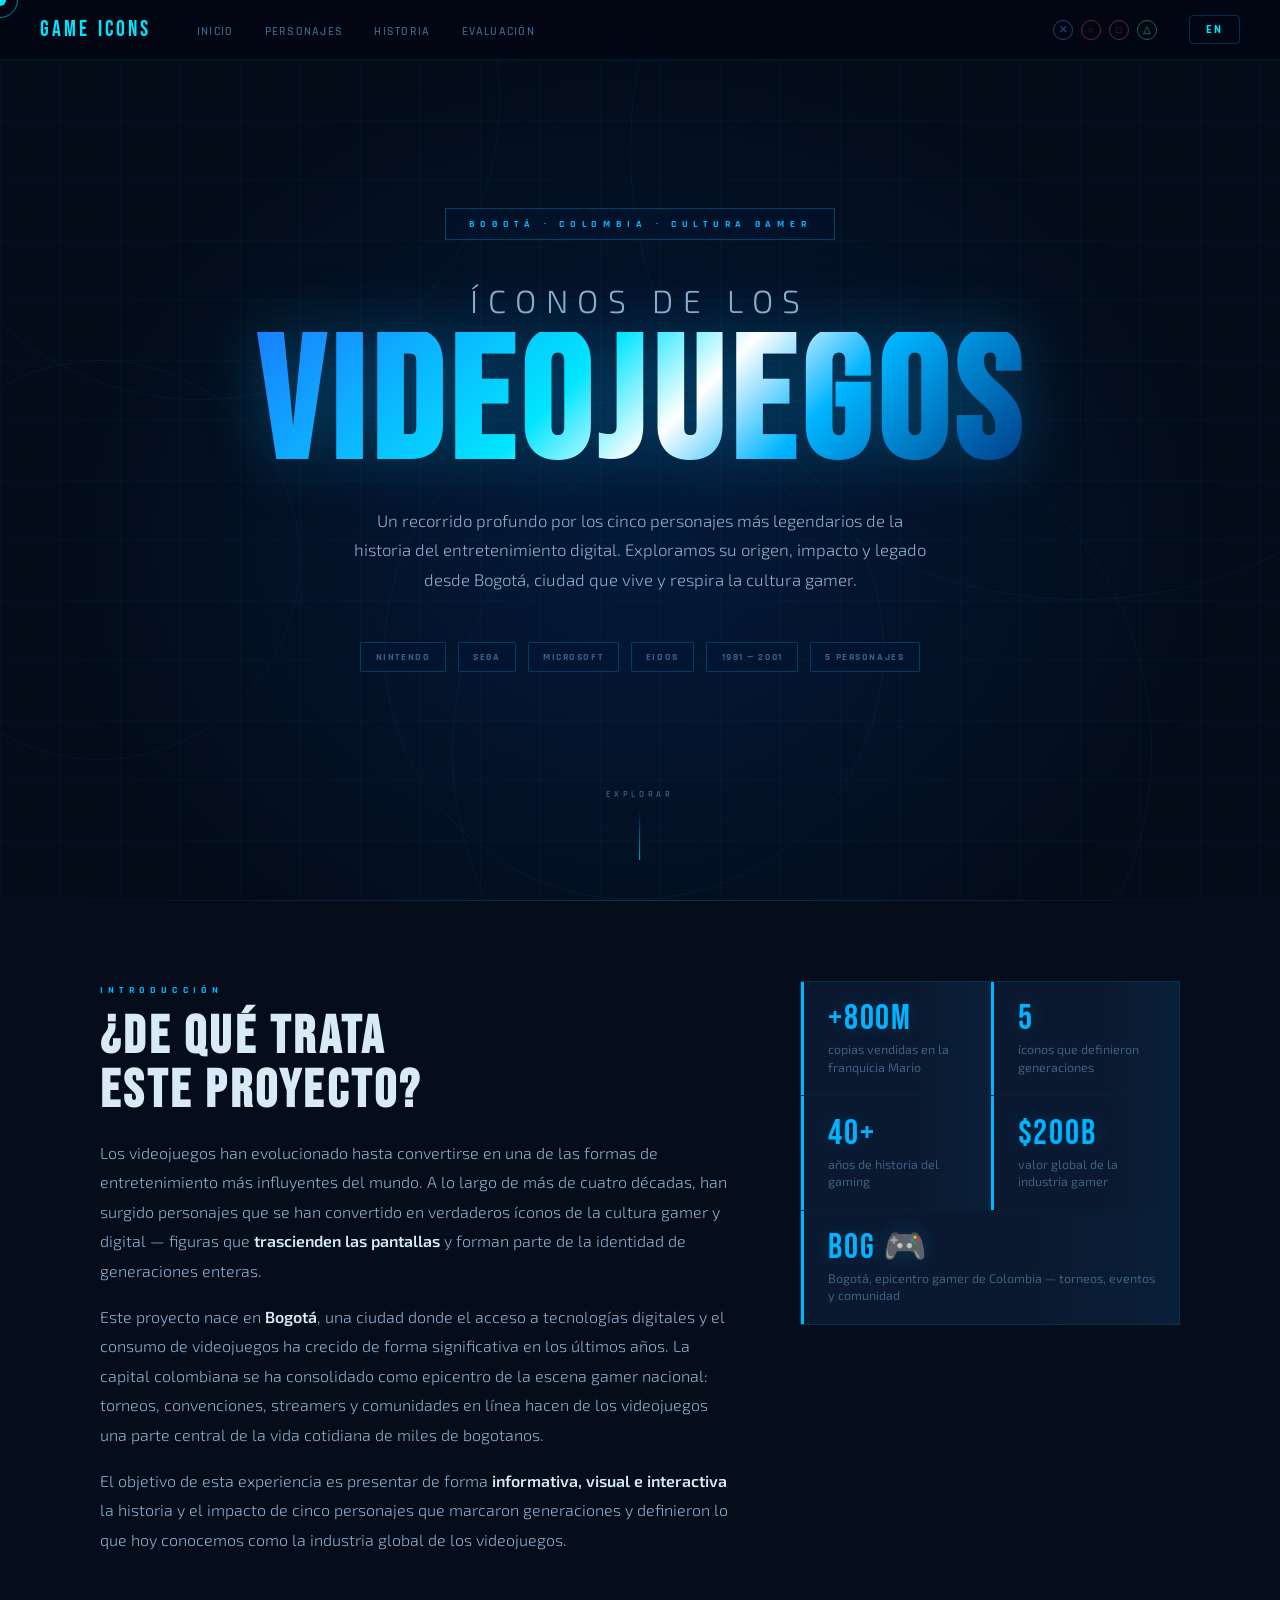
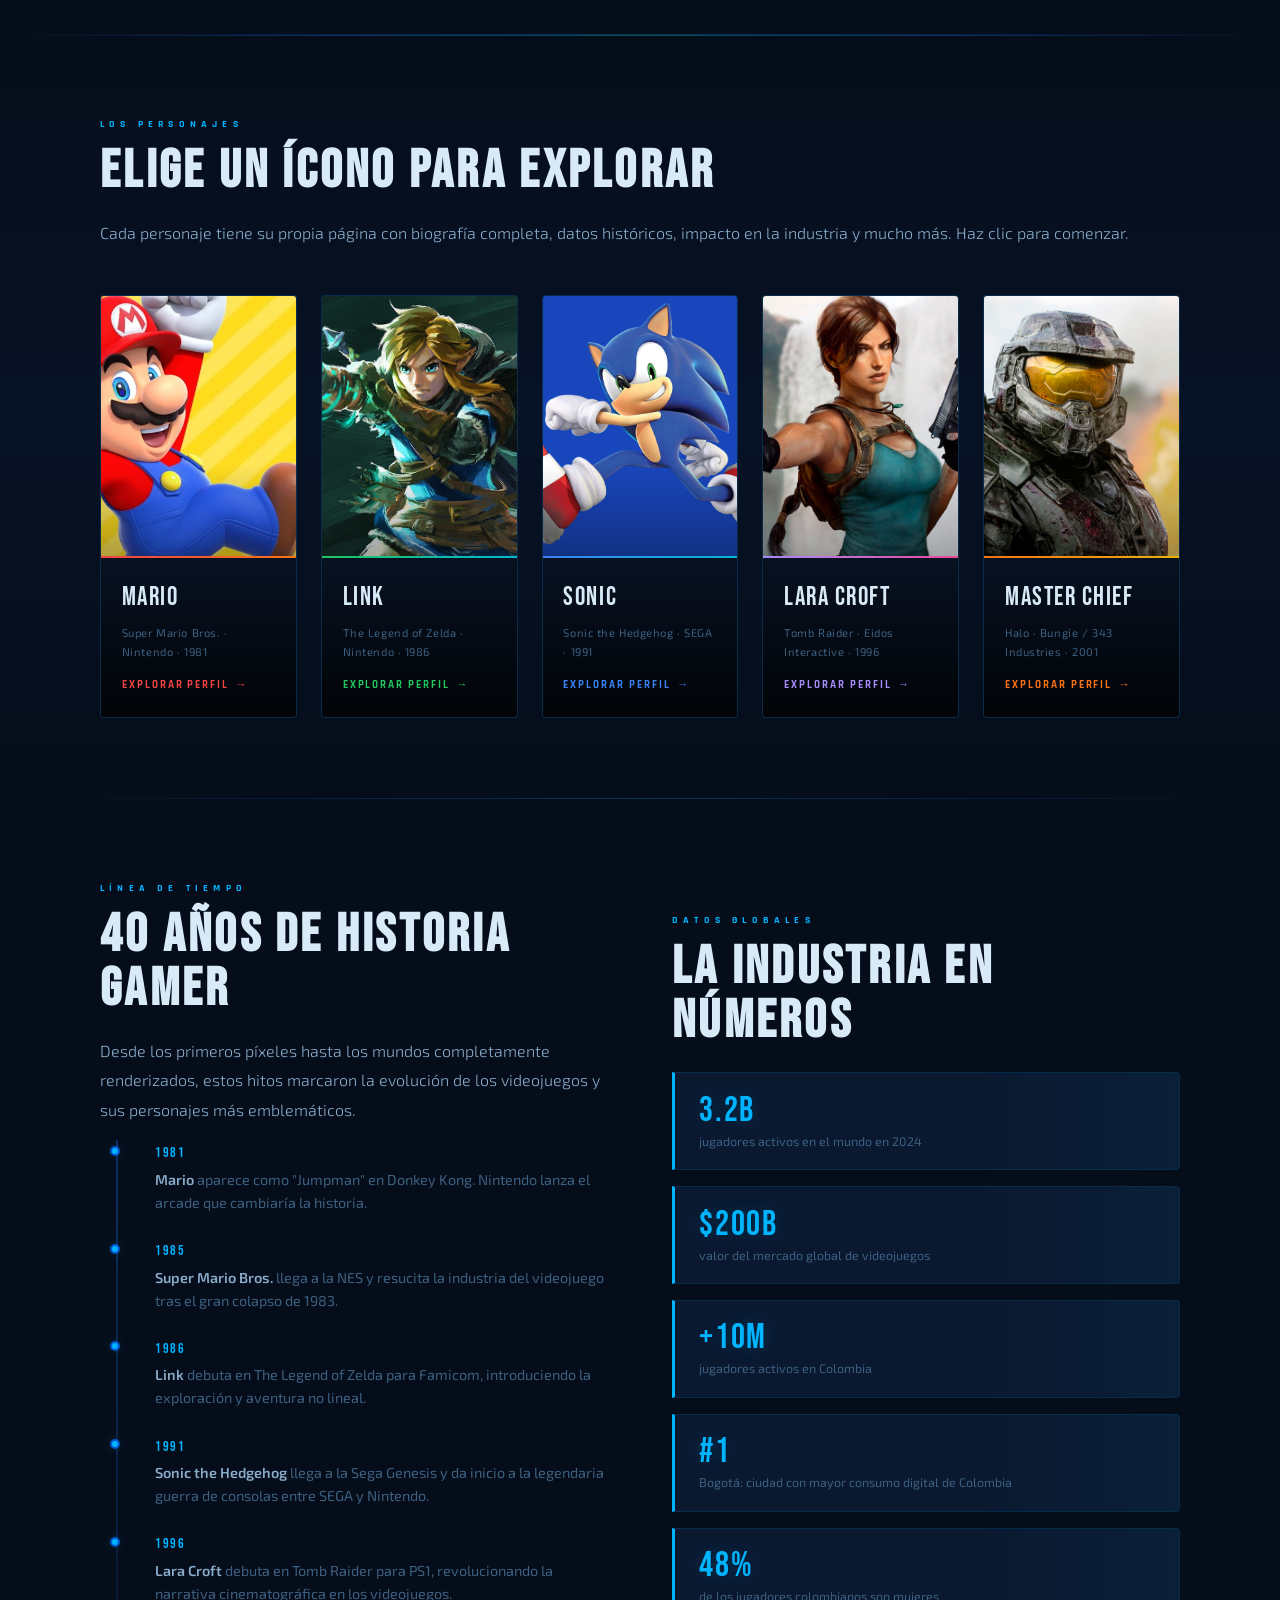
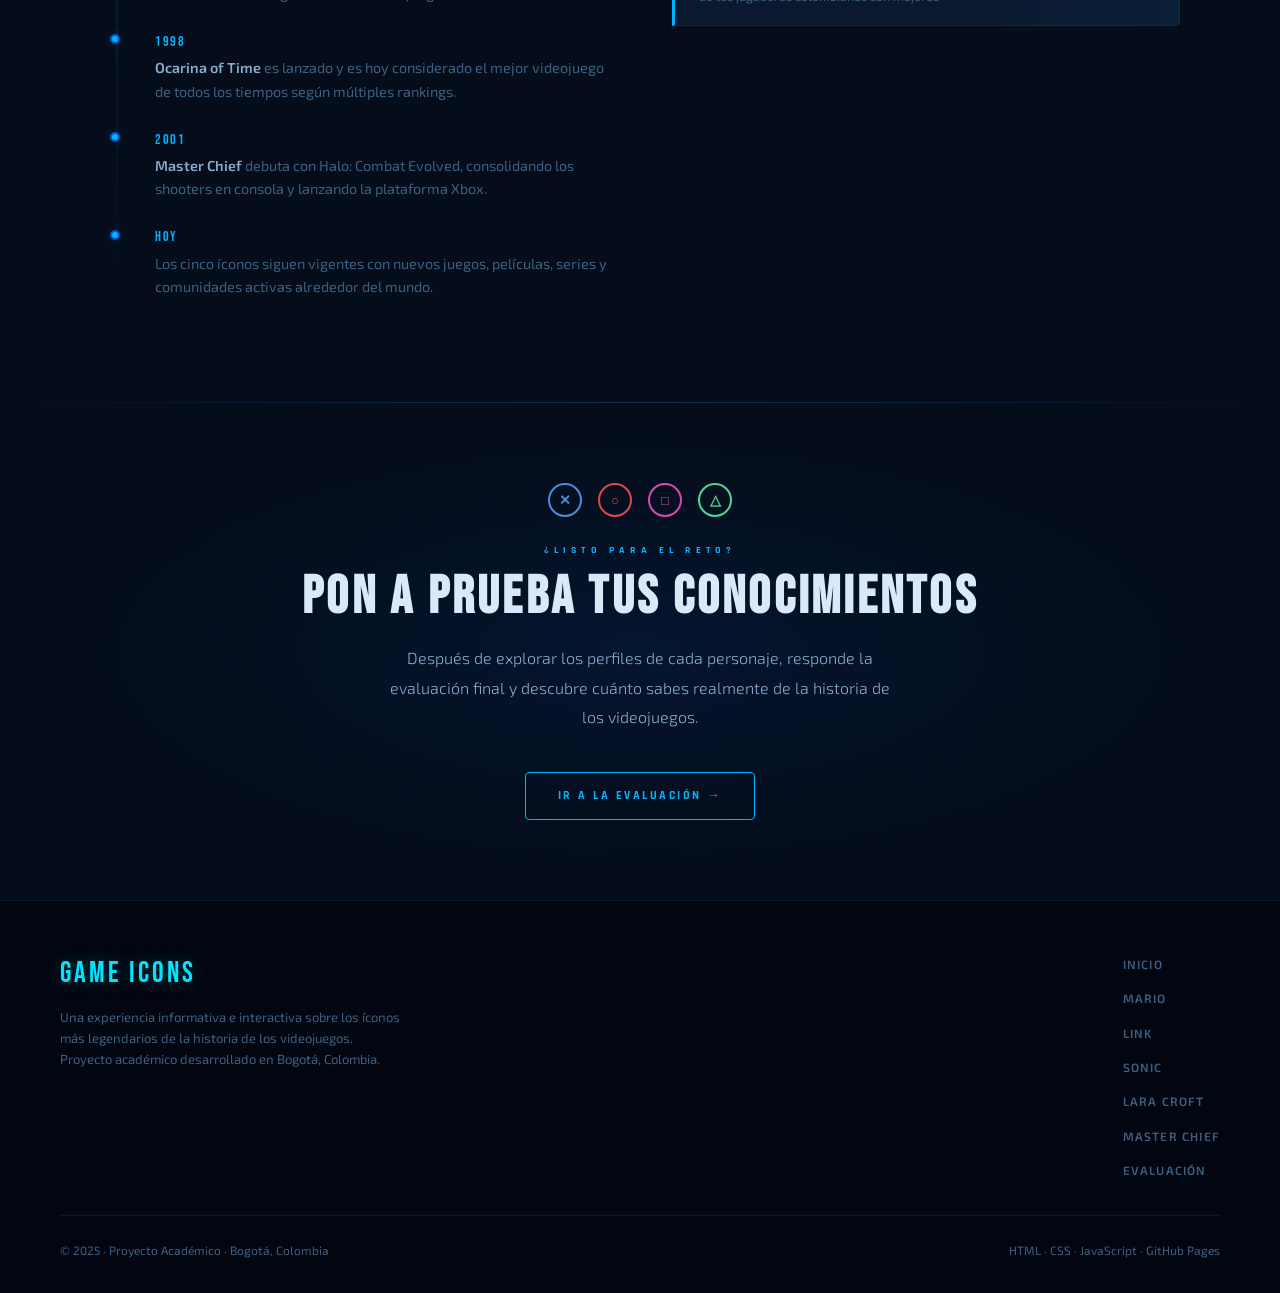
<file: index.html>
<!DOCTYPE html>
<html lang="es">
<head>
  <meta charset="UTF-8"/>
  <meta name="viewport" content="width=device-width, initial-scale=1.0"/>
  <title>Íconos de los Videojuegos — Bogotá</title>
  <link rel="stylesheet" href="style.css"/>
  <style>
    /* ── HERO ── */
    .hero {
      min-height: 100vh;
      display: flex; flex-direction: column;
      align-items: center; justify-content: center;
      text-align: center;
      padding: calc(var(--nav-h) + 3rem) 2.5rem 5rem;
      position: relative;
    }
    .hero-grid-lines {
      position: absolute; inset: 0; overflow: hidden; pointer-events: none;
    }
    .hero-grid-lines::before {
      content: '';
      position: absolute; inset: 0;
      background-image:
        linear-gradient(rgba(0,180,255,0.04) 1px, transparent 1px),
        linear-gradient(90deg, rgba(0,180,255,0.04) 1px, transparent 1px);
      background-size: 60px 60px;
      animation: grid-drift 25s linear infinite;
    }
    .hero-grid-lines::after {
      content: '';
      position: absolute; inset: 0;
      background: radial-gradient(ellipse at 50% 60%, rgba(0,85,204,0.18) 0%, transparent 65%);
    }
    @keyframes grid-drift { to { background-position: 60px 60px; } }

    .hero-eyebrow {
      font-family: 'Rajdhani', sans-serif;
      font-size: 0.65rem; font-weight: 700;
      letter-spacing: 0.55em; text-transform: uppercase;
      color: var(--blue-4);
      border: 1px solid rgba(0,180,255,0.3);
      padding: 0.35rem 1.4rem;
      margin-bottom: 2rem;
      position: relative; z-index: 2;
      animation: fadeUp 0.8s ease both;
      background: rgba(0,20,50,0.4);
      backdrop-filter: blur(4px);
    }
    .hero h1 {
      position: relative; z-index: 2;
      margin-bottom: 1.5rem;
      animation: fadeUp 1s ease 0.15s both;
    }
    .hero h1 .line1 {
      font-family: 'Exo 2', sans-serif;
      font-size: clamp(1.2rem, 3vw, 2rem);
      font-weight: 300;
      letter-spacing: 0.3em;
      text-transform: uppercase;
      color: var(--text-mid);
      display: block;
      margin-bottom: 0.3rem;
    }
    .hero h1 .line2 {
      font-family: 'Bebas Neue', sans-serif;
      font-size: clamp(4.5rem, 14vw, 11rem);
      letter-spacing: 0.04em;
      line-height: 0.85;
      display: block;
      background: linear-gradient(135deg, #1a7fff 0%, #00e5ff 40%, #ffffff 55%, #00b4ff 70%, #003580 100%);
      -webkit-background-clip: text;
      -webkit-text-fill-color: transparent;
      background-clip: text;
      filter: drop-shadow(0 0 30px rgba(0,180,255,0.3));
    }
    .hero-sub {
      max-width: 580px;
      color: var(--text-mid);
      font-size: 1.05rem;
      font-weight: 300;
      line-height: 1.75;
      margin-bottom: 3rem;
      position: relative; z-index: 2;
      animation: fadeUp 1s ease 0.3s both;
    }
    .hero-badges {
      display: flex; flex-wrap: wrap; gap: 0.75rem;
      justify-content: center;
      margin-bottom: 3rem;
      position: relative; z-index: 2;
      animation: fadeUp 1s ease 0.45s both;
    }
    .badge {
      font-family: 'Rajdhani', sans-serif;
      font-size: 0.65rem; font-weight: 700;
      letter-spacing: 0.15em; text-transform: uppercase;
      padding: 0.3rem 0.9rem;
      border: 1px solid var(--border-2);
      color: var(--text-muted);
      background: rgba(0,20,50,0.5);
      border-radius: 2px;
      transition: border-color var(--transition), color var(--transition);
    }
    .badge:hover { border-color: var(--accent); color: var(--accent); }
    .hero-scroll {
      position: absolute; bottom: 2.5rem; left: 50%;
      transform: translateX(-50%);
      z-index: 2;
      display: flex; flex-direction: column; align-items: center; gap: 0.5rem;
    }
    .scroll-line {
      width: 1px; height: 50px;
      background: linear-gradient(to bottom, transparent, var(--blue-4));
      animation: scrollLine 2s ease-in-out infinite;
    }
    .scroll-label {
      font-size: 0.58rem; letter-spacing: 0.4em;
      color: var(--text-muted); text-transform: uppercase;
      font-family: 'Rajdhani', sans-serif; font-weight: 600;
    }
    @keyframes scrollLine { 0%,100%{opacity:0.3} 50%{opacity:1} }
    @keyframes fadeUp { from{opacity:0;transform:translateY(24px)} to{opacity:1;transform:translateY(0)} }

    /* ── INTRO ── */
    .intro-layout {
      display: grid;
      grid-template-columns: 1fr 380px;
      gap: 4rem; align-items: start;
    }
    @media(max-width:900px){ .intro-layout { grid-template-columns: 1fr; gap: 2.5rem; } }
    .intro-body p + p { margin-top: 1.1rem; }
    .stat-grid { display: grid; grid-template-columns: 1fr 1fr; gap: 1px; background: var(--border); border: 1px solid var(--border); }
    .stat-grid .stat-box { border-radius: 0; border: none; border-left: 3px solid var(--blue-4); }

    /* ── CHARACTERS SECTION ── */
    .chars-section {
      background: linear-gradient(180deg, var(--bg) 0%, var(--bg-mid) 50%, var(--bg) 100%);
      position: relative;
    }
    .chars-section::before {
      content: '';
      position: absolute; top: 0; left: 0; right: 0; height: 1px;
      background: linear-gradient(90deg, transparent, var(--blue-3), var(--accent), var(--blue-3), transparent);
      opacity: 0.3;
    }

    /* ── TIMELINE ── */
    .timeline {
      position: relative;
      margin-top: 1rem;
    }
    .timeline::before {
      content: '';
      position: absolute; left: 16px; top: 0; bottom: 0; width: 2px;
      background: linear-gradient(to bottom, var(--blue-3), transparent);
      opacity: 0.3;
    }
    .tl-item {
      display: grid;
      grid-template-columns: 36px 1fr;
      gap: 1.2rem;
      margin-bottom: 1.5rem;
      align-items: start;
    }
    .tl-dot {
      width: 10px; height: 10px;
      border-radius: 50%;
      background: var(--blue-4);
      border: 2px solid var(--blue-2);
      margin-top: 0.35rem;
      margin-left: 10px;
      box-shadow: 0 0 10px var(--blue-glow);
      flex-shrink: 0;
    }
    .tl-year {
      font-family: 'Bebas Neue', sans-serif;
      font-size: 0.9rem;
      letter-spacing: 0.1em;
      color: var(--blue-4);
    }
    .tl-text {
      font-size: 0.9rem;
      color: var(--text-muted);
      line-height: 1.6;
      margin-top: 0.15rem;
    }
    .tl-text strong { color: var(--text-mid); font-weight: 600; }

    /* ── QUIZ CTA ── */
    .quiz-cta {
      text-align: center;
      background: radial-gradient(ellipse at center, rgba(0,85,204,0.12) 0%, transparent 65%);
      padding: 5rem 2.5rem;
      position: relative;
    }
    .cta-ps-symbols {
      display: flex; gap: 1rem; justify-content: center;
      margin-bottom: 1.5rem;
    }
    .cta-sym {
      width: 34px; height: 34px;
      border-radius: 50%; border: 2px solid;
      display: flex; align-items: center; justify-content: center;
      font-size: 0.85rem; font-weight: 700;
      animation: symPulse 3s ease-in-out infinite;
    }
    .cta-sym:nth-child(1) { border-color:#4a90d9; color:#4a90d9; animation-delay:0s; }
    .cta-sym:nth-child(2) { border-color:#d94a4a; color:#d94a4a; animation-delay:0.4s; }
    .cta-sym:nth-child(3) { border-color:#d94aae; color:#d94aae; animation-delay:0.8s; }
    .cta-sym:nth-child(4) { border-color:#4ad994; color:#4ad994; animation-delay:1.2s; }
    @keyframes symPulse {
      0%,100%{transform:scale(1); box-shadow:none}
      50%{transform:scale(1.15); box-shadow:0 0 18px currentColor}
    }
  </style>
</head>
<body>

<!-- PS4 BG -->
<div id="ps-bg">
  <div class="ps-wave"></div>
  <div class="ps-wave"></div>
  <div class="ps-wave"></div>
  <div class="ps-wave"></div>
  <div class="ps-wave"></div>
</div>

<!-- CURSOR -->
<div id="cursor"></div>
<div id="cursor-ring"></div>

<!-- BACK TO TOP -->
<button id="back-top" aria-label="Volver arriba">↑</button>

<div id="page-wrap">

<!-- NAV -->
<nav>
  <a class="nav-logo" href="index.html">GAME ICONS</a>
  <ul class="nav-links">
    <li><a href="#intro"      data-es="Inicio"      data-en="Home">Inicio</a></li>
    <li><a href="#personajes" data-es="Personajes"  data-en="Characters">Personajes</a></li>
    <li><a href="#historia"   data-es="Historia"    data-en="History">Historia</a></li>
    <li><a href="quiz.html"   data-es="Evaluación"  data-en="Quiz">Evaluación</a></li>
  </ul>
  <div class="nav-symbols">
    <div class="ps-sym ps-sym-x">✕</div>
    <div class="ps-sym ps-sym-o">○</div>
    <div class="ps-sym ps-sym-sq">□</div>
    <div class="ps-sym ps-sym-tri">△</div>
  </div>
  <button id="lang-btn">EN</button>
</nav>

<!-- HERO -->
<header class="hero">
  <div class="hero-grid-lines"></div>
  <div class="hero-eyebrow" data-es="BOGOTÁ · COLOMBIA · CULTURA GAMER" data-en="BOGOTÁ · COLOMBIA · GAMER CULTURE">BOGOTÁ · COLOMBIA · CULTURA GAMER</div>
  <h1>
    <span class="line1" data-es="Íconos de los" data-en="Icons of">Íconos de los</span>
    <span class="line2" data-es="Videojuegos" data-en="Video Games">Videojuegos</span>
  </h1>
  <p class="hero-sub" data-es="Un recorrido profundo por los cinco personajes más legendarios de la historia del entretenimiento digital. Exploramos su origen, impacto y legado desde Bogotá, ciudad que vive y respira la cultura gamer." data-en="A deep journey through the five most legendary characters in the history of digital entertainment. We explore their origin, impact, and legacy from Bogotá — a city that lives and breathes gamer culture.">
    Un recorrido profundo por los cinco personajes más legendarios de la historia del entretenimiento digital. Exploramos su origen, impacto y legado desde Bogotá, ciudad que vive y respira la cultura gamer.
  </p>
  <div class="hero-badges">
    <span class="badge" data-es="NINTENDO" data-en="NINTENDO">NINTENDO</span>
    <span class="badge" data-es="SEGA" data-en="SEGA">SEGA</span>
    <span class="badge" data-es="MICROSOFT" data-en="MICROSOFT">MICROSOFT</span>
    <span class="badge" data-es="EIDOS" data-en="EIDOS">EIDOS</span>
    <span class="badge" data-es="1981 — 2001" data-en="1981 — 2001">1981 — 2001</span>
    <span class="badge" data-es="5 PERSONAJES" data-en="5 CHARACTERS">5 PERSONAJES</span>
  </div>
  <div class="hero-scroll">
    <span class="scroll-label" data-es="Explorar" data-en="Explore">Explorar</span>
    <div class="scroll-line"></div>
  </div>
</header>

<div class="divider"></div>

<!-- INTRO -->
<section id="intro" class="wrap">
  <div class="intro-layout">
    <div class="intro-body">
      <div class="reveal">
        <span class="eyebrow" data-es="Introducción" data-en="Introduction">Introducción</span>
        <h2 class="section-title" data-es="¿De qué trata<br/>este proyecto?" data-en="What is this<br/>project about?">¿De qué trata<br/>este proyecto?</h2>
      </div>
      <div class="reveal delay-1">
        <p class="body-text" data-es="Los videojuegos han evolucionado hasta convertirse en una de las formas de entretenimiento más influyentes del mundo. A lo largo de más de cuatro décadas, han surgido personajes que se han convertido en verdaderos íconos de la cultura gamer y digital — figuras que <strong>trascienden las pantallas</strong> y forman parte de la identidad de generaciones enteras." data-en="Video games have evolved into one of the most influential forms of entertainment in the world. Over more than four decades, characters have emerged that have become true icons of gamer and digital culture — figures that <strong>transcend screens</strong> and form part of the identity of entire generations.">
          Los videojuegos han evolucionado hasta convertirse en una de las formas de entretenimiento más influyentes del mundo. A lo largo de más de cuatro décadas, han surgido personajes que se han convertido en verdaderos íconos de la cultura gamer y digital — figuras que <strong>trascienden las pantallas</strong> y forman parte de la identidad de generaciones enteras.
        </p>
        <p class="body-text" style="margin-top:1rem;" data-es="Este proyecto nace en <strong>Bogotá</strong>, una ciudad donde el acceso a tecnologías digitales y el consumo de videojuegos ha crecido de forma significativa en los últimos años. La capital colombiana se ha consolidado como epicentro de la escena gamer nacional: torneos, convenciones, streamers y comunidades en línea hacen de los videojuegos una parte central de la vida cotidiana de miles de bogotanos." data-en="This project is born in <strong>Bogotá</strong>, a city where access to digital technologies and video game consumption has grown significantly in recent years. The Colombian capital has established itself as the epicenter of the national gamer scene: tournaments, conventions, streamers, and online communities make video games a central part of daily life for thousands of bogotanos.">
          Este proyecto nace en <strong>Bogotá</strong>, una ciudad donde el acceso a tecnologías digitales y el consumo de videojuegos ha crecido de forma significativa en los últimos años. La capital colombiana se ha consolidado como epicentro de la escena gamer nacional: torneos, convenciones, streamers y comunidades en línea hacen de los videojuegos una parte central de la vida cotidiana de miles de bogotanos.
        </p>
        <p class="body-text" style="margin-top:1rem;" data-es="El objetivo de esta experiencia es presentar de forma <strong>informativa, visual e interactiva</strong> la historia y el impacto de cinco personajes que marcaron generaciones y definieron lo que hoy conocemos como la industria global de los videojuegos." data-en="The goal of this experience is to present in an <strong>informative, visual, and interactive</strong> way the history and impact of five characters who defined generations and shaped what we know today as the global video game industry.">
          El objetivo de esta experiencia es presentar de forma <strong>informativa, visual e interactiva</strong> la historia y el impacto de cinco personajes que marcaron generaciones y definieron lo que hoy conocemos como la industria global de los videojuegos.
        </p>
      </div>
    </div>
    <div class="reveal delay-2">
      <div class="stat-grid">
        <div class="stat-box">
          <div class="stat-num">+800M</div>
          <div class="stat-label" data-es="copias vendidas en la franquicia Mario" data-en="copies sold in the Mario franchise">copias vendidas en la franquicia Mario</div>
        </div>
        <div class="stat-box">
          <div class="stat-num">5</div>
          <div class="stat-label" data-es="íconos que definieron generaciones" data-en="icons that defined generations">íconos que definieron generaciones</div>
        </div>
        <div class="stat-box">
          <div class="stat-num">40+</div>
          <div class="stat-label" data-es="años de historia del gaming" data-en="years of gaming history">años de historia del gaming</div>
        </div>
        <div class="stat-box">
          <div class="stat-num">$200B</div>
          <div class="stat-label" data-es="valor global de la industria gamer" data-en="global value of the gaming industry">valor global de la industria gamer</div>
        </div>
        <div class="stat-box" style="grid-column: span 2;">
          <div class="stat-num">BOG 🎮</div>
          <div class="stat-label" data-es="Bogotá, epicentro gamer de Colombia — torneos, eventos y comunidad" data-en="Bogotá, gaming epicenter of Colombia — tournaments, events, and community">Bogotá, epicentro gamer de Colombia — torneos, eventos y comunidad</div>
        </div>
      </div>
    </div>
  </div>
</section>

<div class="divider"></div>

<!-- CHARACTERS -->
<section id="personajes" class="chars-section">
  <div class="wrap">
    <div class="reveal">
      <span class="eyebrow" data-es="Los Personajes" data-en="The Characters">Los Personajes</span>
      <h2 class="section-title" data-es="Elige un ícono para explorar" data-en="Choose an icon to explore">Elige un ícono para explorar</h2>
      <p class="body-text" data-es="Cada personaje tiene su propia página con biografía completa, datos históricos, impacto en la industria y mucho más. Haz clic para comenzar." data-en="Each character has their own page with full biography, historical data, industry impact, and much more. Click to begin.">Cada personaje tiene su propia página con biografía completa, datos históricos, impacto en la industria y mucho más. Haz clic para comenzar.</p>
    </div>
    <div class="char-cards">
      <a href="mario.html" class="char-card card-mario reveal delay-1">
        <div class="card-img"><img src="mario.jpg" alt="Mario" loading="lazy"/></div>
        <div class="card-stripe"></div>
        <div class="card-body">
          <div class="card-name">Mario</div>
          <div class="card-game">Super Mario Bros. · Nintendo · 1981</div>
          <div class="card-cta" data-es="Explorar perfil" data-en="Explore profile">Explorar perfil</div>
        </div>
      </a>
      <a href="link.html" class="char-card card-link reveal delay-2">
        <div class="card-img"><img src="link.jpg" alt="Link" loading="lazy"/></div>
        <div class="card-stripe"></div>
        <div class="card-body">
          <div class="card-name">Link</div>
          <div class="card-game">The Legend of Zelda · Nintendo · 1986</div>
          <div class="card-cta" data-es="Explorar perfil" data-en="Explore profile">Explorar perfil</div>
        </div>
      </a>
      <a href="sonic.html" class="char-card card-sonic reveal delay-3">
        <div class="card-img"><img src="sonic.jpg" alt="Sonic" loading="lazy"/></div>
        <div class="card-stripe"></div>
        <div class="card-body">
          <div class="card-name">Sonic</div>
          <div class="card-game">Sonic the Hedgehog · SEGA · 1991</div>
          <div class="card-cta" data-es="Explorar perfil" data-en="Explore profile">Explorar perfil</div>
        </div>
      </a>
      <a href="lara.html" class="char-card card-lara reveal delay-4">
        <div class="card-img"><img src="lara.jpg" alt="Lara Croft" loading="lazy"/></div>
        <div class="card-stripe"></div>
        <div class="card-body">
          <div class="card-name">Lara Croft</div>
          <div class="card-game">Tomb Raider · Eidos Interactive · 1996</div>
          <div class="card-cta" data-es="Explorar perfil" data-en="Explore profile">Explorar perfil</div>
        </div>
      </a>
      <a href="master.html" class="char-card card-master reveal delay-1">
        <div class="card-img"><img src="master.png" alt="Master Chief" loading="lazy"/></div>
        <div class="card-stripe"></div>
        <div class="card-body">
          <div class="card-name">Master Chief</div>
          <div class="card-game">Halo · Bungie / 343 Industries · 2001</div>
          <div class="card-cta" data-es="Explorar perfil" data-en="Explore profile">Explorar perfil</div>
        </div>
      </a>
    </div>
  </div>
</section>

<div class="divider"></div>

<!-- TIMELINE -->
<section id="historia" class="wrap">
  <div style="display:grid; grid-template-columns:1fr 1fr; gap:4rem; align-items:start;">
    <div>
      <div class="reveal">
        <span class="eyebrow" data-es="Línea de Tiempo" data-en="Timeline">Línea de Tiempo</span>
        <h2 class="section-title" data-es="40 años de historia gamer" data-en="40 years of gaming history">40 años de historia gamer</h2>
        <p class="body-text" data-es="Desde los primeros píxeles hasta los mundos completamente renderizados, estos hitos marcaron la evolución de los videojuegos y sus personajes más emblemáticos." data-en="From the first pixels to fully rendered worlds, these milestones marked the evolution of video games and their most iconic characters.">Desde los primeros píxeles hasta los mundos completamente renderizados, estos hitos marcaron la evolución de los videojuegos y sus personajes más emblemáticos.</p>
      </div>
      <div class="timeline reveal delay-1">
        <div class="tl-item">
          <div><div class="tl-dot"></div></div>
          <div><div class="tl-year">1981</div><div class="tl-text"><strong>Mario</strong> aparece como "Jumpman" en Donkey Kong. Nintendo lanza el arcade que cambiaría la historia.</div></div>
        </div>
        <div class="tl-item">
          <div><div class="tl-dot"></div></div>
          <div><div class="tl-year">1985</div><div class="tl-text"><strong>Super Mario Bros.</strong> llega a la NES y resucita la industria del videojuego tras el gran colapso de 1983.</div></div>
        </div>
        <div class="tl-item">
          <div><div class="tl-dot"></div></div>
          <div><div class="tl-year">1986</div><div class="tl-text"><strong>Link</strong> debuta en The Legend of Zelda para Famicom, introduciendo la exploración y aventura no lineal.</div></div>
        </div>
        <div class="tl-item">
          <div><div class="tl-dot"></div></div>
          <div><div class="tl-year">1991</div><div class="tl-text"><strong>Sonic the Hedgehog</strong> llega a la Sega Genesis y da inicio a la legendaria guerra de consolas entre SEGA y Nintendo.</div></div>
        </div>
        <div class="tl-item">
          <div><div class="tl-dot"></div></div>
          <div><div class="tl-year">1996</div><div class="tl-text"><strong>Lara Croft</strong> debuta en Tomb Raider para PS1, revolucionando la narrativa cinematográfica en los videojuegos.</div></div>
        </div>
        <div class="tl-item">
          <div><div class="tl-dot"></div></div>
          <div><div class="tl-year">1998</div><div class="tl-text"><strong>Ocarina of Time</strong> es lanzado y es hoy considerado el mejor videojuego de todos los tiempos según múltiples rankings.</div></div>
        </div>
        <div class="tl-item">
          <div><div class="tl-dot"></div></div>
          <div><div class="tl-year">2001</div><div class="tl-text"><strong>Master Chief</strong> debuta con Halo: Combat Evolved, consolidando los shooters en consola y lanzando la plataforma Xbox.</div></div>
        </div>
        <div class="tl-item">
          <div><div class="tl-dot"></div></div>
          <div><div class="tl-year">Hoy</div><div class="tl-text">Los cinco íconos siguen vigentes con nuevos juegos, películas, series y comunidades activas alrededor del mundo.</div></div>
        </div>
      </div>
    </div>
    <div class="reveal delay-2" style="padding-top:2rem;">
      <span class="eyebrow" data-es="Datos Globales" data-en="Global Data">Datos Globales</span>
      <h2 class="section-title" data-es="La industria en números" data-en="The industry in numbers">La industria en números</h2>
      <div style="display:flex; flex-direction:column; gap:1rem; margin-top:1.5rem;">
        <div class="stat-box">
          <div class="stat-num">3.2B</div>
          <div class="stat-label" data-es="jugadores activos en el mundo en 2024" data-en="active players worldwide in 2024">jugadores activos en el mundo en 2024</div>
        </div>
        <div class="stat-box">
          <div class="stat-num">$200B</div>
          <div class="stat-label" data-es="valor del mercado global de videojuegos" data-en="global video game market value">valor del mercado global de videojuegos</div>
        </div>
        <div class="stat-box">
          <div class="stat-num">+10M</div>
          <div class="stat-label" data-es="jugadores activos en Colombia" data-en="active players in Colombia">jugadores activos en Colombia</div>
        </div>
        <div class="stat-box">
          <div class="stat-num">#1</div>
          <div class="stat-label" data-es="Bogotá: ciudad con mayor consumo digital de Colombia" data-en="Bogotá: city with highest digital consumption in Colombia">Bogotá: ciudad con mayor consumo digital de Colombia</div>
        </div>
        <div class="stat-box">
          <div class="stat-num">48%</div>
          <div class="stat-label" data-es="de los jugadores colombianos son mujeres" data-en="of Colombian gamers are women">de los jugadores colombianos son mujeres</div>
        </div>
      </div>
    </div>
  </div>
</section>

<div class="divider"></div>

<!-- QUIZ CTA -->
<section class="quiz-cta">
  <div class="cta-ps-symbols">
    <div class="cta-sym">✕</div>
    <div class="cta-sym">○</div>
    <div class="cta-sym">□</div>
    <div class="cta-sym">△</div>
  </div>
  <div class="reveal">
    <span class="eyebrow" data-es="¿Listo para el reto?" data-en="Ready for the challenge?">¿Listo para el reto?</span>
    <h2 class="section-title" data-es="Pon a prueba tus conocimientos" data-en="Test your knowledge">Pon a prueba tus conocimientos</h2>
    <p class="body-text" style="margin: 0 auto 2.5rem; max-width:500px;" data-es="Después de explorar los perfiles de cada personaje, responde la evaluación final y descubre cuánto sabes realmente de la historia de los videojuegos." data-en="After exploring each character's profile, take the final quiz and find out how much you really know about video game history.">
      Después de explorar los perfiles de cada personaje, responde la evaluación final y descubre cuánto sabes realmente de la historia de los videojuegos.
    </p>
    <a href="quiz.html" class="btn" data-es="IR A LA EVALUACIÓN →" data-en="GO TO QUIZ →">IR A LA EVALUACIÓN →</a>
  </div>
</section>

<!-- FOOTER -->
<footer>
  <div class="footer-inner">
    <div>
      <div class="footer-logo">GAME ICONS</div>
      <p class="footer-desc" data-es="Una experiencia informativa e interactiva sobre los íconos más legendarios de la historia de los videojuegos. Proyecto académico desarrollado en Bogotá, Colombia." data-en="An informative and interactive experience about the most legendary icons in video game history. Academic project developed in Bogotá, Colombia.">Una experiencia informativa e interactiva sobre los íconos más legendarios de la historia de los videojuegos. Proyecto académico desarrollado en Bogotá, Colombia.</p>
    </div>
    <ul class="footer-nav">
      <li><a href="index.html" data-es="Inicio" data-en="Home">Inicio</a></li>
      <li><a href="mario.html">Mario</a></li>
      <li><a href="link.html">Link</a></li>
      <li><a href="sonic.html">Sonic</a></li>
      <li><a href="lara.html">Lara Croft</a></li>
      <li><a href="master.html">Master Chief</a></li>
      <li><a href="quiz.html" data-es="Evaluación" data-en="Quiz">Evaluación</a></li>
    </ul>
  </div>
  <div class="footer-bottom">
    <span data-es="© 2025 · Proyecto Académico · Bogotá, Colombia" data-en="© 2025 · Academic Project · Bogotá, Colombia">© 2025 · Proyecto Académico · Bogotá, Colombia</span>
    <span data-es="HTML · CSS · JavaScript · GitHub Pages" data-en="HTML · CSS · JavaScript · GitHub Pages">HTML · CSS · JavaScript · GitHub Pages</span>
  </div>
</footer>

</div><!-- /page-wrap -->
<script src="global.js"></script>
</body>
</html>
</file>
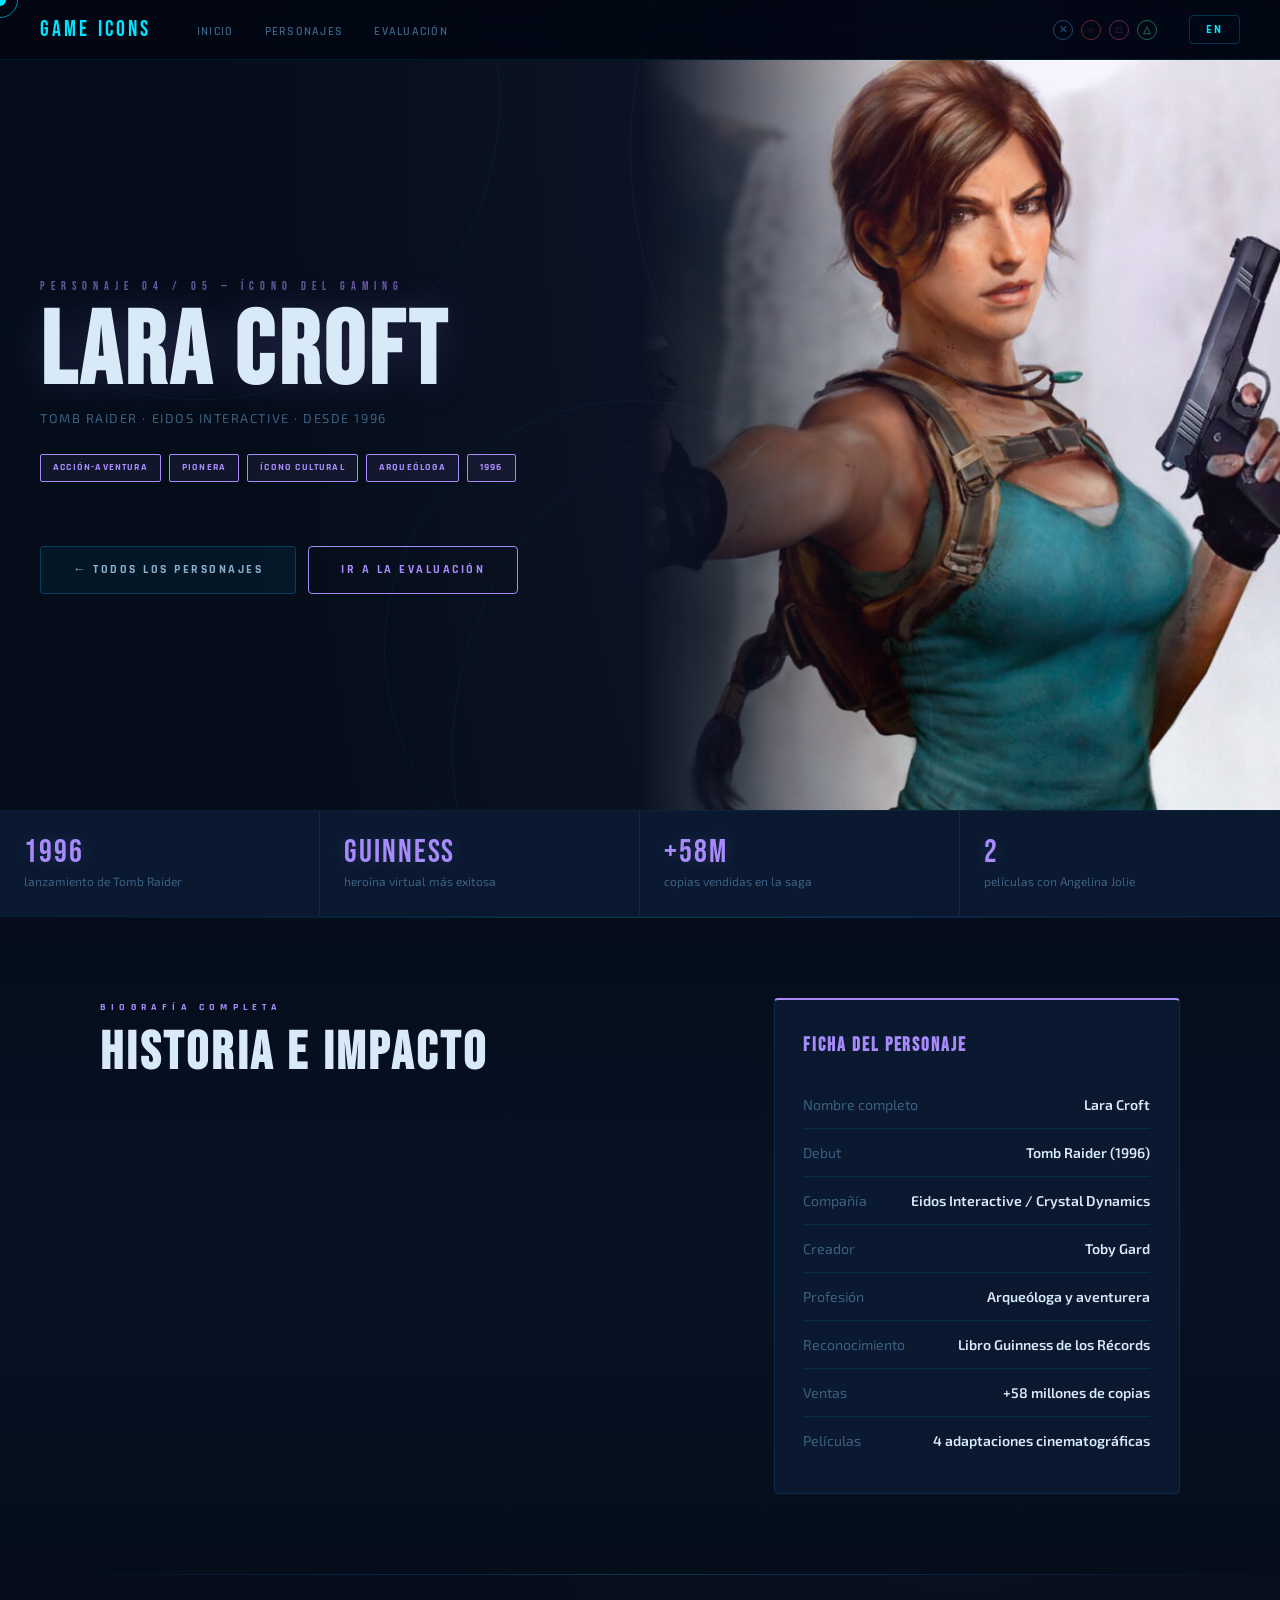
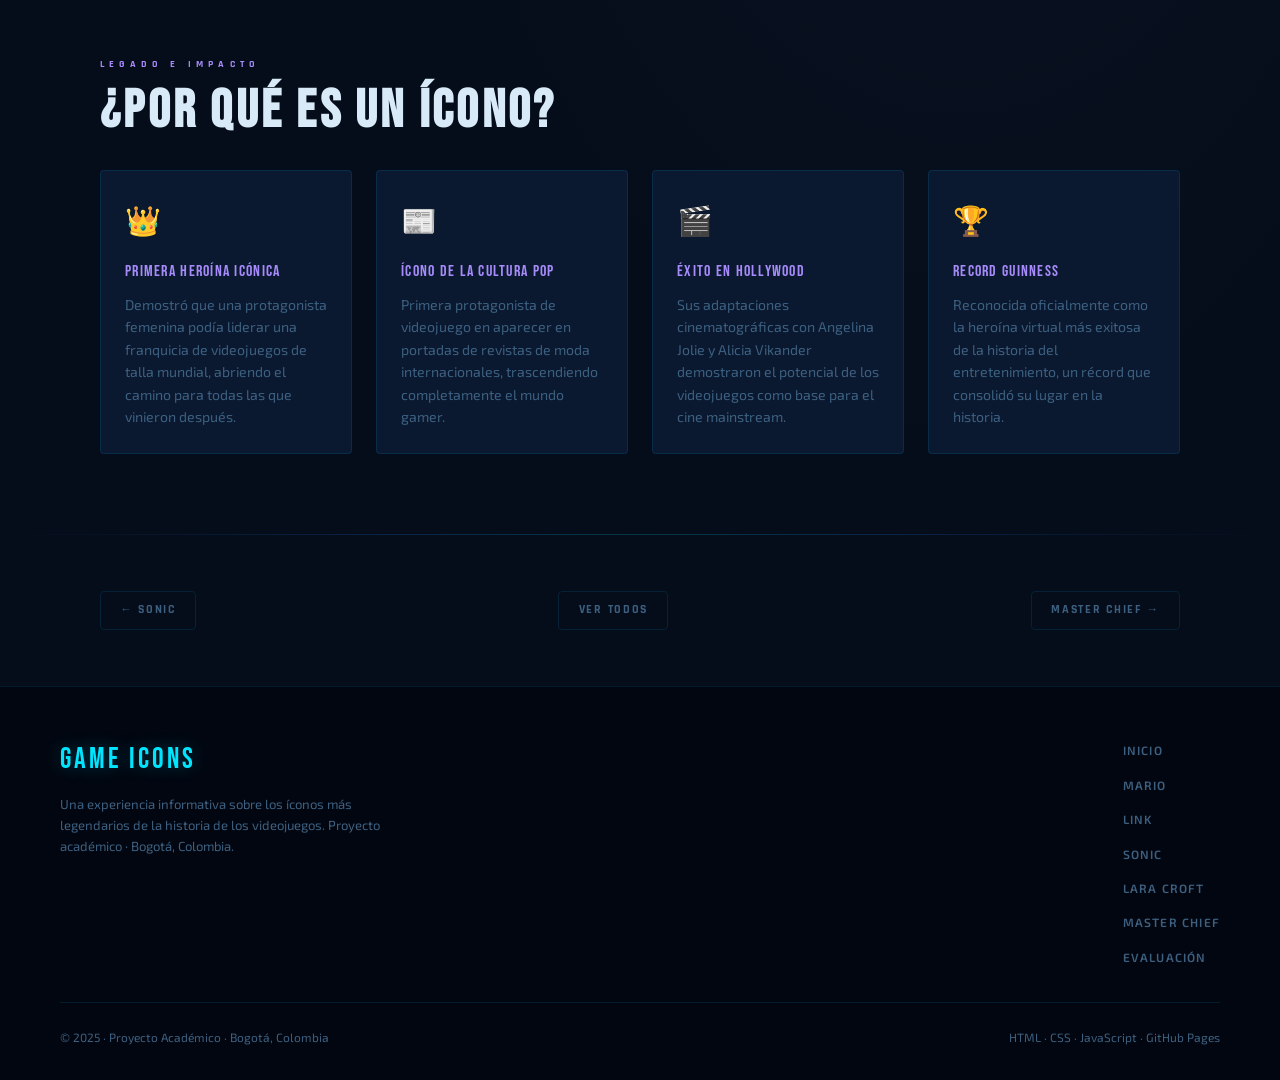
<file: lara.html>
<!DOCTYPE html>
<html lang="es">
<head>
  <meta charset="UTF-8"/>
  <meta name="viewport" content="width=device-width, initial-scale=1.0"/>
  <title>Lara Croft — Íconos de los Videojuegos</title>
  <link rel="stylesheet" href="style.css"/>
  <style>
    :root { --char-color:#a78bfa; --char-color2:#ec4899; --char-glow:rgba(167,139,250,0.2); }
    body { background: radial-gradient(ellipse at 75% 0%, rgba(167,139,250,0.08) 0%, transparent 55%), var(--bg); }

    .char-hero {
      min-height: 90vh;
      display: grid;
      grid-template-columns: 1fr 1fr;
      gap: 0;
      padding-top: var(--nav-h);
      position: relative;
      overflow: hidden;
    }
    @media(max-width:768px){ .char-hero { grid-template-columns:1fr; min-height:auto; } }

    .char-hero-left {
      display: flex; flex-direction: column; justify-content: center;
      padding: 4rem 3rem 4rem 2.5rem;
      position: relative; z-index: 2;
    }
    @media(max-width:768px){ .char-hero-left { padding: 2.5rem 1.5rem; order:2; } }

    .char-hero-right {
      position: relative; overflow: hidden;
    }
    .char-hero-right img {
      width: 100%; height: 100%;
      object-fit: cover; object-position: top center;
      display: block;
      mask-image: linear-gradient(to left, black 50%, transparent 100%);
      -webkit-mask-image: linear-gradient(to left, black 50%, transparent 100%);
    }
    @media(max-width:768px){
      .char-hero-right { height: 320px; order:1; }
      .char-hero-right img { mask-image: linear-gradient(to bottom, black 60%, transparent 100%); -webkit-mask-image: linear-gradient(to bottom, black 60%, transparent 100%); }
    }
    .char-hero-right::after {
      content: '';
      position: absolute; inset: 0;
      background: radial-gradient(ellipse at 80% 30%, rgba(167,139,250,0.15) 0%, transparent 60%);
    }

    .char-number {
      font-family: 'Bebas Neue', sans-serif;
      font-size: 0.75rem; letter-spacing: 0.5em;
      color: var(--char-color); opacity: 0.6;
      margin-bottom: 0.75rem;
    }
    .char-name-display {
      font-family: 'Bebas Neue', sans-serif;
      font-size: clamp(3.5rem, 8vw, 7rem);
      letter-spacing: 0.04em; line-height: 0.88;
      color: var(--text);
      text-shadow: 0 0 40px var(--char-glow);
      margin-bottom: 0.5rem;
      animation: fadeUp 0.9s ease both;
    }
    @keyframes fadeUp { from{opacity:0;transform:translateY(20px)} to{opacity:1;transform:translateY(0)} }
    .char-franchise {
      font-family: 'Exo 2', sans-serif;
      font-size: 0.8rem; font-weight: 400;
      letter-spacing: 0.12em; text-transform: uppercase;
      color: var(--text-muted); margin-bottom: 1.5rem;
    }
    .char-tags-row { display:flex; flex-wrap:wrap; gap:0.5rem; margin-bottom: 2rem; }
    .ctag {
      font-family: 'Rajdhani', sans-serif;
      font-size: 0.62rem; font-weight: 700;
      letter-spacing: 0.12em; text-transform: uppercase;
      padding: 0.28rem 0.75rem;
      border: 1px solid var(--char-color);
      color: var(--char-color);
      background: rgba(167,139,250,0.08);
      border-radius: 2px;
    }
    .char-tagline {
      font-size: 1.05rem; font-weight: 300;
      color: var(--text-mid); line-height: 1.7;
      margin-bottom: 2rem; font-style: italic;
      border-left: 2px solid var(--char-color);
      padding-left: 1rem;
    }
    .hero-nav-btns { display:flex; gap:0.75rem; flex-wrap:wrap; }

    /* FACTS BAR */
    .facts-bar {
      display: grid;
      grid-template-columns: repeat(4, 1fr);
      border-top: 1px solid var(--border);
      border-bottom: 1px solid var(--border);
      position: relative; z-index: 2;
    }
    @media(max-width:600px){ .facts-bar { grid-template-columns: 1fr 1fr; } }
    .fact-cell {
      padding: 1.6rem 1.5rem;
      border-right: 1px solid var(--border);
      background: var(--bg-card);
      transition: background var(--transition);
    }
    .fact-cell:last-child { border-right: none; }
    .fact-cell:hover { background: var(--bg-hover); }
    .fact-num {
      font-family: 'Bebas Neue', sans-serif;
      font-size: 2rem; letter-spacing: 0.06em;
      color: var(--char-color);
      text-shadow: 0 0 18px var(--char-glow);
      line-height: 1;
    }
    .fact-label { font-size: 0.75rem; color: var(--text-muted); margin-top: 0.3rem; line-height: 1.4; }

    /* BIO */
    .bio-section { background: linear-gradient(180deg, var(--bg) 0%, var(--bg-mid) 50%, var(--bg) 100%); }
    .bio-grid {
      display: grid;
      grid-template-columns: 3fr 2fr;
      gap: 4rem; align-items: start;
    }
    @media(max-width:900px){ .bio-grid { grid-template-columns:1fr; gap:2.5rem; } }
    .bio-body p + p { margin-top: 1.1rem; }

    .info-card {
      background: var(--bg-card);
      border: 1px solid var(--border);
      border-top: 2px solid var(--char-color);
      padding: 1.8rem;
      border-radius: var(--radius);
      position: sticky; top: calc(var(--nav-h) + 1rem);
    }
    .info-card h3 {
      font-family: 'Bebas Neue', sans-serif;
      font-size: 1.2rem; letter-spacing: 0.1em;
      color: var(--char-color); margin-bottom: 1.2rem;
    }
    .info-row {
      display: flex; justify-content: space-between; align-items: start;
      padding: 0.7rem 0; border-bottom: 1px solid var(--border);
      gap: 1rem; font-size: 0.88rem;
    }
    .info-row:last-child { border-bottom: none; }
    .info-row .ik { color: var(--text-muted); font-weight: 400; flex-shrink: 0; }
    .info-row .iv { color: var(--text); font-weight: 600; text-align: right; }

    /* IMPACT */
    .impact-grid {
      display: grid;
      grid-template-columns: repeat(auto-fit, minmax(240px, 1fr));
      gap: 1.5rem; margin-top: 2rem;
    }
    .impact-card {
      background: var(--bg-card);
      border: 1px solid var(--border);
      border-radius: var(--radius);
      padding: 1.5rem;
      transition: border-color var(--transition), transform var(--transition);
    }
    .impact-card:hover { border-color: var(--char-color); transform: translateY(-3px); }
    .impact-icon { font-size: 1.8rem; margin-bottom: 0.75rem; }
    .impact-title {
      font-family: 'Bebas Neue', sans-serif;
      font-size: 1rem; letter-spacing: 0.08em;
      color: var(--char-color); margin-bottom: 0.5rem;
    }
    .impact-text { font-size: 0.88rem; color: var(--text-muted); line-height: 1.6; }

    /* CHAR NAV */
    .char-nav-bar {
      display: flex; justify-content: space-between; align-items: center;
      padding: 1.5rem 0; flex-wrap: wrap; gap: 1rem;
    }
    .char-nav-bar a {
      font-family: 'Rajdhani', sans-serif;
      font-size: 0.72rem; font-weight: 700;
      letter-spacing: 0.15em; text-transform: uppercase;
      color: var(--text-muted); padding: 0.55rem 1.2rem;
      border: 1px solid var(--border); border-radius: var(--radius);
      transition: all var(--transition);
    }
    .char-nav-bar a:hover { color: var(--char-color); border-color: var(--char-color); background: rgba(167,139,250,0.06); }
  </style>
</head>
<body>
<div id="ps-bg">
  <div class="ps-wave"></div><div class="ps-wave"></div>
  <div class="ps-wave"></div><div class="ps-wave"></div>
</div>
<div id="cursor"></div>
<div id="cursor-ring"></div>
<button id="back-top" aria-label="Volver arriba">↑</button>

<div id="page-wrap">
<nav>
  <a class="nav-logo" href="index.html">GAME ICONS</a>
  <ul class="nav-links">
    <li><a href="index.html"          data-es="Inicio"     data-en="Home">Inicio</a></li>
    <li><a href="index.html#personajes" data-es="Personajes" data-en="Characters">Personajes</a></li>
    <li><a href="quiz.html"           data-es="Evaluación" data-en="Quiz">Evaluación</a></li>
  </ul>
  <div class="nav-symbols">
    <div class="ps-sym ps-sym-x">✕</div><div class="ps-sym ps-sym-o">○</div>
    <div class="ps-sym ps-sym-sq">□</div><div class="ps-sym ps-sym-tri">△</div>
  </div>
  <button id="lang-btn">EN</button>
</nav>

<!-- HERO -->
<section class="char-hero">
  <div class="char-hero-left">
    <div class="char-number" data-es="PERSONAJE 04 / 05 — ÍCONO DEL GAMING" data-en="CHARACTER 04 / 05 — GAMING ICON">PERSONAJE 04 / 05 — ÍCONO DEL GAMING</div>
    <h1 class="char-name-display">Lara Croft</h1>
    <div class="char-franchise" data-es="Tomb Raider · Eidos Interactive · Desde 1996" data-en="Tomb Raider · Eidos Interactive · Since 1996">Tomb Raider · Eidos Interactive · Desde 1996</div>
    <div class="char-tags-row"><span class="ctag" data-es="ACCIÓN-AVENTURA" data-en="ACTION-ADVENTURE">ACCIÓN-AVENTURA</span><span class="ctag" data-es="PIONERA" data-en="PIONEER">PIONERA</span><span class="ctag" data-es="ÍCONO CULTURAL" data-en="CULTURAL ICON">ÍCONO CULTURAL</span><span class="ctag" data-es="ARQUEÓLOGA" data-en="ARCHAEOLOGIST">ARQUEÓLOGA</span><span class="ctag" data-es="1996" data-en="1996">1996</span></div>
    <p class="char-tagline" data-es=""La arqueóloga que cambió para siempre cómo el mundo ve a las protagonistas de los videojuegos."" data-en=""The archaeologist who forever changed how the world sees video game protagonists."">"La arqueóloga que cambió para siempre cómo el mundo ve a las protagonistas de los videojuegos."</p>
    <div class="hero-nav-btns">
      <a href="index.html#personajes" class="btn btn-ghost" data-es="← Todos los personajes" data-en="← All characters">← Todos los personajes</a>
      <a href="quiz.html" class="btn" data-es="Ir a la evaluación" data-en="Go to quiz">Ir a la evaluación</a>
    </div>
  </div>
  <div class="char-hero-right">
    <img src="lara.jpg" alt="Lara Croft" loading="lazy"/>
  </div>
</section>

<!-- FACTS -->
<div class="facts-bar">
  <div class="fact-cell"><div class="fact-num">1996</div><div class="fact-label" data-es="lanzamiento de Tomb Raider" data-en="Tomb Raider release year">lanzamiento de Tomb Raider</div></div><div class="fact-cell"><div class="fact-num">Guinness</div><div class="fact-label" data-es="heroína virtual más exitosa" data-en="most successful virtual heroine">heroína virtual más exitosa</div></div><div class="fact-cell"><div class="fact-num">+58M</div><div class="fact-label" data-es="copias vendidas en la saga" data-en="copies sold in the saga">copias vendidas en la saga</div></div><div class="fact-cell"><div class="fact-num">2</div><div class="fact-label" data-es="películas con Angelina Jolie" data-en="movies with Angelina Jolie">películas con Angelina Jolie</div></div>
</div>

<div class="divider"></div>

<!-- BIO -->
<section class="bio-section">
<div class="wrap">
  <div class="bio-grid">
    <div class="bio-body reveal">
      <span class="eyebrow" data-es="Biografía completa" data-en="Full biography">Biografía completa</span>
      <h2 class="section-title" data-es="Historia e impacto" data-en="History & impact">Historia e impacto</h2>
      <div data-es="<p class="body-text">Lara Croft es mucho más que un personaje de videojuego: es un verdadero <strong>ícono cultural</strong> que transformó de raíz la industria del entretenimiento digital al demostrar, de forma contundente, que una protagonista femenina podía ser tan poderosa, compleja, carismática e inspiradora como cualquier héroe masculino. Creada por el equipo de <strong>Core Design</strong> (liderado por Toby Gard) y lanzada en 1996 para PlayStation y PC, Lara es una arqueóloga británica proveniente de una familia aristocrática que decide abandonar sus privilegios para explorar tumbas antiguas, resolver acertijos complejos y enfrentarse a enemigos en los rincones más remotos y peligrosos del planeta.</p>
<p class="body-text">Su primer juego fue una revolución absoluta en múltiples frentes: estableció nuevos estándares para la <strong>acción en tercera persona</strong>, introdujo la narrativa cinematográfica en los videojuegos de acción, y demostró que los entornos 3D podían ser espacios de exploración profunda y satisfactoria. El juego vendió más de 7 millones de copias en su primera entrega y lanzó una franquicia que se extendería durante décadas.</p>
<p class="body-text">Lara Croft se convirtió en el <strong>primer personaje de videojuego</strong> en aparecer en la portada de revistas de moda internacionales como Elle y la revista TIME. Fue incluida en el <strong>Libro Guinness de los Récords</strong> como la heroína virtual más exitosa de la historia del entretenimiento. Su imagen traspasó completamente los límites del mundo gamer para instalarse en la cultura popular global.</p>
<p class="body-text">Dos películas protagonizadas por <strong>Angelina Jolie</strong> (2001, 2003) y una trilogía reimaginada en el siglo XXI con <strong>Alicia Vikander</strong> (2018) confirman su estatus de ícono atemporal. Hoy, Lara Croft sigue siendo un símbolo de fortaleza, inteligencia e independencia, y su influencia se siente en cada protagonista femenina de videojuego que vino después de ella.</p>" data-en="<p class="body-text">Lara Croft is much more than a video game character: she is a true <strong>cultural icon</strong> who fundamentally transformed the digital entertainment industry by demonstrating, conclusively, that a female protagonist could be as powerful, complex, charismatic, and inspiring as any male hero. Created by the <strong>Core Design</strong> team (led by Toby Gard) and released in 1996 for PlayStation and PC, Lara is a British archaeologist from an aristocratic family who decides to abandon her privileges to explore ancient tombs, solve complex puzzles, and confront enemies in the most remote and dangerous corners of the planet.</p>
<p class="body-text">Her first game was an absolute revolution on multiple fronts: it established new standards for <strong>third-person action</strong>, introduced cinematic storytelling into action video games, and proved that 3D environments could be spaces of deep and satisfying exploration. The game sold over 7 million copies in its first installment and launched a franchise that would extend for decades.</p>
<p class="body-text">Lara Croft became the <strong>first video game character</strong> to appear on the cover of international fashion magazines such as Elle and TIME magazine. She was included in the <strong>Guinness Book of World Records</strong> as the most successful virtual heroine in entertainment history. Her image completely transcended the boundaries of the gaming world to establish itself in global popular culture.</p>
<p class="body-text">Two films starring <strong>Angelina Jolie</strong> (2001, 2003) and a reimagined trilogy with <strong>Alicia Vikander</strong> (2018) confirm her timeless icon status. Today, Lara Croft remains a symbol of strength, intelligence, and independence, and her influence is felt in every female video game protagonist who came after her.</p>"><p class="body-text">Lara Croft es mucho más que un personaje de videojuego: es un verdadero <strong>ícono cultural</strong> que transformó de raíz la industria del entretenimiento digital al demostrar, de forma contundente, que una protagonista femenina podía ser tan poderosa, compleja, carismática e inspiradora como cualquier héroe masculino. Creada por el equipo de <strong>Core Design</strong> (liderado por Toby Gard) y lanzada en 1996 para PlayStation y PC, Lara es una arqueóloga británica proveniente de una familia aristocrática que decide abandonar sus privilegios para explorar tumbas antiguas, resolver acertijos complejos y enfrentarse a enemigos en los rincones más remotos y peligrosos del planeta.</p>
<p class="body-text">Su primer juego fue una revolución absoluta en múltiples frentes: estableció nuevos estándares para la <strong>acción en tercera persona</strong>, introdujo la narrativa cinematográfica en los videojuegos de acción, y demostró que los entornos 3D podían ser espacios de exploración profunda y satisfactoria. El juego vendió más de 7 millones de copias en su primera entrega y lanzó una franquicia que se extendería durante décadas.</p>
<p class="body-text">Lara Croft se convirtió en el <strong>primer personaje de videojuego</strong> en aparecer en la portada de revistas de moda internacionales como Elle y la revista TIME. Fue incluida en el <strong>Libro Guinness de los Récords</strong> como la heroína virtual más exitosa de la historia del entretenimiento. Su imagen traspasó completamente los límites del mundo gamer para instalarse en la cultura popular global.</p>
<p class="body-text">Dos películas protagonizadas por <strong>Angelina Jolie</strong> (2001, 2003) y una trilogía reimaginada en el siglo XXI con <strong>Alicia Vikander</strong> (2018) confirman su estatus de ícono atemporal. Hoy, Lara Croft sigue siendo un símbolo de fortaleza, inteligencia e independencia, y su influencia se siente en cada protagonista femenina de videojuego que vino después de ella.</p></div>
    </div>
    <div class="reveal delay-2">
      <div class="info-card">
        <h3 data-es="Ficha del personaje" data-en="Character profile">Ficha del personaje</h3>
        <div class="info-row"><span class="ik" data-es="Nombre completo" data-en="Full name">Nombre completo</span><span class="iv">Lara Croft</span></div><div class="info-row"><span class="ik" data-es="Debut" data-en="Debut">Debut</span><span class="iv">Tomb Raider (1996)</span></div><div class="info-row"><span class="ik" data-es="Compañía" data-en="Company">Compañía</span><span class="iv">Eidos Interactive / Crystal Dynamics</span></div><div class="info-row"><span class="ik" data-es="Creador" data-en="Creator">Creador</span><span class="iv">Toby Gard</span></div><div class="info-row"><span class="ik" data-es="Profesión" data-en="Profession">Profesión</span><span class="iv">Arqueóloga y aventurera</span></div><div class="info-row"><span class="ik" data-es="Reconocimiento" data-en="Recognition">Reconocimiento</span><span class="iv">Libro Guinness de los Récords</span></div><div class="info-row"><span class="ik" data-es="Ventas" data-en="Sales">Ventas</span><span class="iv">+58 millones de copias</span></div><div class="info-row"><span class="ik" data-es="Películas" data-en="Movies">Películas</span><span class="iv">4 adaptaciones cinematográficas</span></div>
      </div>
    </div>
  </div>
</div>
</section>

<div class="divider"></div>

<!-- IMPACT -->
<section class="wrap">
  <div class="reveal">
    <span class="eyebrow" data-es="Legado e impacto" data-en="Legacy & impact">Legado e impacto</span>
    <h2 class="section-title" data-es="¿Por qué es un ícono?" data-en="Why is it an icon?">¿Por qué es un ícono?</h2>
  </div>
  <div class="impact-grid"><div class="impact-card reveal">
      <div class="impact-icon">👑</div>
      <div class="impact-title" data-es="Primera Heroína Icónica" data-en="First Iconic Heroine">Primera Heroína Icónica</div>
      <p class="impact-text" data-es="Demostró que una protagonista femenina podía liderar una franquicia de videojuegos de talla mundial, abriendo el camino para todas las que vinieron después." data-en="Proved that a female protagonist could lead a world-class video game franchise, paving the way for all who came after.">Demostró que una protagonista femenina podía liderar una franquicia de videojuegos de talla mundial, abriendo el camino para todas las que vinieron después.</p>
    </div><div class="impact-card reveal">
      <div class="impact-icon">📰</div>
      <div class="impact-title" data-es="Ícono de la Cultura Pop" data-en="Pop Culture Icon">Ícono de la Cultura Pop</div>
      <p class="impact-text" data-es="Primera protagonista de videojuego en aparecer en portadas de revistas de moda internacionales, trascendiendo completamente el mundo gamer." data-en="First video game protagonist to appear on international fashion magazine covers, completely transcending the gaming world.">Primera protagonista de videojuego en aparecer en portadas de revistas de moda internacionales, trascendiendo completamente el mundo gamer.</p>
    </div><div class="impact-card reveal">
      <div class="impact-icon">🎬</div>
      <div class="impact-title" data-es="Éxito en Hollywood" data-en="Hollywood Success">Éxito en Hollywood</div>
      <p class="impact-text" data-es="Sus adaptaciones cinematográficas con Angelina Jolie y Alicia Vikander demostraron el potencial de los videojuegos como base para el cine mainstream." data-en="Her film adaptations with Angelina Jolie and Alicia Vikander demonstrated the potential of video games as a basis for mainstream cinema.">Sus adaptaciones cinematográficas con Angelina Jolie y Alicia Vikander demostraron el potencial de los videojuegos como base para el cine mainstream.</p>
    </div><div class="impact-card reveal">
      <div class="impact-icon">🏆</div>
      <div class="impact-title" data-es="Record Guinness" data-en="Guinness Record">Record Guinness</div>
      <p class="impact-text" data-es="Reconocida oficialmente como la heroína virtual más exitosa de la historia del entretenimiento, un récord que consolidó su lugar en la historia." data-en="Officially recognized as the most successful virtual heroine in entertainment history, a record that cemented her place in history.">Reconocida oficialmente como la heroína virtual más exitosa de la historia del entretenimiento, un récord que consolidó su lugar en la historia.</p>
    </div></div>
</section>

<div class="divider"></div>

<!-- CHAR NAV -->
<div class="wrap" style="padding-top:2rem; padding-bottom:2rem;">
  <div class="char-nav-bar">
    <a href="sonic.html" data-es="← Sonic" data-en="← Sonic">← Sonic</a>
    <a href="index.html#personajes" data-es="Ver todos" data-en="See all">Ver todos</a>
    <a href="master.html" data-es="Master Chief →" data-en="Master Chief →">Master Chief →</a>
  </div>
</div>

<footer>
  <div class="footer-inner">
    <div>
      <div class="footer-logo">GAME ICONS</div>
      <p class="footer-desc" data-es="Una experiencia informativa sobre los íconos más legendarios de la historia de los videojuegos. Proyecto académico · Bogotá, Colombia." data-en="An informative experience about the most legendary icons in video game history. Academic project · Bogotá, Colombia.">Una experiencia informativa sobre los íconos más legendarios de la historia de los videojuegos. Proyecto académico · Bogotá, Colombia.</p>
    </div>
    <ul class="footer-nav">
      <li><a href="index.html" data-es="Inicio" data-en="Home">Inicio</a></li>
      <li><a href="mario.html">Mario</a></li><li><a href="link.html">Link</a></li>
      <li><a href="sonic.html">Sonic</a></li><li><a href="lara.html">Lara Croft</a></li>
      <li><a href="master.html">Master Chief</a></li>
      <li><a href="quiz.html" data-es="Evaluación" data-en="Quiz">Evaluación</a></li>
    </ul>
  </div>
  <div class="footer-bottom">
    <span data-es="© 2025 · Proyecto Académico · Bogotá, Colombia" data-en="© 2025 · Academic Project · Bogotá, Colombia">© 2025 · Proyecto Académico · Bogotá, Colombia</span>
    <span>HTML · CSS · JavaScript · GitHub Pages</span>
  </div>
</footer>
</div>
<script src="global.js"></script>
<script>
  document.querySelectorAll('.reveal').forEach((el,i)=>{
    const obs=new IntersectionObserver(e=>e.forEach(x=>{if(x.isIntersecting){x.target.classList.add('in');obs.unobserve(x.target)}}),{threshold:0.07});
    obs.observe(el);
  });
</script>
</body></html>
</file>
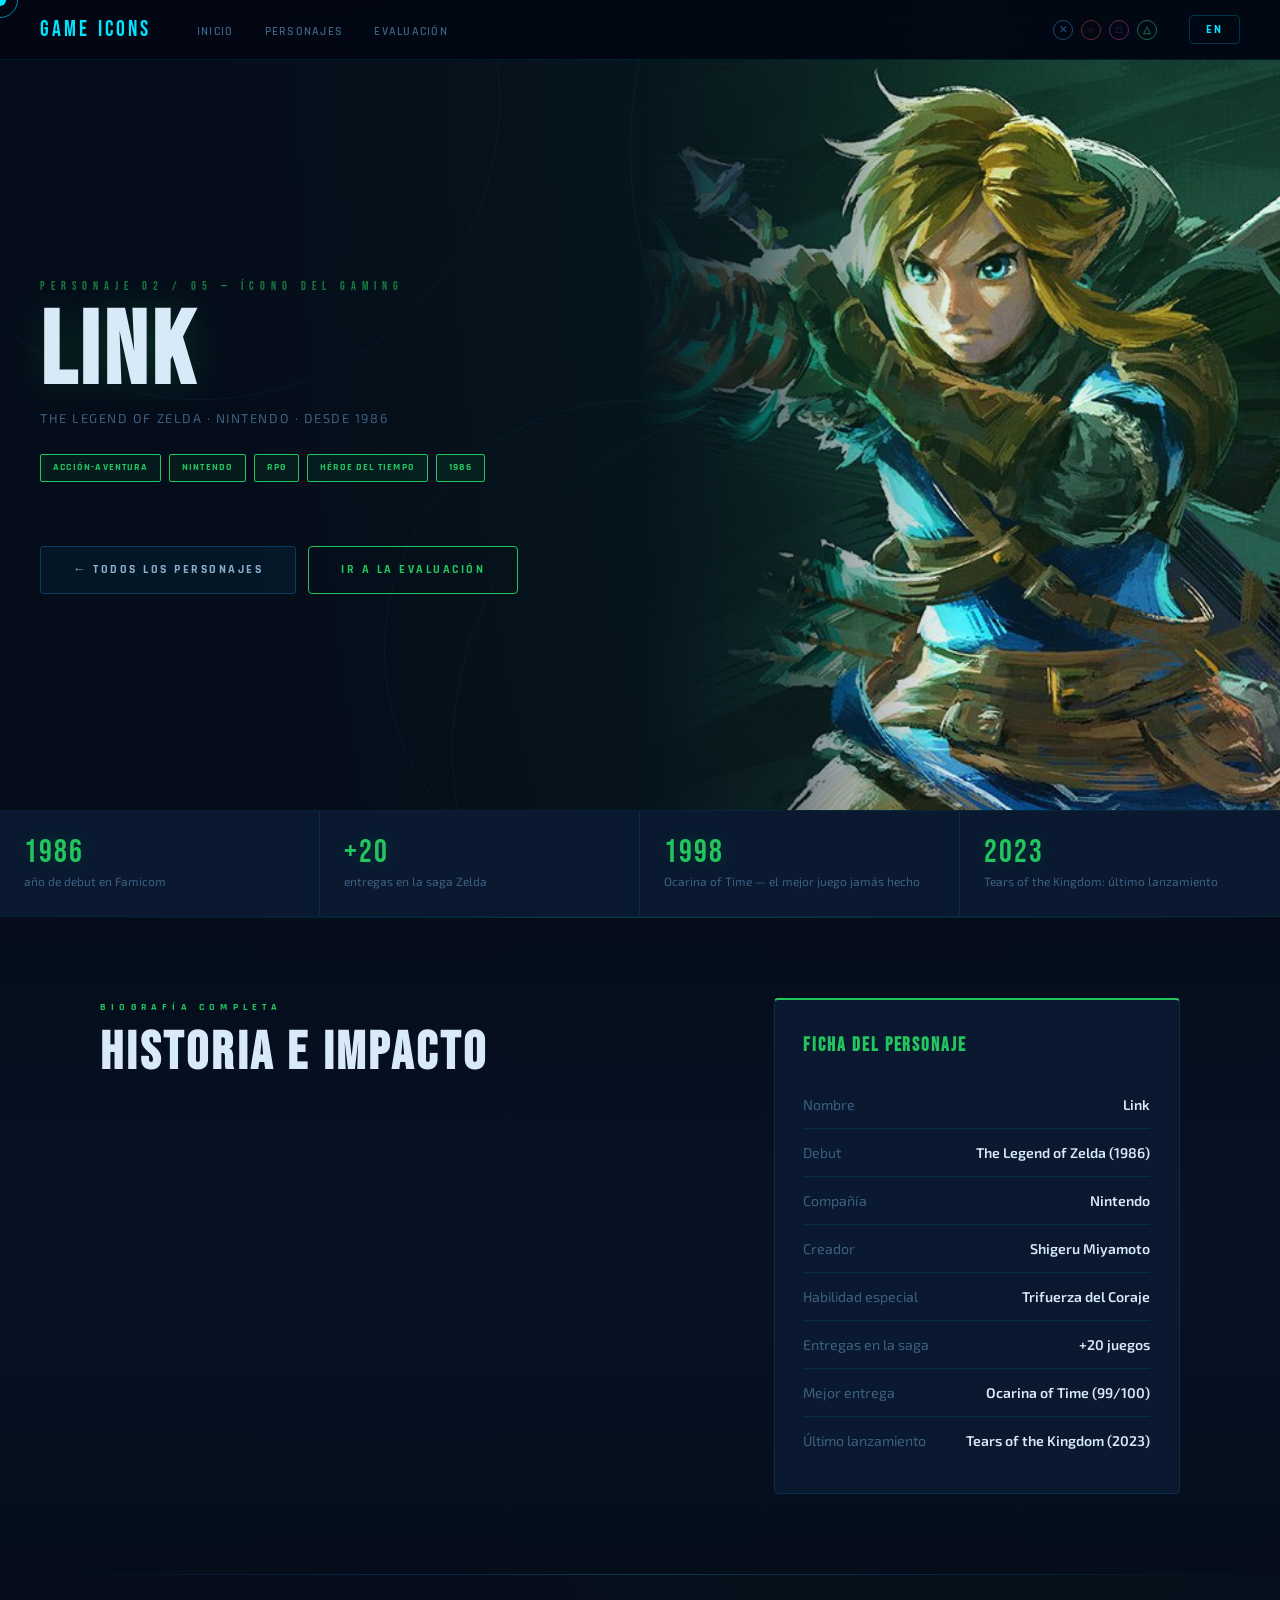
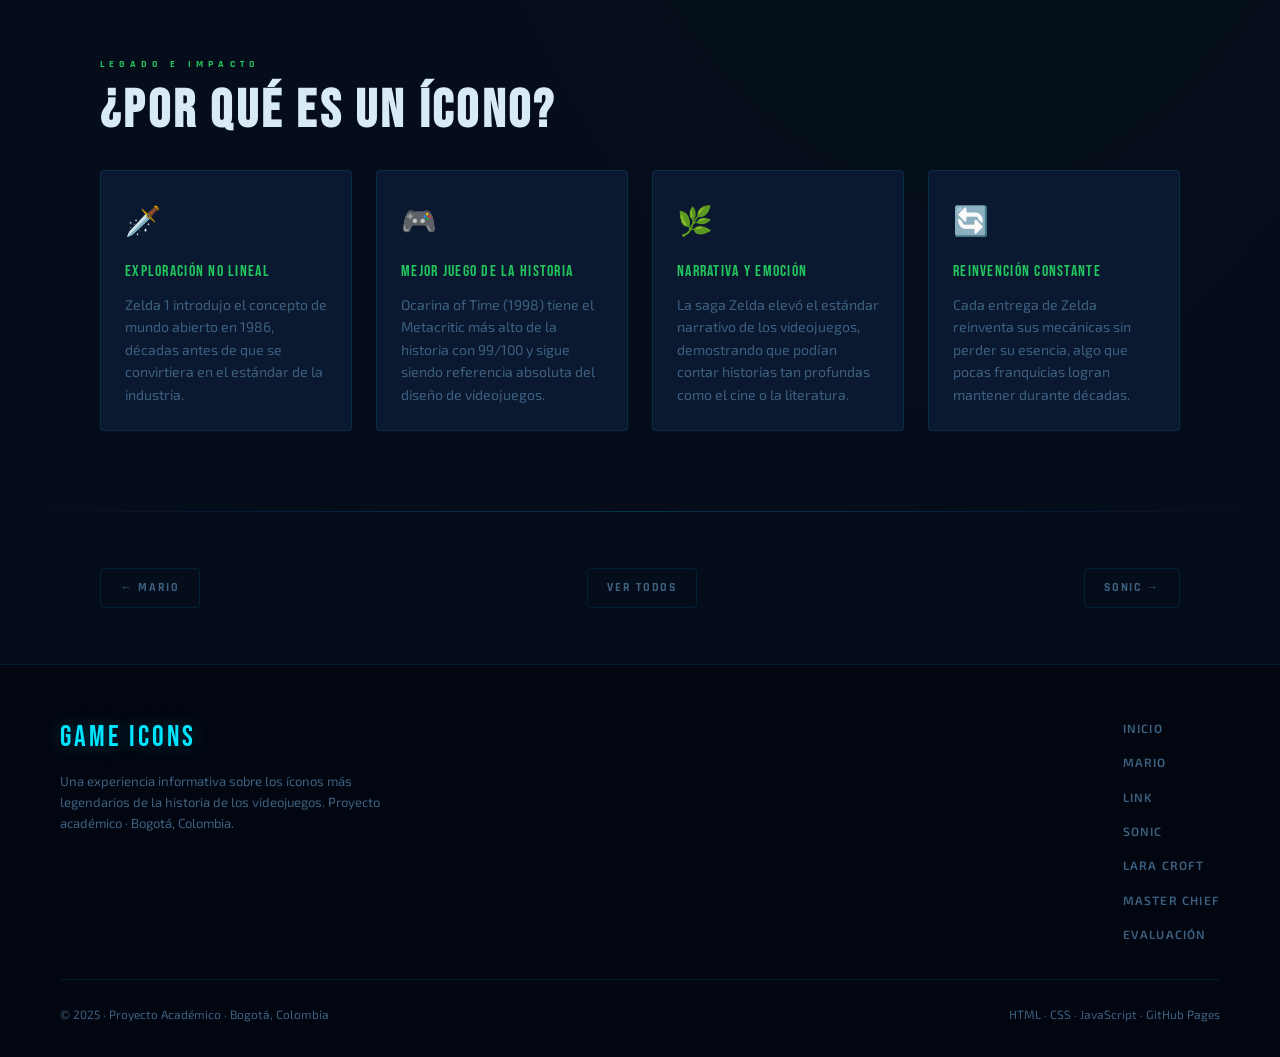
<file: link.html>
<!DOCTYPE html>
<html lang="es">
<head>
  <meta charset="UTF-8"/>
  <meta name="viewport" content="width=device-width, initial-scale=1.0"/>
  <title>Link — Íconos de los Videojuegos</title>
  <link rel="stylesheet" href="style.css"/>
  <style>
    :root { --char-color:#22c55e; --char-color2:#06b6d4; --char-glow:rgba(34,197,94,0.2); }
    body { background: radial-gradient(ellipse at 75% 0%, rgba(34,197,94,0.08) 0%, transparent 55%), var(--bg); }

    .char-hero {
      min-height: 90vh;
      display: grid;
      grid-template-columns: 1fr 1fr;
      gap: 0;
      padding-top: var(--nav-h);
      position: relative;
      overflow: hidden;
    }
    @media(max-width:768px){ .char-hero { grid-template-columns:1fr; min-height:auto; } }

    .char-hero-left {
      display: flex; flex-direction: column; justify-content: center;
      padding: 4rem 3rem 4rem 2.5rem;
      position: relative; z-index: 2;
    }
    @media(max-width:768px){ .char-hero-left { padding: 2.5rem 1.5rem; order:2; } }

    .char-hero-right {
      position: relative; overflow: hidden;
    }
    .char-hero-right img {
      width: 100%; height: 100%;
      object-fit: cover; object-position: top center;
      display: block;
      mask-image: linear-gradient(to left, black 50%, transparent 100%);
      -webkit-mask-image: linear-gradient(to left, black 50%, transparent 100%);
    }
    @media(max-width:768px){
      .char-hero-right { height: 320px; order:1; }
      .char-hero-right img { mask-image: linear-gradient(to bottom, black 60%, transparent 100%); -webkit-mask-image: linear-gradient(to bottom, black 60%, transparent 100%); }
    }
    .char-hero-right::after {
      content: '';
      position: absolute; inset: 0;
      background: radial-gradient(ellipse at 80% 30%, rgba(34,197,94,0.15) 0%, transparent 60%);
    }

    .char-number {
      font-family: 'Bebas Neue', sans-serif;
      font-size: 0.75rem; letter-spacing: 0.5em;
      color: var(--char-color); opacity: 0.6;
      margin-bottom: 0.75rem;
    }
    .char-name-display {
      font-family: 'Bebas Neue', sans-serif;
      font-size: clamp(3.5rem, 8vw, 7rem);
      letter-spacing: 0.04em; line-height: 0.88;
      color: var(--text);
      text-shadow: 0 0 40px var(--char-glow);
      margin-bottom: 0.5rem;
      animation: fadeUp 0.9s ease both;
    }
    @keyframes fadeUp { from{opacity:0;transform:translateY(20px)} to{opacity:1;transform:translateY(0)} }
    .char-franchise {
      font-family: 'Exo 2', sans-serif;
      font-size: 0.8rem; font-weight: 400;
      letter-spacing: 0.12em; text-transform: uppercase;
      color: var(--text-muted); margin-bottom: 1.5rem;
    }
    .char-tags-row { display:flex; flex-wrap:wrap; gap:0.5rem; margin-bottom: 2rem; }
    .ctag {
      font-family: 'Rajdhani', sans-serif;
      font-size: 0.62rem; font-weight: 700;
      letter-spacing: 0.12em; text-transform: uppercase;
      padding: 0.28rem 0.75rem;
      border: 1px solid var(--char-color);
      color: var(--char-color);
      background: rgba(34,197,94,0.08);
      border-radius: 2px;
    }
    .char-tagline {
      font-size: 1.05rem; font-weight: 300;
      color: var(--text-mid); line-height: 1.7;
      margin-bottom: 2rem; font-style: italic;
      border-left: 2px solid var(--char-color);
      padding-left: 1rem;
    }
    .hero-nav-btns { display:flex; gap:0.75rem; flex-wrap:wrap; }

    /* FACTS BAR */
    .facts-bar {
      display: grid;
      grid-template-columns: repeat(4, 1fr);
      border-top: 1px solid var(--border);
      border-bottom: 1px solid var(--border);
      position: relative; z-index: 2;
    }
    @media(max-width:600px){ .facts-bar { grid-template-columns: 1fr 1fr; } }
    .fact-cell {
      padding: 1.6rem 1.5rem;
      border-right: 1px solid var(--border);
      background: var(--bg-card);
      transition: background var(--transition);
    }
    .fact-cell:last-child { border-right: none; }
    .fact-cell:hover { background: var(--bg-hover); }
    .fact-num {
      font-family: 'Bebas Neue', sans-serif;
      font-size: 2rem; letter-spacing: 0.06em;
      color: var(--char-color);
      text-shadow: 0 0 18px var(--char-glow);
      line-height: 1;
    }
    .fact-label { font-size: 0.75rem; color: var(--text-muted); margin-top: 0.3rem; line-height: 1.4; }

    /* BIO */
    .bio-section { background: linear-gradient(180deg, var(--bg) 0%, var(--bg-mid) 50%, var(--bg) 100%); }
    .bio-grid {
      display: grid;
      grid-template-columns: 3fr 2fr;
      gap: 4rem; align-items: start;
    }
    @media(max-width:900px){ .bio-grid { grid-template-columns:1fr; gap:2.5rem; } }
    .bio-body p + p { margin-top: 1.1rem; }

    .info-card {
      background: var(--bg-card);
      border: 1px solid var(--border);
      border-top: 2px solid var(--char-color);
      padding: 1.8rem;
      border-radius: var(--radius);
      position: sticky; top: calc(var(--nav-h) + 1rem);
    }
    .info-card h3 {
      font-family: 'Bebas Neue', sans-serif;
      font-size: 1.2rem; letter-spacing: 0.1em;
      color: var(--char-color); margin-bottom: 1.2rem;
    }
    .info-row {
      display: flex; justify-content: space-between; align-items: start;
      padding: 0.7rem 0; border-bottom: 1px solid var(--border);
      gap: 1rem; font-size: 0.88rem;
    }
    .info-row:last-child { border-bottom: none; }
    .info-row .ik { color: var(--text-muted); font-weight: 400; flex-shrink: 0; }
    .info-row .iv { color: var(--text); font-weight: 600; text-align: right; }

    /* IMPACT */
    .impact-grid {
      display: grid;
      grid-template-columns: repeat(auto-fit, minmax(240px, 1fr));
      gap: 1.5rem; margin-top: 2rem;
    }
    .impact-card {
      background: var(--bg-card);
      border: 1px solid var(--border);
      border-radius: var(--radius);
      padding: 1.5rem;
      transition: border-color var(--transition), transform var(--transition);
    }
    .impact-card:hover { border-color: var(--char-color); transform: translateY(-3px); }
    .impact-icon { font-size: 1.8rem; margin-bottom: 0.75rem; }
    .impact-title {
      font-family: 'Bebas Neue', sans-serif;
      font-size: 1rem; letter-spacing: 0.08em;
      color: var(--char-color); margin-bottom: 0.5rem;
    }
    .impact-text { font-size: 0.88rem; color: var(--text-muted); line-height: 1.6; }

    /* CHAR NAV */
    .char-nav-bar {
      display: flex; justify-content: space-between; align-items: center;
      padding: 1.5rem 0; flex-wrap: wrap; gap: 1rem;
    }
    .char-nav-bar a {
      font-family: 'Rajdhani', sans-serif;
      font-size: 0.72rem; font-weight: 700;
      letter-spacing: 0.15em; text-transform: uppercase;
      color: var(--text-muted); padding: 0.55rem 1.2rem;
      border: 1px solid var(--border); border-radius: var(--radius);
      transition: all var(--transition);
    }
    .char-nav-bar a:hover { color: var(--char-color); border-color: var(--char-color); background: rgba(34,197,94,0.06); }
  </style>
</head>
<body>
<div id="ps-bg">
  <div class="ps-wave"></div><div class="ps-wave"></div>
  <div class="ps-wave"></div><div class="ps-wave"></div>
</div>
<div id="cursor"></div>
<div id="cursor-ring"></div>
<button id="back-top" aria-label="Volver arriba">↑</button>

<div id="page-wrap">
<nav>
  <a class="nav-logo" href="index.html">GAME ICONS</a>
  <ul class="nav-links">
    <li><a href="index.html"          data-es="Inicio"     data-en="Home">Inicio</a></li>
    <li><a href="index.html#personajes" data-es="Personajes" data-en="Characters">Personajes</a></li>
    <li><a href="quiz.html"           data-es="Evaluación" data-en="Quiz">Evaluación</a></li>
  </ul>
  <div class="nav-symbols">
    <div class="ps-sym ps-sym-x">✕</div><div class="ps-sym ps-sym-o">○</div>
    <div class="ps-sym ps-sym-sq">□</div><div class="ps-sym ps-sym-tri">△</div>
  </div>
  <button id="lang-btn">EN</button>
</nav>

<!-- HERO -->
<section class="char-hero">
  <div class="char-hero-left">
    <div class="char-number" data-es="PERSONAJE 02 / 05 — ÍCONO DEL GAMING" data-en="CHARACTER 02 / 05 — GAMING ICON">PERSONAJE 02 / 05 — ÍCONO DEL GAMING</div>
    <h1 class="char-name-display">Link</h1>
    <div class="char-franchise" data-es="The Legend of Zelda · Nintendo · Desde 1986" data-en="The Legend of Zelda · Nintendo · Since 1986">The Legend of Zelda · Nintendo · Desde 1986</div>
    <div class="char-tags-row"><span class="ctag" data-es="ACCIÓN-AVENTURA" data-en="ACTION-ADVENTURE">ACCIÓN-AVENTURA</span><span class="ctag" data-es="NINTENDO" data-en="NINTENDO">NINTENDO</span><span class="ctag" data-es="RPG" data-en="RPG">RPG</span><span class="ctag" data-es="HÉROE DEL TIEMPO" data-en="HERO OF TIME">HÉROE DEL TIEMPO</span><span class="ctag" data-es="1986" data-en="1986">1986</span></div>
    <p class="char-tagline" data-es=""El héroe silencioso cuyas acciones hablan por miles de generaciones de jugadores."" data-en=""The silent hero whose actions speak for thousands of generations of players."">"El héroe silencioso cuyas acciones hablan por miles de generaciones de jugadores."</p>
    <div class="hero-nav-btns">
      <a href="index.html#personajes" class="btn btn-ghost" data-es="← Todos los personajes" data-en="← All characters">← Todos los personajes</a>
      <a href="quiz.html" class="btn" data-es="Ir a la evaluación" data-en="Go to quiz">Ir a la evaluación</a>
    </div>
  </div>
  <div class="char-hero-right">
    <img src="link.jpg" alt="Link" loading="lazy"/>
  </div>
</section>

<!-- FACTS -->
<div class="facts-bar">
  <div class="fact-cell"><div class="fact-num">1986</div><div class="fact-label" data-es="año de debut en Famicom" data-en="debut year on Famicom">año de debut en Famicom</div></div><div class="fact-cell"><div class="fact-num">+20</div><div class="fact-label" data-es="entregas en la saga Zelda" data-en="entries in the Zelda saga">entregas en la saga Zelda</div></div><div class="fact-cell"><div class="fact-num">1998</div><div class="fact-label" data-es="Ocarina of Time — el mejor juego jamás hecho" data-en="Ocarina of Time — greatest game ever made">Ocarina of Time — el mejor juego jamás hecho</div></div><div class="fact-cell"><div class="fact-num">2023</div><div class="fact-label" data-es="Tears of the Kingdom: último lanzamiento" data-en="Tears of the Kingdom: latest release">Tears of the Kingdom: último lanzamiento</div></div>
</div>

<div class="divider"></div>

<!-- BIO -->
<section class="bio-section">
<div class="wrap">
  <div class="bio-grid">
    <div class="bio-body reveal">
      <span class="eyebrow" data-es="Biografía completa" data-en="Full biography">Biografía completa</span>
      <h2 class="section-title" data-es="Historia e impacto" data-en="History & impact">Historia e impacto</h2>
      <div data-es="<p class="body-text">Link es el héroe silencioso de Hyrule y protagonista de una de las sagas más aclamadas, respetadas y queridas de toda la industria: <strong>The Legend of Zelda</strong>. Creado por <strong>Shigeru Miyamoto</strong> junto a Takashi Tezuka, Link hizo su debut en 1986 en el Nintendo Famicom. Desde ese primer juego, el personaje ha encarnado al elegido por los dioses para proteger la Trifuerza del Coraje y salvar a la princesa Zelda de la eterna amenaza de Ganon.</p>
<p class="body-text">Lo que hace único a Link entre todos los grandes íconos del gaming es su silencio: <strong>Link no habla</strong>. Es el jugador quien da voz a sus decisiones y acciones, creando una conexión profundamente personal e inmersiva que pocos personajes han logrado replicar. Este diseño filosófico fue una decisión deliberada de Miyamoto para que el jugador se sintiera el verdadero protagonista de la aventura.</p>
<p class="body-text">Su historia más célebre, <strong>The Legend of Zelda: Ocarina of Time</strong> (1998), es considerada por críticos, desarrolladores y jugadores como el mejor videojuego jamás creado. Fue revolucionario en todo sentido: introdujo la navegación en mundos 3D, el sistema de apuntado Z-targeting, narrativa cinematográfica, y un sistema de combate que décadas después sigue siendo referente. Metacritic le otorgó una puntuación de 99/100.</p>
<p class="body-text">Con <strong>Breath of the Wild</strong> (2017) y <strong>Tears of the Kingdom</strong> (2023), la saga continúa reinventándose y conquistando nuevas generaciones. Link no es solo un personaje — es un símbolo de la aventura pura, la exploración sin límites y el triunfo del espíritu humano sobre las fuerzas del mal.</p>" data-en="<p class="body-text">Link is the silent hero of Hyrule and the protagonist of one of the most acclaimed, respected, and beloved sagas in the entire industry: <strong>The Legend of Zelda</strong>. Created by <strong>Shigeru Miyamoto</strong> alongside Takashi Tezuka, Link made his debut in 1986 on the Nintendo Famicom. From that first game, the character has embodied the one chosen by the gods to protect the Triforce of Courage and save Princess Zelda from the eternal threat of Ganon.</p>
<p class="body-text">What makes Link unique among all the great gaming icons is his silence: <strong>Link does not speak</strong>. It is the player who gives voice to his decisions and actions, creating a deeply personal and immersive connection that few characters have managed to replicate. This philosophical design was a deliberate decision by Miyamoto so that the player would feel like the true protagonist of the adventure.</p>
<p class="body-text">His most celebrated adventure, <strong>The Legend of Zelda: Ocarina of Time</strong> (1998), is considered by critics, developers, and players as the greatest video game ever made. It was revolutionary in every sense: it introduced 3D world navigation, the Z-targeting system, cinematic storytelling, and a combat system that decades later remains a reference point. Metacritic gave it a score of 99/100.</p>
<p class="body-text">With <strong>Breath of the Wild</strong> (2017) and <strong>Tears of the Kingdom</strong> (2023), the saga continues to reinvent itself and conquer new generations. Link is not just a character — he is a symbol of pure adventure, limitless exploration, and the triumph of the human spirit over the forces of evil.</p>"><p class="body-text">Link es el héroe silencioso de Hyrule y protagonista de una de las sagas más aclamadas, respetadas y queridas de toda la industria: <strong>The Legend of Zelda</strong>. Creado por <strong>Shigeru Miyamoto</strong> junto a Takashi Tezuka, Link hizo su debut en 1986 en el Nintendo Famicom. Desde ese primer juego, el personaje ha encarnado al elegido por los dioses para proteger la Trifuerza del Coraje y salvar a la princesa Zelda de la eterna amenaza de Ganon.</p>
<p class="body-text">Lo que hace único a Link entre todos los grandes íconos del gaming es su silencio: <strong>Link no habla</strong>. Es el jugador quien da voz a sus decisiones y acciones, creando una conexión profundamente personal e inmersiva que pocos personajes han logrado replicar. Este diseño filosófico fue una decisión deliberada de Miyamoto para que el jugador se sintiera el verdadero protagonista de la aventura.</p>
<p class="body-text">Su historia más célebre, <strong>The Legend of Zelda: Ocarina of Time</strong> (1998), es considerada por críticos, desarrolladores y jugadores como el mejor videojuego jamás creado. Fue revolucionario en todo sentido: introdujo la navegación en mundos 3D, el sistema de apuntado Z-targeting, narrativa cinematográfica, y un sistema de combate que décadas después sigue siendo referente. Metacritic le otorgó una puntuación de 99/100.</p>
<p class="body-text">Con <strong>Breath of the Wild</strong> (2017) y <strong>Tears of the Kingdom</strong> (2023), la saga continúa reinventándose y conquistando nuevas generaciones. Link no es solo un personaje — es un símbolo de la aventura pura, la exploración sin límites y el triunfo del espíritu humano sobre las fuerzas del mal.</p></div>
    </div>
    <div class="reveal delay-2">
      <div class="info-card">
        <h3 data-es="Ficha del personaje" data-en="Character profile">Ficha del personaje</h3>
        <div class="info-row"><span class="ik" data-es="Nombre" data-en="Name">Nombre</span><span class="iv">Link</span></div><div class="info-row"><span class="ik" data-es="Debut" data-en="Debut">Debut</span><span class="iv">The Legend of Zelda (1986)</span></div><div class="info-row"><span class="ik" data-es="Compañía" data-en="Company">Compañía</span><span class="iv">Nintendo</span></div><div class="info-row"><span class="ik" data-es="Creador" data-en="Creator">Creador</span><span class="iv">Shigeru Miyamoto</span></div><div class="info-row"><span class="ik" data-es="Habilidad especial" data-en="Special ability">Habilidad especial</span><span class="iv">Trifuerza del Coraje</span></div><div class="info-row"><span class="ik" data-es="Entregas en la saga" data-en="Saga entries">Entregas en la saga</span><span class="iv">+20 juegos</span></div><div class="info-row"><span class="ik" data-es="Mejor entrega" data-en="Best entry">Mejor entrega</span><span class="iv">Ocarina of Time (99/100)</span></div><div class="info-row"><span class="ik" data-es="Último lanzamiento" data-en="Latest release">Último lanzamiento</span><span class="iv">Tears of the Kingdom (2023)</span></div>
      </div>
    </div>
  </div>
</div>
</section>

<div class="divider"></div>

<!-- IMPACT -->
<section class="wrap">
  <div class="reveal">
    <span class="eyebrow" data-es="Legado e impacto" data-en="Legacy & impact">Legado e impacto</span>
    <h2 class="section-title" data-es="¿Por qué es un ícono?" data-en="Why is it an icon?">¿Por qué es un ícono?</h2>
  </div>
  <div class="impact-grid"><div class="impact-card reveal">
      <div class="impact-icon">🗡️</div>
      <div class="impact-title" data-es="Exploración No Lineal" data-en="Non-Linear Exploration">Exploración No Lineal</div>
      <p class="impact-text" data-es="Zelda 1 introdujo el concepto de mundo abierto en 1986, décadas antes de que se convirtiera en el estándar de la industria." data-en="Zelda 1 introduced the concept of open world in 1986, decades before it became the industry standard.">Zelda 1 introdujo el concepto de mundo abierto en 1986, décadas antes de que se convirtiera en el estándar de la industria.</p>
    </div><div class="impact-card reveal">
      <div class="impact-icon">🎮</div>
      <div class="impact-title" data-es="Mejor Juego de la Historia" data-en="Greatest Game Ever Made">Mejor Juego de la Historia</div>
      <p class="impact-text" data-es="Ocarina of Time (1998) tiene el Metacritic más alto de la historia con 99/100 y sigue siendo referencia absoluta del diseño de videojuegos." data-en="Ocarina of Time (1998) holds the highest Metacritic score in history at 99/100 and remains the absolute reference of video game design.">Ocarina of Time (1998) tiene el Metacritic más alto de la historia con 99/100 y sigue siendo referencia absoluta del diseño de videojuegos.</p>
    </div><div class="impact-card reveal">
      <div class="impact-icon">🌿</div>
      <div class="impact-title" data-es="Narrativa y Emoción" data-en="Narrative & Emotion">Narrativa y Emoción</div>
      <p class="impact-text" data-es="La saga Zelda elevó el estándar narrativo de los videojuegos, demostrando que podían contar historias tan profundas como el cine o la literatura." data-en="The Zelda saga raised the narrative standard of video games, proving they could tell stories as deep as cinema or literature.">La saga Zelda elevó el estándar narrativo de los videojuegos, demostrando que podían contar historias tan profundas como el cine o la literatura.</p>
    </div><div class="impact-card reveal">
      <div class="impact-icon">🔄</div>
      <div class="impact-title" data-es="Reinvención Constante" data-en="Constant Reinvention">Reinvención Constante</div>
      <p class="impact-text" data-es="Cada entrega de Zelda reinventa sus mecánicas sin perder su esencia, algo que pocas franquicias logran mantener durante décadas." data-en="Each Zelda entry reinvents its mechanics without losing its essence — something few franchises manage to sustain for decades.">Cada entrega de Zelda reinventa sus mecánicas sin perder su esencia, algo que pocas franquicias logran mantener durante décadas.</p>
    </div></div>
</section>

<div class="divider"></div>

<!-- CHAR NAV -->
<div class="wrap" style="padding-top:2rem; padding-bottom:2rem;">
  <div class="char-nav-bar">
    <a href="mario.html" data-es="← Mario" data-en="← Mario">← Mario</a>
    <a href="index.html#personajes" data-es="Ver todos" data-en="See all">Ver todos</a>
    <a href="sonic.html" data-es="Sonic →" data-en="Sonic →">Sonic →</a>
  </div>
</div>

<footer>
  <div class="footer-inner">
    <div>
      <div class="footer-logo">GAME ICONS</div>
      <p class="footer-desc" data-es="Una experiencia informativa sobre los íconos más legendarios de la historia de los videojuegos. Proyecto académico · Bogotá, Colombia." data-en="An informative experience about the most legendary icons in video game history. Academic project · Bogotá, Colombia.">Una experiencia informativa sobre los íconos más legendarios de la historia de los videojuegos. Proyecto académico · Bogotá, Colombia.</p>
    </div>
    <ul class="footer-nav">
      <li><a href="index.html" data-es="Inicio" data-en="Home">Inicio</a></li>
      <li><a href="mario.html">Mario</a></li><li><a href="link.html">Link</a></li>
      <li><a href="sonic.html">Sonic</a></li><li><a href="lara.html">Lara Croft</a></li>
      <li><a href="master.html">Master Chief</a></li>
      <li><a href="quiz.html" data-es="Evaluación" data-en="Quiz">Evaluación</a></li>
    </ul>
  </div>
  <div class="footer-bottom">
    <span data-es="© 2025 · Proyecto Académico · Bogotá, Colombia" data-en="© 2025 · Academic Project · Bogotá, Colombia">© 2025 · Proyecto Académico · Bogotá, Colombia</span>
    <span>HTML · CSS · JavaScript · GitHub Pages</span>
  </div>
</footer>
</div>
<script src="global.js"></script>
<script>
  document.querySelectorAll('.reveal').forEach((el,i)=>{
    const obs=new IntersectionObserver(e=>e.forEach(x=>{if(x.isIntersecting){x.target.classList.add('in');obs.unobserve(x.target)}}),{threshold:0.07});
    obs.observe(el);
  });
</script>
</body></html>
</file>
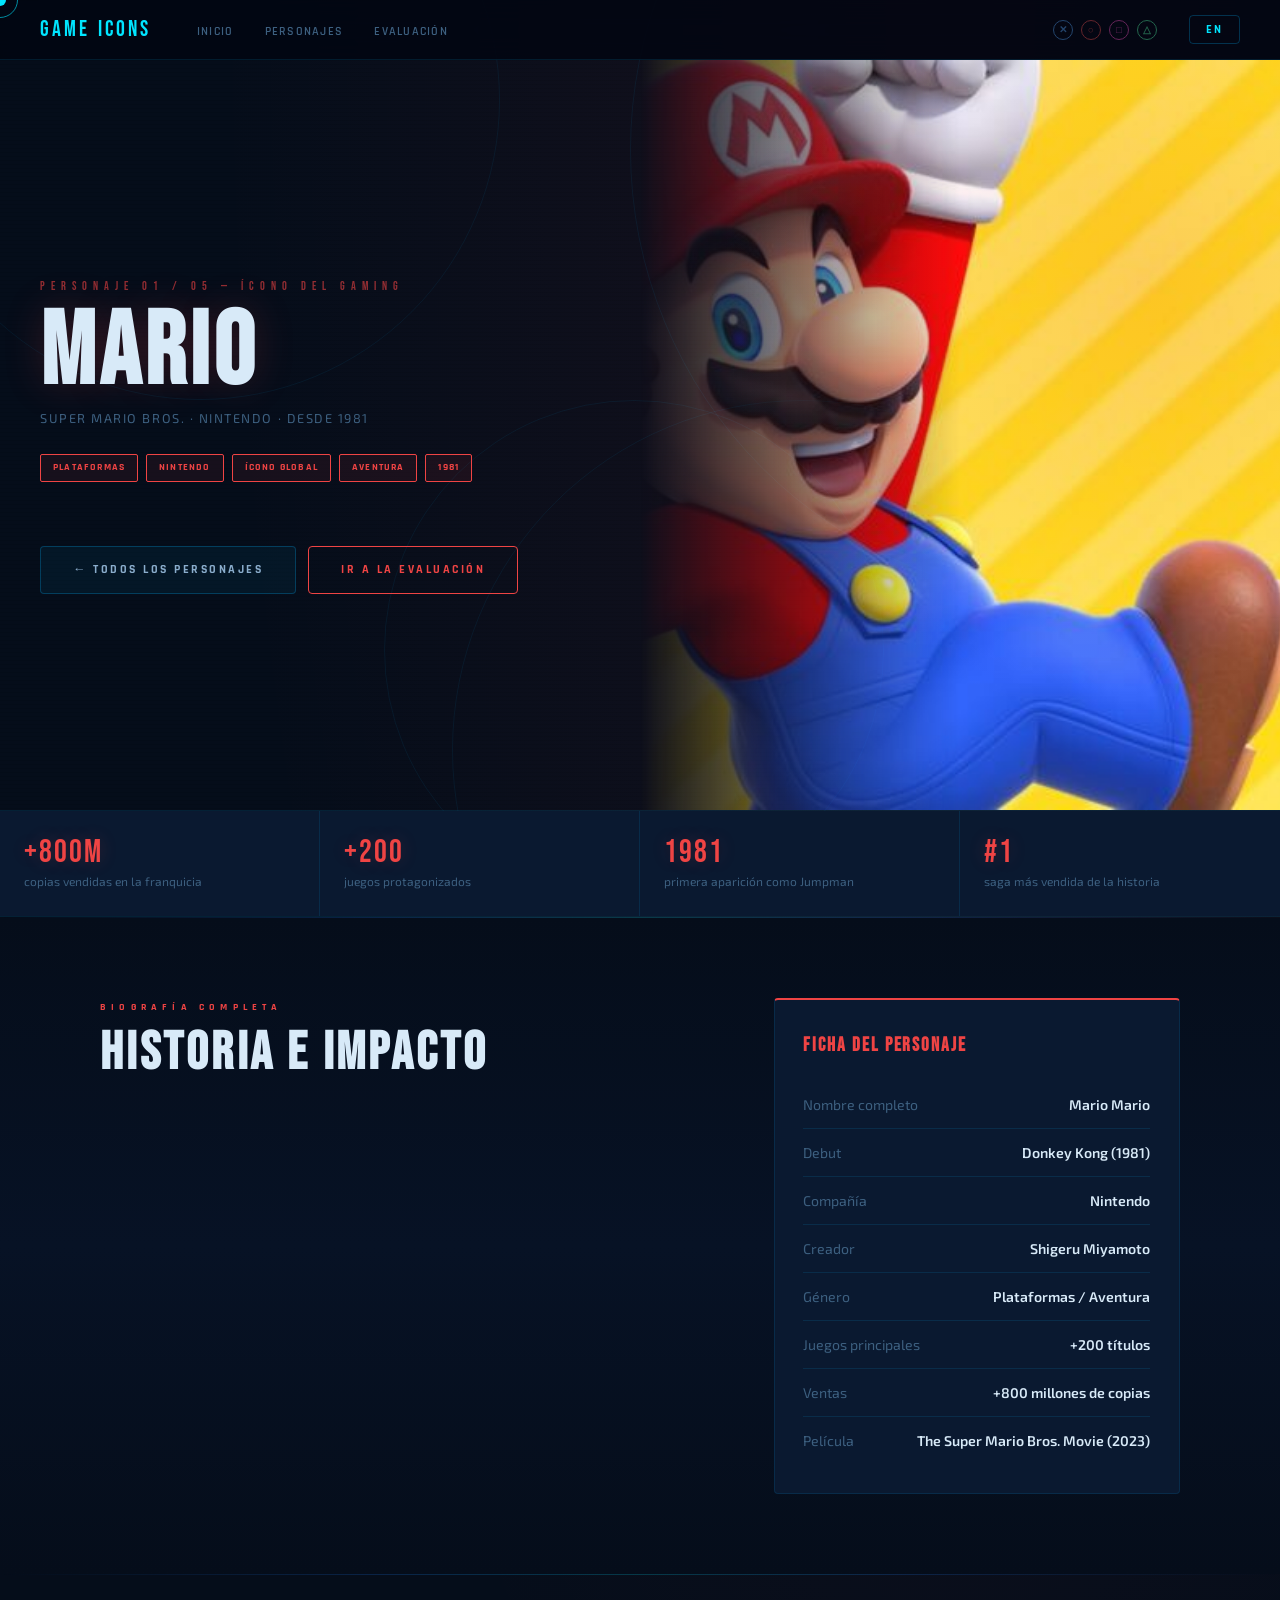
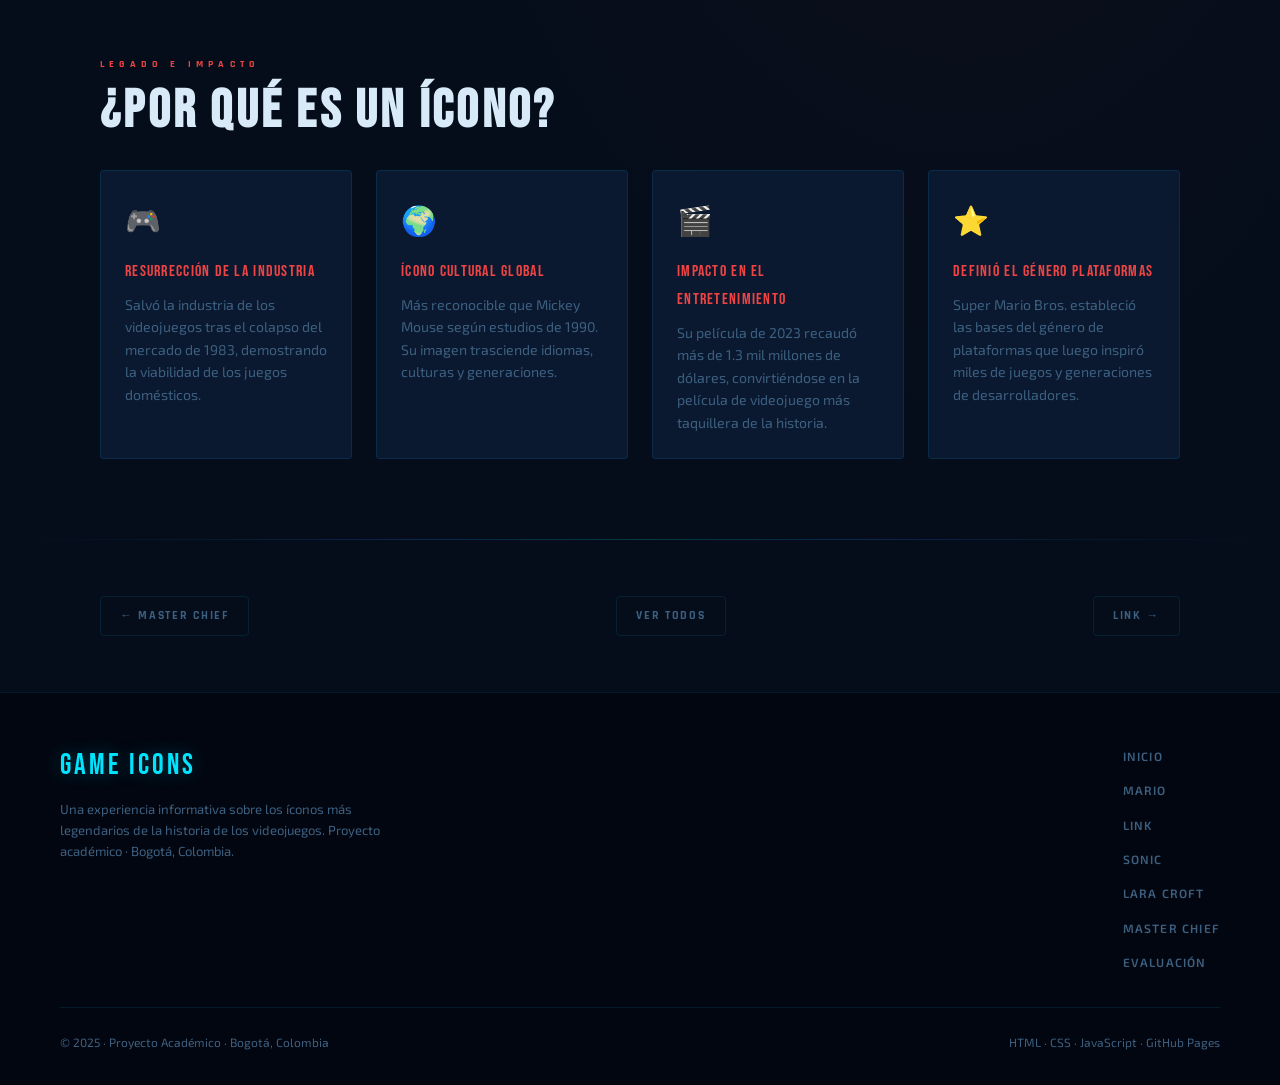
<file: mario.html>
<!DOCTYPE html>
<html lang="es">
<head>
  <meta charset="UTF-8"/>
  <meta name="viewport" content="width=device-width, initial-scale=1.0"/>
  <title>Mario — Íconos de los Videojuegos</title>
  <link rel="stylesheet" href="style.css"/>
  <style>
    :root { --char-color:#ef4444; --char-color2:#f97316; --char-glow:rgba(239,68,68,0.2); }
    body { background: radial-gradient(ellipse at 75% 0%, rgba(239,68,68,0.08) 0%, transparent 55%), var(--bg); }

    .char-hero {
      min-height: 90vh;
      display: grid;
      grid-template-columns: 1fr 1fr;
      gap: 0;
      padding-top: var(--nav-h);
      position: relative;
      overflow: hidden;
    }
    @media(max-width:768px){ .char-hero { grid-template-columns:1fr; min-height:auto; } }

    .char-hero-left {
      display: flex; flex-direction: column; justify-content: center;
      padding: 4rem 3rem 4rem 2.5rem;
      position: relative; z-index: 2;
    }
    @media(max-width:768px){ .char-hero-left { padding: 2.5rem 1.5rem; order:2; } }

    .char-hero-right {
      position: relative; overflow: hidden;
    }
    .char-hero-right img {
      width: 100%; height: 100%;
      object-fit: cover; object-position: top center;
      display: block;
      mask-image: linear-gradient(to left, black 50%, transparent 100%);
      -webkit-mask-image: linear-gradient(to left, black 50%, transparent 100%);
    }
    @media(max-width:768px){
      .char-hero-right { height: 320px; order:1; }
      .char-hero-right img { mask-image: linear-gradient(to bottom, black 60%, transparent 100%); -webkit-mask-image: linear-gradient(to bottom, black 60%, transparent 100%); }
    }
    .char-hero-right::after {
      content: '';
      position: absolute; inset: 0;
      background: radial-gradient(ellipse at 80% 30%, rgba(239,68,68,0.15) 0%, transparent 60%);
    }

    .char-number {
      font-family: 'Bebas Neue', sans-serif;
      font-size: 0.75rem; letter-spacing: 0.5em;
      color: var(--char-color); opacity: 0.6;
      margin-bottom: 0.75rem;
    }
    .char-name-display {
      font-family: 'Bebas Neue', sans-serif;
      font-size: clamp(3.5rem, 8vw, 7rem);
      letter-spacing: 0.04em; line-height: 0.88;
      color: var(--text);
      text-shadow: 0 0 40px var(--char-glow);
      margin-bottom: 0.5rem;
      animation: fadeUp 0.9s ease both;
    }
    @keyframes fadeUp { from{opacity:0;transform:translateY(20px)} to{opacity:1;transform:translateY(0)} }
    .char-franchise {
      font-family: 'Exo 2', sans-serif;
      font-size: 0.8rem; font-weight: 400;
      letter-spacing: 0.12em; text-transform: uppercase;
      color: var(--text-muted); margin-bottom: 1.5rem;
    }
    .char-tags-row { display:flex; flex-wrap:wrap; gap:0.5rem; margin-bottom: 2rem; }
    .ctag {
      font-family: 'Rajdhani', sans-serif;
      font-size: 0.62rem; font-weight: 700;
      letter-spacing: 0.12em; text-transform: uppercase;
      padding: 0.28rem 0.75rem;
      border: 1px solid var(--char-color);
      color: var(--char-color);
      background: rgba(239,68,68,0.08);
      border-radius: 2px;
    }
    .char-tagline {
      font-size: 1.05rem; font-weight: 300;
      color: var(--text-mid); line-height: 1.7;
      margin-bottom: 2rem; font-style: italic;
      border-left: 2px solid var(--char-color);
      padding-left: 1rem;
    }
    .hero-nav-btns { display:flex; gap:0.75rem; flex-wrap:wrap; }

    /* FACTS BAR */
    .facts-bar {
      display: grid;
      grid-template-columns: repeat(4, 1fr);
      border-top: 1px solid var(--border);
      border-bottom: 1px solid var(--border);
      position: relative; z-index: 2;
    }
    @media(max-width:600px){ .facts-bar { grid-template-columns: 1fr 1fr; } }
    .fact-cell {
      padding: 1.6rem 1.5rem;
      border-right: 1px solid var(--border);
      background: var(--bg-card);
      transition: background var(--transition);
    }
    .fact-cell:last-child { border-right: none; }
    .fact-cell:hover { background: var(--bg-hover); }
    .fact-num {
      font-family: 'Bebas Neue', sans-serif;
      font-size: 2rem; letter-spacing: 0.06em;
      color: var(--char-color);
      text-shadow: 0 0 18px var(--char-glow);
      line-height: 1;
    }
    .fact-label { font-size: 0.75rem; color: var(--text-muted); margin-top: 0.3rem; line-height: 1.4; }

    /* BIO */
    .bio-section { background: linear-gradient(180deg, var(--bg) 0%, var(--bg-mid) 50%, var(--bg) 100%); }
    .bio-grid {
      display: grid;
      grid-template-columns: 3fr 2fr;
      gap: 4rem; align-items: start;
    }
    @media(max-width:900px){ .bio-grid { grid-template-columns:1fr; gap:2.5rem; } }
    .bio-body p + p { margin-top: 1.1rem; }

    .info-card {
      background: var(--bg-card);
      border: 1px solid var(--border);
      border-top: 2px solid var(--char-color);
      padding: 1.8rem;
      border-radius: var(--radius);
      position: sticky; top: calc(var(--nav-h) + 1rem);
    }
    .info-card h3 {
      font-family: 'Bebas Neue', sans-serif;
      font-size: 1.2rem; letter-spacing: 0.1em;
      color: var(--char-color); margin-bottom: 1.2rem;
    }
    .info-row {
      display: flex; justify-content: space-between; align-items: start;
      padding: 0.7rem 0; border-bottom: 1px solid var(--border);
      gap: 1rem; font-size: 0.88rem;
    }
    .info-row:last-child { border-bottom: none; }
    .info-row .ik { color: var(--text-muted); font-weight: 400; flex-shrink: 0; }
    .info-row .iv { color: var(--text); font-weight: 600; text-align: right; }

    /* IMPACT */
    .impact-grid {
      display: grid;
      grid-template-columns: repeat(auto-fit, minmax(240px, 1fr));
      gap: 1.5rem; margin-top: 2rem;
    }
    .impact-card {
      background: var(--bg-card);
      border: 1px solid var(--border);
      border-radius: var(--radius);
      padding: 1.5rem;
      transition: border-color var(--transition), transform var(--transition);
    }
    .impact-card:hover { border-color: var(--char-color); transform: translateY(-3px); }
    .impact-icon { font-size: 1.8rem; margin-bottom: 0.75rem; }
    .impact-title {
      font-family: 'Bebas Neue', sans-serif;
      font-size: 1rem; letter-spacing: 0.08em;
      color: var(--char-color); margin-bottom: 0.5rem;
    }
    .impact-text { font-size: 0.88rem; color: var(--text-muted); line-height: 1.6; }

    /* CHAR NAV */
    .char-nav-bar {
      display: flex; justify-content: space-between; align-items: center;
      padding: 1.5rem 0; flex-wrap: wrap; gap: 1rem;
    }
    .char-nav-bar a {
      font-family: 'Rajdhani', sans-serif;
      font-size: 0.72rem; font-weight: 700;
      letter-spacing: 0.15em; text-transform: uppercase;
      color: var(--text-muted); padding: 0.55rem 1.2rem;
      border: 1px solid var(--border); border-radius: var(--radius);
      transition: all var(--transition);
    }
    .char-nav-bar a:hover { color: var(--char-color); border-color: var(--char-color); background: rgba(239,68,68,0.06); }
  </style>
</head>
<body>
<div id="ps-bg">
  <div class="ps-wave"></div><div class="ps-wave"></div>
  <div class="ps-wave"></div><div class="ps-wave"></div>
</div>
<div id="cursor"></div>
<div id="cursor-ring"></div>
<button id="back-top" aria-label="Volver arriba">↑</button>

<div id="page-wrap">
<nav>
  <a class="nav-logo" href="index.html">GAME ICONS</a>
  <ul class="nav-links">
    <li><a href="index.html"          data-es="Inicio"     data-en="Home">Inicio</a></li>
    <li><a href="index.html#personajes" data-es="Personajes" data-en="Characters">Personajes</a></li>
    <li><a href="quiz.html"           data-es="Evaluación" data-en="Quiz">Evaluación</a></li>
  </ul>
  <div class="nav-symbols">
    <div class="ps-sym ps-sym-x">✕</div><div class="ps-sym ps-sym-o">○</div>
    <div class="ps-sym ps-sym-sq">□</div><div class="ps-sym ps-sym-tri">△</div>
  </div>
  <button id="lang-btn">EN</button>
</nav>

<!-- HERO -->
<section class="char-hero">
  <div class="char-hero-left">
    <div class="char-number" data-es="PERSONAJE 01 / 05 — ÍCONO DEL GAMING" data-en="CHARACTER 01 / 05 — GAMING ICON">PERSONAJE 01 / 05 — ÍCONO DEL GAMING</div>
    <h1 class="char-name-display">Mario</h1>
    <div class="char-franchise" data-es="Super Mario Bros. · Nintendo · Desde 1981" data-en="Super Mario Bros. · Nintendo · Since 1981">Super Mario Bros. · Nintendo · Desde 1981</div>
    <div class="char-tags-row"><span class="ctag" data-es="PLATAFORMAS" data-en="PLATFORMER">PLATAFORMAS</span><span class="ctag" data-es="NINTENDO" data-en="NINTENDO">NINTENDO</span><span class="ctag" data-es="ÍCONO GLOBAL" data-en="GLOBAL ICON">ÍCONO GLOBAL</span><span class="ctag" data-es="AVENTURA" data-en="ADVENTURE">AVENTURA</span><span class="ctag" data-es="1981" data-en="1981">1981</span></div>
    <p class="char-tagline" data-es=""El fontanero que salvó a Nintendo y redefinió lo que un videojuego podía ser."" data-en=""The plumber who saved Nintendo and redefined what a video game could be."">"El fontanero que salvó a Nintendo y redefinió lo que un videojuego podía ser."</p>
    <div class="hero-nav-btns">
      <a href="index.html#personajes" class="btn btn-ghost" data-es="← Todos los personajes" data-en="← All characters">← Todos los personajes</a>
      <a href="quiz.html" class="btn" data-es="Ir a la evaluación" data-en="Go to quiz">Ir a la evaluación</a>
    </div>
  </div>
  <div class="char-hero-right">
    <img src="mario.jpg" alt="Mario" loading="lazy"/>
  </div>
</section>

<!-- FACTS -->
<div class="facts-bar">
  <div class="fact-cell"><div class="fact-num">+800M</div><div class="fact-label" data-es="copias vendidas en la franquicia" data-en="copies sold in the franchise">copias vendidas en la franquicia</div></div><div class="fact-cell"><div class="fact-num">+200</div><div class="fact-label" data-es="juegos protagonizados" data-en="games starring Mario">juegos protagonizados</div></div><div class="fact-cell"><div class="fact-num">1981</div><div class="fact-label" data-es="primera aparición como Jumpman" data-en="first appearance as Jumpman">primera aparición como Jumpman</div></div><div class="fact-cell"><div class="fact-num">#1</div><div class="fact-label" data-es="saga más vendida de la historia" data-en="best-selling saga in history">saga más vendida de la historia</div></div>
</div>

<div class="divider"></div>

<!-- BIO -->
<section class="bio-section">
<div class="wrap">
  <div class="bio-grid">
    <div class="bio-body reveal">
      <span class="eyebrow" data-es="Biografía completa" data-en="Full biography">Biografía completa</span>
      <h2 class="section-title" data-es="Historia e impacto" data-en="History & impact">Historia e impacto</h2>
      <div data-es="<p class="body-text">Mario es sin duda el personaje más reconocido en toda la historia de los videojuegos. Creado por el genial diseñador japonés <strong>Shigeru Miyamoto</strong>, apareció por primera vez en el arcade <em>Donkey Kong</em> en 1981 bajo el nombre de "Jumpman". En aquel entonces, era simplemente un personaje genérico cuya misión era saltar obstáculos y rescatar a una damisela. Nadie imaginaba que ese pequeño fontanero de píxeles se convertiría en el ícono más grande de la cultura gamer mundial.</p>
<p class="body-text">En 1985, con el lanzamiento de <strong>Super Mario Bros.</strong> para la Nintendo Entertainment System (NES), el fontanero italiano se convirtió en el símbolo del resurgimiento de los videojuegos tras la gran crisis de 1983. El juego vendió más de 40 millones de copias y demostró que los videojuegos domésticos podían ser una forma de entretenimiento seria, accesible y duradera.</p>
<p class="body-text">A lo largo de más de cuatro décadas, Mario ha protagonizado <strong>más de 200 títulos distintos</strong>: desde juegos de plataformas clásicos hasta carreras en Mario Kart, deportes en Mario Tennis y Golf, aventuras de mundo abierto en Super Mario Odyssey, e incluso batallas en Super Smash Bros. Su franquicia ha vendido más de <strong>800 millones de copias</strong> en todo el mundo, convirtiéndola en la saga más exitosa de la historia del entretenimiento interactivo.</p>
<p class="body-text">Mario no solo salvó a Nintendo en momentos críticos, sino que redefinió por completo lo que un videojuego podía ser: una experiencia accesible, divertida y llena de imaginación para personas de todas las edades. Su influencia se extiende al cine con la película de animación de 2023, y a miles de productos de merchandising que lo hacen tan presente en la cultura popular como cualquier superhéroe de cómic o estrella de Hollywood.</p>" data-en="<p class="body-text">Mario is undoubtedly the most recognized character in the entire history of video games. Created by the brilliant Japanese designer <strong>Shigeru Miyamoto</strong>, he first appeared in the <em>Donkey Kong</em> arcade in 1981 under the name "Jumpman". Back then, he was simply a generic character whose mission was to jump over obstacles and rescue a damsel. No one imagined that this small pixelated plumber would become the biggest icon in global gamer culture.</p>
<p class="body-text">In 1985, with the release of <strong>Super Mario Bros.</strong> for the Nintendo Entertainment System (NES), the Italian plumber became the symbol of the video game industry's recovery after the great crash of 1983. The game sold over 40 million copies and proved that home video games could be a serious, accessible, and lasting form of entertainment.</p>
<p class="body-text">Over more than four decades, Mario has starred in <strong>more than 200 different titles</strong>: from classic platformers to racing in Mario Kart, sports in Mario Tennis and Golf, open-world adventures in Super Mario Odyssey, and even battles in Super Smash Bros. His franchise has sold over <strong>800 million copies</strong> worldwide, making it the most successful saga in the history of interactive entertainment.</p>
<p class="body-text">Mario not only saved Nintendo at critical moments but completely redefined what a video game could be: an accessible, fun, and imaginative experience for people of all ages. His influence extends to film with the 2023 animated movie, and to thousands of merchandise products that make him as present in popular culture as any comic book superhero or Hollywood star.</p>"><p class="body-text">Mario es sin duda el personaje más reconocido en toda la historia de los videojuegos. Creado por el genial diseñador japonés <strong>Shigeru Miyamoto</strong>, apareció por primera vez en el arcade <em>Donkey Kong</em> en 1981 bajo el nombre de "Jumpman". En aquel entonces, era simplemente un personaje genérico cuya misión era saltar obstáculos y rescatar a una damisela. Nadie imaginaba que ese pequeño fontanero de píxeles se convertiría en el ícono más grande de la cultura gamer mundial.</p>
<p class="body-text">En 1985, con el lanzamiento de <strong>Super Mario Bros.</strong> para la Nintendo Entertainment System (NES), el fontanero italiano se convirtió en el símbolo del resurgimiento de los videojuegos tras la gran crisis de 1983. El juego vendió más de 40 millones de copias y demostró que los videojuegos domésticos podían ser una forma de entretenimiento seria, accesible y duradera.</p>
<p class="body-text">A lo largo de más de cuatro décadas, Mario ha protagonizado <strong>más de 200 títulos distintos</strong>: desde juegos de plataformas clásicos hasta carreras en Mario Kart, deportes en Mario Tennis y Golf, aventuras de mundo abierto en Super Mario Odyssey, e incluso batallas en Super Smash Bros. Su franquicia ha vendido más de <strong>800 millones de copias</strong> en todo el mundo, convirtiéndola en la saga más exitosa de la historia del entretenimiento interactivo.</p>
<p class="body-text">Mario no solo salvó a Nintendo en momentos críticos, sino que redefinió por completo lo que un videojuego podía ser: una experiencia accesible, divertida y llena de imaginación para personas de todas las edades. Su influencia se extiende al cine con la película de animación de 2023, y a miles de productos de merchandising que lo hacen tan presente en la cultura popular como cualquier superhéroe de cómic o estrella de Hollywood.</p></div>
    </div>
    <div class="reveal delay-2">
      <div class="info-card">
        <h3 data-es="Ficha del personaje" data-en="Character profile">Ficha del personaje</h3>
        <div class="info-row"><span class="ik" data-es="Nombre completo" data-en="Full name">Nombre completo</span><span class="iv">Mario Mario</span></div><div class="info-row"><span class="ik" data-es="Debut" data-en="Debut">Debut</span><span class="iv">Donkey Kong (1981)</span></div><div class="info-row"><span class="ik" data-es="Compañía" data-en="Company">Compañía</span><span class="iv">Nintendo</span></div><div class="info-row"><span class="ik" data-es="Creador" data-en="Creator">Creador</span><span class="iv">Shigeru Miyamoto</span></div><div class="info-row"><span class="ik" data-es="Género" data-en="Genre">Género</span><span class="iv">Plataformas / Aventura</span></div><div class="info-row"><span class="ik" data-es="Juegos principales" data-en="Main games">Juegos principales</span><span class="iv">+200 títulos</span></div><div class="info-row"><span class="ik" data-es="Ventas" data-en="Sales">Ventas</span><span class="iv">+800 millones de copias</span></div><div class="info-row"><span class="ik" data-es="Película" data-en="Movie">Película</span><span class="iv">The Super Mario Bros. Movie (2023)</span></div>
      </div>
    </div>
  </div>
</div>
</section>

<div class="divider"></div>

<!-- IMPACT -->
<section class="wrap">
  <div class="reveal">
    <span class="eyebrow" data-es="Legado e impacto" data-en="Legacy & impact">Legado e impacto</span>
    <h2 class="section-title" data-es="¿Por qué es un ícono?" data-en="Why is it an icon?">¿Por qué es un ícono?</h2>
  </div>
  <div class="impact-grid"><div class="impact-card reveal">
      <div class="impact-icon">🎮</div>
      <div class="impact-title" data-es="Resurrección de la Industria" data-en="Industry Resurrection">Resurrección de la Industria</div>
      <p class="impact-text" data-es="Salvó la industria de los videojuegos tras el colapso del mercado de 1983, demostrando la viabilidad de los juegos domésticos." data-en="Saved the video game industry after the market crash of 1983, proving the viability of home gaming.">Salvó la industria de los videojuegos tras el colapso del mercado de 1983, demostrando la viabilidad de los juegos domésticos.</p>
    </div><div class="impact-card reveal">
      <div class="impact-icon">🌍</div>
      <div class="impact-title" data-es="Ícono Cultural Global" data-en="Global Cultural Icon">Ícono Cultural Global</div>
      <p class="impact-text" data-es="Más reconocible que Mickey Mouse según estudios de 1990. Su imagen trasciende idiomas, culturas y generaciones." data-en="More recognizable than Mickey Mouse according to 1990s studies. His image transcends languages, cultures, and generations.">Más reconocible que Mickey Mouse según estudios de 1990. Su imagen trasciende idiomas, culturas y generaciones.</p>
    </div><div class="impact-card reveal">
      <div class="impact-icon">🎬</div>
      <div class="impact-title" data-es="Impacto en el Entretenimiento" data-en="Entertainment Impact">Impacto en el Entretenimiento</div>
      <p class="impact-text" data-es="Su película de 2023 recaudó más de 1.3 mil millones de dólares, convirtiéndose en la película de videojuego más taquillera de la historia." data-en="His 2023 film grossed over $1.3 billion, becoming the highest-grossing video game movie in history.">Su película de 2023 recaudó más de 1.3 mil millones de dólares, convirtiéndose en la película de videojuego más taquillera de la historia.</p>
    </div><div class="impact-card reveal">
      <div class="impact-icon">⭐</div>
      <div class="impact-title" data-es="Definió el Género Plataformas" data-en="Defined the Platformer Genre">Definió el Género Plataformas</div>
      <p class="impact-text" data-es="Super Mario Bros. estableció las bases del género de plataformas que luego inspiró miles de juegos y generaciones de desarrolladores." data-en="Super Mario Bros. established the foundations of the platformer genre, inspiring thousands of games and generations of developers.">Super Mario Bros. estableció las bases del género de plataformas que luego inspiró miles de juegos y generaciones de desarrolladores.</p>
    </div></div>
</section>

<div class="divider"></div>

<!-- CHAR NAV -->
<div class="wrap" style="padding-top:2rem; padding-bottom:2rem;">
  <div class="char-nav-bar">
    <a href="master.html" data-es="← Master Chief" data-en="← Master Chief">← Master Chief</a>
    <a href="index.html#personajes" data-es="Ver todos" data-en="See all">Ver todos</a>
    <a href="link.html" data-es="Link →" data-en="Link →">Link →</a>
  </div>
</div>

<footer>
  <div class="footer-inner">
    <div>
      <div class="footer-logo">GAME ICONS</div>
      <p class="footer-desc" data-es="Una experiencia informativa sobre los íconos más legendarios de la historia de los videojuegos. Proyecto académico · Bogotá, Colombia." data-en="An informative experience about the most legendary icons in video game history. Academic project · Bogotá, Colombia.">Una experiencia informativa sobre los íconos más legendarios de la historia de los videojuegos. Proyecto académico · Bogotá, Colombia.</p>
    </div>
    <ul class="footer-nav">
      <li><a href="index.html" data-es="Inicio" data-en="Home">Inicio</a></li>
      <li><a href="mario.html">Mario</a></li><li><a href="link.html">Link</a></li>
      <li><a href="sonic.html">Sonic</a></li><li><a href="lara.html">Lara Croft</a></li>
      <li><a href="master.html">Master Chief</a></li>
      <li><a href="quiz.html" data-es="Evaluación" data-en="Quiz">Evaluación</a></li>
    </ul>
  </div>
  <div class="footer-bottom">
    <span data-es="© 2025 · Proyecto Académico · Bogotá, Colombia" data-en="© 2025 · Academic Project · Bogotá, Colombia">© 2025 · Proyecto Académico · Bogotá, Colombia</span>
    <span>HTML · CSS · JavaScript · GitHub Pages</span>
  </div>
</footer>
</div>
<script src="global.js"></script>
<script>
  document.querySelectorAll('.reveal').forEach((el,i)=>{
    const obs=new IntersectionObserver(e=>e.forEach(x=>{if(x.isIntersecting){x.target.classList.add('in');obs.unobserve(x.target)}}),{threshold:0.07});
    obs.observe(el);
  });
</script>
</body></html>
</file>
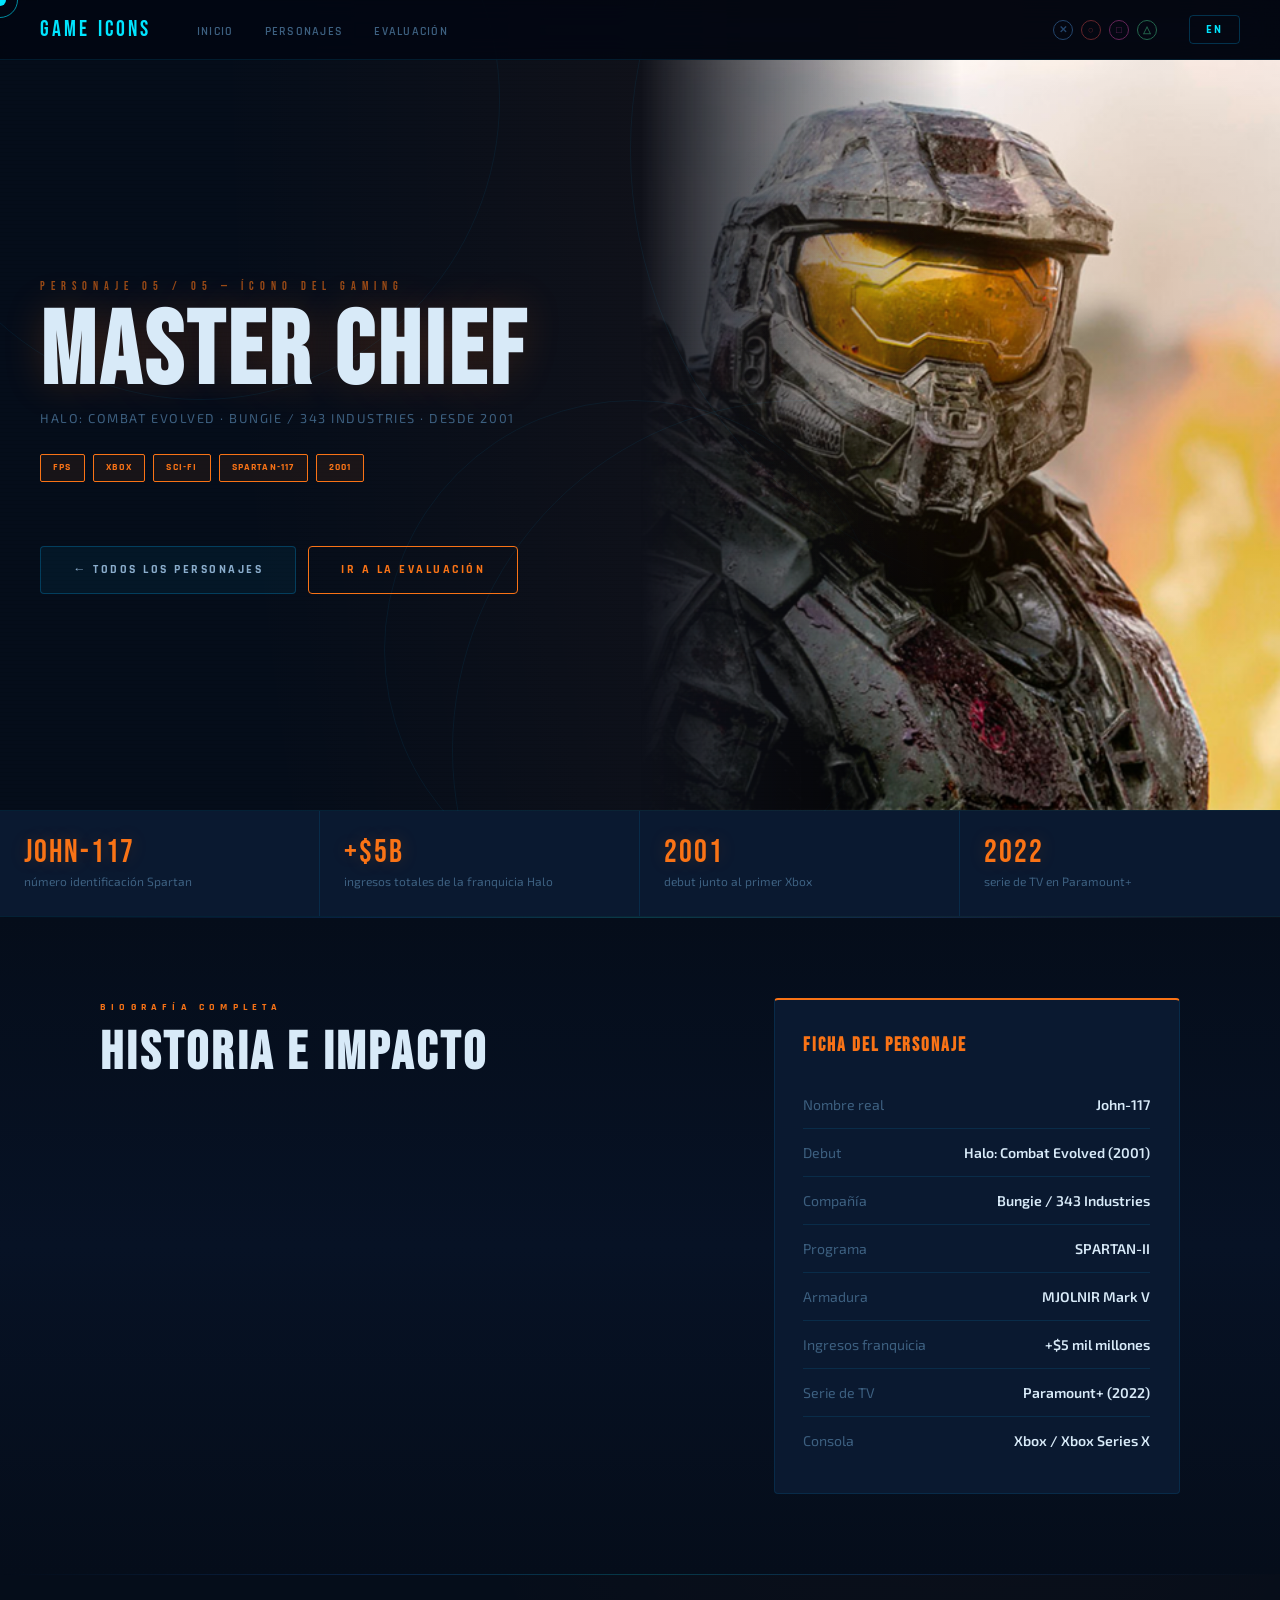
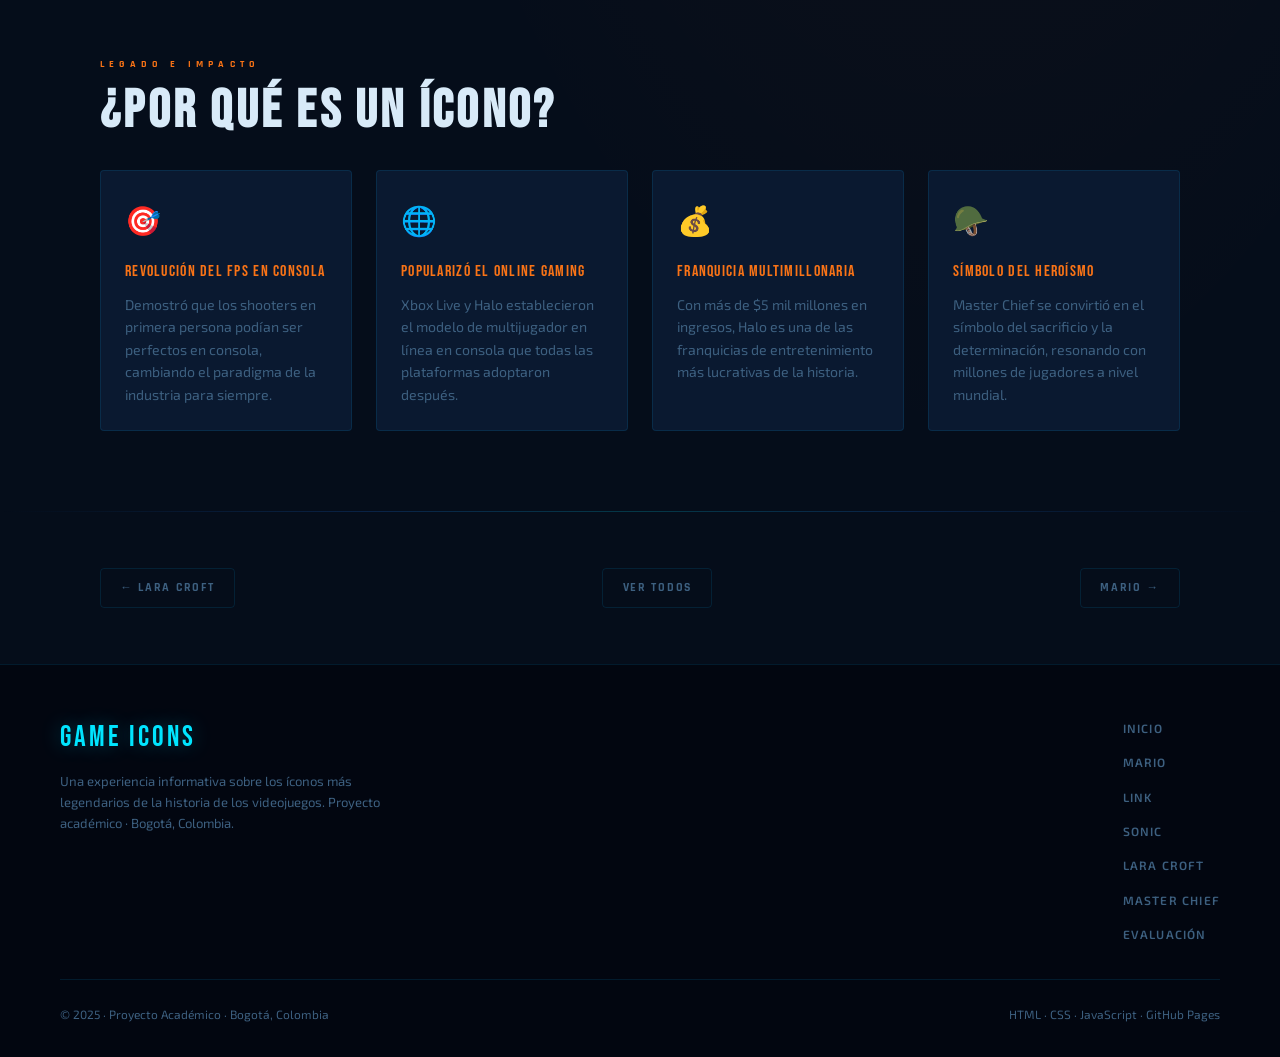
<file: master.html>
<!DOCTYPE html>
<html lang="es">
<head>
  <meta charset="UTF-8"/>
  <meta name="viewport" content="width=device-width, initial-scale=1.0"/>
  <title>Master Chief — Íconos de los Videojuegos</title>
  <link rel="stylesheet" href="style.css"/>
  <style>
    :root { --char-color:#f97316; --char-color2:#eab308; --char-glow:rgba(249,115,22,0.2); }
    body { background: radial-gradient(ellipse at 75% 0%, rgba(249,115,22,0.08) 0%, transparent 55%), var(--bg); }

    .char-hero {
      min-height: 90vh;
      display: grid;
      grid-template-columns: 1fr 1fr;
      gap: 0;
      padding-top: var(--nav-h);
      position: relative;
      overflow: hidden;
    }
    @media(max-width:768px){ .char-hero { grid-template-columns:1fr; min-height:auto; } }

    .char-hero-left {
      display: flex; flex-direction: column; justify-content: center;
      padding: 4rem 3rem 4rem 2.5rem;
      position: relative; z-index: 2;
    }
    @media(max-width:768px){ .char-hero-left { padding: 2.5rem 1.5rem; order:2; } }

    .char-hero-right {
      position: relative; overflow: hidden;
    }
    .char-hero-right img {
      width: 100%; height: 100%;
      object-fit: cover; object-position: top center;
      display: block;
      mask-image: linear-gradient(to left, black 50%, transparent 100%);
      -webkit-mask-image: linear-gradient(to left, black 50%, transparent 100%);
    }
    @media(max-width:768px){
      .char-hero-right { height: 320px; order:1; }
      .char-hero-right img { mask-image: linear-gradient(to bottom, black 60%, transparent 100%); -webkit-mask-image: linear-gradient(to bottom, black 60%, transparent 100%); }
    }
    .char-hero-right::after {
      content: '';
      position: absolute; inset: 0;
      background: radial-gradient(ellipse at 80% 30%, rgba(249,115,22,0.15) 0%, transparent 60%);
    }

    .char-number {
      font-family: 'Bebas Neue', sans-serif;
      font-size: 0.75rem; letter-spacing: 0.5em;
      color: var(--char-color); opacity: 0.6;
      margin-bottom: 0.75rem;
    }
    .char-name-display {
      font-family: 'Bebas Neue', sans-serif;
      font-size: clamp(3.5rem, 8vw, 7rem);
      letter-spacing: 0.04em; line-height: 0.88;
      color: var(--text);
      text-shadow: 0 0 40px var(--char-glow);
      margin-bottom: 0.5rem;
      animation: fadeUp 0.9s ease both;
    }
    @keyframes fadeUp { from{opacity:0;transform:translateY(20px)} to{opacity:1;transform:translateY(0)} }
    .char-franchise {
      font-family: 'Exo 2', sans-serif;
      font-size: 0.8rem; font-weight: 400;
      letter-spacing: 0.12em; text-transform: uppercase;
      color: var(--text-muted); margin-bottom: 1.5rem;
    }
    .char-tags-row { display:flex; flex-wrap:wrap; gap:0.5rem; margin-bottom: 2rem; }
    .ctag {
      font-family: 'Rajdhani', sans-serif;
      font-size: 0.62rem; font-weight: 700;
      letter-spacing: 0.12em; text-transform: uppercase;
      padding: 0.28rem 0.75rem;
      border: 1px solid var(--char-color);
      color: var(--char-color);
      background: rgba(249,115,22,0.08);
      border-radius: 2px;
    }
    .char-tagline {
      font-size: 1.05rem; font-weight: 300;
      color: var(--text-mid); line-height: 1.7;
      margin-bottom: 2rem; font-style: italic;
      border-left: 2px solid var(--char-color);
      padding-left: 1rem;
    }
    .hero-nav-btns { display:flex; gap:0.75rem; flex-wrap:wrap; }

    /* FACTS BAR */
    .facts-bar {
      display: grid;
      grid-template-columns: repeat(4, 1fr);
      border-top: 1px solid var(--border);
      border-bottom: 1px solid var(--border);
      position: relative; z-index: 2;
    }
    @media(max-width:600px){ .facts-bar { grid-template-columns: 1fr 1fr; } }
    .fact-cell {
      padding: 1.6rem 1.5rem;
      border-right: 1px solid var(--border);
      background: var(--bg-card);
      transition: background var(--transition);
    }
    .fact-cell:last-child { border-right: none; }
    .fact-cell:hover { background: var(--bg-hover); }
    .fact-num {
      font-family: 'Bebas Neue', sans-serif;
      font-size: 2rem; letter-spacing: 0.06em;
      color: var(--char-color);
      text-shadow: 0 0 18px var(--char-glow);
      line-height: 1;
    }
    .fact-label { font-size: 0.75rem; color: var(--text-muted); margin-top: 0.3rem; line-height: 1.4; }

    /* BIO */
    .bio-section { background: linear-gradient(180deg, var(--bg) 0%, var(--bg-mid) 50%, var(--bg) 100%); }
    .bio-grid {
      display: grid;
      grid-template-columns: 3fr 2fr;
      gap: 4rem; align-items: start;
    }
    @media(max-width:900px){ .bio-grid { grid-template-columns:1fr; gap:2.5rem; } }
    .bio-body p + p { margin-top: 1.1rem; }

    .info-card {
      background: var(--bg-card);
      border: 1px solid var(--border);
      border-top: 2px solid var(--char-color);
      padding: 1.8rem;
      border-radius: var(--radius);
      position: sticky; top: calc(var(--nav-h) + 1rem);
    }
    .info-card h3 {
      font-family: 'Bebas Neue', sans-serif;
      font-size: 1.2rem; letter-spacing: 0.1em;
      color: var(--char-color); margin-bottom: 1.2rem;
    }
    .info-row {
      display: flex; justify-content: space-between; align-items: start;
      padding: 0.7rem 0; border-bottom: 1px solid var(--border);
      gap: 1rem; font-size: 0.88rem;
    }
    .info-row:last-child { border-bottom: none; }
    .info-row .ik { color: var(--text-muted); font-weight: 400; flex-shrink: 0; }
    .info-row .iv { color: var(--text); font-weight: 600; text-align: right; }

    /* IMPACT */
    .impact-grid {
      display: grid;
      grid-template-columns: repeat(auto-fit, minmax(240px, 1fr));
      gap: 1.5rem; margin-top: 2rem;
    }
    .impact-card {
      background: var(--bg-card);
      border: 1px solid var(--border);
      border-radius: var(--radius);
      padding: 1.5rem;
      transition: border-color var(--transition), transform var(--transition);
    }
    .impact-card:hover { border-color: var(--char-color); transform: translateY(-3px); }
    .impact-icon { font-size: 1.8rem; margin-bottom: 0.75rem; }
    .impact-title {
      font-family: 'Bebas Neue', sans-serif;
      font-size: 1rem; letter-spacing: 0.08em;
      color: var(--char-color); margin-bottom: 0.5rem;
    }
    .impact-text { font-size: 0.88rem; color: var(--text-muted); line-height: 1.6; }

    /* CHAR NAV */
    .char-nav-bar {
      display: flex; justify-content: space-between; align-items: center;
      padding: 1.5rem 0; flex-wrap: wrap; gap: 1rem;
    }
    .char-nav-bar a {
      font-family: 'Rajdhani', sans-serif;
      font-size: 0.72rem; font-weight: 700;
      letter-spacing: 0.15em; text-transform: uppercase;
      color: var(--text-muted); padding: 0.55rem 1.2rem;
      border: 1px solid var(--border); border-radius: var(--radius);
      transition: all var(--transition);
    }
    .char-nav-bar a:hover { color: var(--char-color); border-color: var(--char-color); background: rgba(249,115,22,0.06); }
  </style>
</head>
<body>
<div id="ps-bg">
  <div class="ps-wave"></div><div class="ps-wave"></div>
  <div class="ps-wave"></div><div class="ps-wave"></div>
</div>
<div id="cursor"></div>
<div id="cursor-ring"></div>
<button id="back-top" aria-label="Volver arriba">↑</button>

<div id="page-wrap">
<nav>
  <a class="nav-logo" href="index.html">GAME ICONS</a>
  <ul class="nav-links">
    <li><a href="index.html"          data-es="Inicio"     data-en="Home">Inicio</a></li>
    <li><a href="index.html#personajes" data-es="Personajes" data-en="Characters">Personajes</a></li>
    <li><a href="quiz.html"           data-es="Evaluación" data-en="Quiz">Evaluación</a></li>
  </ul>
  <div class="nav-symbols">
    <div class="ps-sym ps-sym-x">✕</div><div class="ps-sym ps-sym-o">○</div>
    <div class="ps-sym ps-sym-sq">□</div><div class="ps-sym ps-sym-tri">△</div>
  </div>
  <button id="lang-btn">EN</button>
</nav>

<!-- HERO -->
<section class="char-hero">
  <div class="char-hero-left">
    <div class="char-number" data-es="PERSONAJE 05 / 05 — ÍCONO DEL GAMING" data-en="CHARACTER 05 / 05 — GAMING ICON">PERSONAJE 05 / 05 — ÍCONO DEL GAMING</div>
    <h1 class="char-name-display">Master Chief</h1>
    <div class="char-franchise" data-es="Halo: Combat Evolved · Bungie / 343 Industries · Desde 2001" data-en="Halo: Combat Evolved · Bungie / 343 Industries · Since 2001">Halo: Combat Evolved · Bungie / 343 Industries · Desde 2001</div>
    <div class="char-tags-row"><span class="ctag" data-es="FPS" data-en="FPS">FPS</span><span class="ctag" data-es="XBOX" data-en="XBOX">XBOX</span><span class="ctag" data-es="SCI-FI" data-en="SCI-FI">SCI-FI</span><span class="ctag" data-es="SPARTAN-117" data-en="SPARTAN-117">SPARTAN-117</span><span class="ctag" data-es="2001" data-en="2001">2001</span></div>
    <p class="char-tagline" data-es=""El último Spartan. La última esperanza de la humanidad. John-117."" data-en=""The last Spartan. Humanity's last hope. John-117."">"El último Spartan. La última esperanza de la humanidad. John-117."</p>
    <div class="hero-nav-btns">
      <a href="index.html#personajes" class="btn btn-ghost" data-es="← Todos los personajes" data-en="← All characters">← Todos los personajes</a>
      <a href="quiz.html" class="btn" data-es="Ir a la evaluación" data-en="Go to quiz">Ir a la evaluación</a>
    </div>
  </div>
  <div class="char-hero-right">
    <img src="master.png" alt="Master Chief" loading="lazy"/>
  </div>
</section>

<!-- FACTS -->
<div class="facts-bar">
  <div class="fact-cell"><div class="fact-num">John-117</div><div class="fact-label" data-es="número identificación Spartan" data-en="Spartan ID number">número identificación Spartan</div></div><div class="fact-cell"><div class="fact-num">+$5B</div><div class="fact-label" data-es="ingresos totales de la franquicia Halo" data-en="total Halo franchise revenue">ingresos totales de la franquicia Halo</div></div><div class="fact-cell"><div class="fact-num">2001</div><div class="fact-label" data-es="debut junto al primer Xbox" data-en="debut alongside the first Xbox">debut junto al primer Xbox</div></div><div class="fact-cell"><div class="fact-num">2022</div><div class="fact-label" data-es="serie de TV en Paramount+" data-en="TV series on Paramount+">serie de TV en Paramount+</div></div>
</div>

<div class="divider"></div>

<!-- BIO -->
<section class="bio-section">
<div class="wrap">
  <div class="bio-grid">
    <div class="bio-body reveal">
      <span class="eyebrow" data-es="Biografía completa" data-en="Full biography">Biografía completa</span>
      <h2 class="section-title" data-es="Historia e impacto" data-en="History & impact">Historia e impacto</h2>
      <div data-es="<p class="body-text"><strong>John-117</strong>, conocido mundialmente como <em>Master Chief Petty Officer</em> o simplemente "Master Chief", es el soldado más famoso de la ciencia ficción en el universo de los videojuegos. Creado por <strong>Bungie Studios</strong> y lanzado en noviembre de 2001 simultáneamente con la primera consola Xbox de Microsoft, Master Chief es un supersoldado del siglo XXVI perteneciente al programa SPARTAN-II: mejorado genéticamente desde la infancia, entrenado durante décadas y equipado con la legendaria <strong>armadura MJOLNIR Mark V</strong>, cuya misión es proteger a la humanidad de la devastadora amenaza alienígena conocida como el Covenant.</p>
<p class="body-text"><strong>Halo: Combat Evolved</strong> no fue simplemente un juego brillante: fue un acontecimiento cultural que cambió la industria para siempre. Demostró de manera concluyente que un <em>shooter</em> en primera persona podía no solo funcionar perfectamente en una consola de videojuegos, sino ser también la experiencia más emocionante, táctica y satisfactoria del género. Esto era algo que muchos desarrolladores y analistas de la industria dudaban fuertemente en ese entonces.</p>
<p class="body-text">La franquicia <strong>Halo</strong> transformó múltiples aspectos de la industria: popularizó el <strong>multijugador en línea en consolas</strong> a través de Xbox Live, estableció el modelo de negocio de las suscripciones online que hoy usan todas las plataformas, y convirtió a Xbox en una plataforma de referencia absoluta a nivel mundial. Ha generado más de <strong>5 mil millones de dólares</strong> en ingresos totales y expandido su universo a novelas, cómics y una serie de televisión de gran presupuesto en <strong>Paramount+</strong>.</p>
<p class="body-text">Master Chief es un personaje de muy pocas palabras pero de una presencia visual y narrativa absolutamente imponente: su silueta con el casco dorado y la armadura verde es tan reconocible e icónica como la de cualquier superhéroe de cómic o personaje de la cultura popular. John-117 representa el sacrificio supremo, la resiliencia y la determinación inquebrantable de proteger lo que más importa.</p>" data-en="<p class="body-text"><strong>John-117</strong>, known worldwide as <em>Master Chief Petty Officer</em> or simply "Master Chief", is the most famous soldier in science fiction in the video game universe. Created by <strong>Bungie Studios</strong> and launched in November 2001 simultaneously with Microsoft's first Xbox console, Master Chief is a 26th-century supersoldier belonging to the SPARTAN-II program: genetically enhanced from childhood, trained for decades, and equipped with the legendary <strong>MJOLNIR Mark V armor</strong>, whose mission is to protect humanity from the devastating alien threat known as the Covenant.</p>
<p class="body-text"><strong>Halo: Combat Evolved</strong> was not simply a brilliant game: it was a cultural event that changed the industry forever. It conclusively demonstrated that a first-person shooter could not only work perfectly on a video game console, but could also be the most exciting, tactical, and satisfying experience in the genre. This was something many developers and industry analysts strongly doubted at the time.</p>
<p class="body-text">The <strong>Halo</strong> franchise transformed multiple aspects of the industry: it popularized <strong>online multiplayer on consoles</strong> through Xbox Live, established the online subscription business model now used by all platforms, and turned Xbox into an absolute reference platform worldwide. It has generated over <strong>$5 billion</strong> in total revenue and expanded its universe to novels, comics, and a big-budget television series on <strong>Paramount+</strong>.</p>
<p class="body-text">Master Chief is a character of very few words but with an absolutely imposing visual and narrative presence: his silhouette with the golden helmet and green armor is as recognizable and iconic as any comic book superhero or popular culture character. John-117 represents supreme sacrifice, resilience, and the unwavering determination to protect what matters most.</p>"><p class="body-text"><strong>John-117</strong>, conocido mundialmente como <em>Master Chief Petty Officer</em> o simplemente "Master Chief", es el soldado más famoso de la ciencia ficción en el universo de los videojuegos. Creado por <strong>Bungie Studios</strong> y lanzado en noviembre de 2001 simultáneamente con la primera consola Xbox de Microsoft, Master Chief es un supersoldado del siglo XXVI perteneciente al programa SPARTAN-II: mejorado genéticamente desde la infancia, entrenado durante décadas y equipado con la legendaria <strong>armadura MJOLNIR Mark V</strong>, cuya misión es proteger a la humanidad de la devastadora amenaza alienígena conocida como el Covenant.</p>
<p class="body-text"><strong>Halo: Combat Evolved</strong> no fue simplemente un juego brillante: fue un acontecimiento cultural que cambió la industria para siempre. Demostró de manera concluyente que un <em>shooter</em> en primera persona podía no solo funcionar perfectamente en una consola de videojuegos, sino ser también la experiencia más emocionante, táctica y satisfactoria del género. Esto era algo que muchos desarrolladores y analistas de la industria dudaban fuertemente en ese entonces.</p>
<p class="body-text">La franquicia <strong>Halo</strong> transformó múltiples aspectos de la industria: popularizó el <strong>multijugador en línea en consolas</strong> a través de Xbox Live, estableció el modelo de negocio de las suscripciones online que hoy usan todas las plataformas, y convirtió a Xbox en una plataforma de referencia absoluta a nivel mundial. Ha generado más de <strong>5 mil millones de dólares</strong> en ingresos totales y expandido su universo a novelas, cómics y una serie de televisión de gran presupuesto en <strong>Paramount+</strong>.</p>
<p class="body-text">Master Chief es un personaje de muy pocas palabras pero de una presencia visual y narrativa absolutamente imponente: su silueta con el casco dorado y la armadura verde es tan reconocible e icónica como la de cualquier superhéroe de cómic o personaje de la cultura popular. John-117 representa el sacrificio supremo, la resiliencia y la determinación inquebrantable de proteger lo que más importa.</p></div>
    </div>
    <div class="reveal delay-2">
      <div class="info-card">
        <h3 data-es="Ficha del personaje" data-en="Character profile">Ficha del personaje</h3>
        <div class="info-row"><span class="ik" data-es="Nombre real" data-en="Real name">Nombre real</span><span class="iv">John-117</span></div><div class="info-row"><span class="ik" data-es="Debut" data-en="Debut">Debut</span><span class="iv">Halo: Combat Evolved (2001)</span></div><div class="info-row"><span class="ik" data-es="Compañía" data-en="Company">Compañía</span><span class="iv">Bungie / 343 Industries</span></div><div class="info-row"><span class="ik" data-es="Programa" data-en="Program">Programa</span><span class="iv">SPARTAN-II</span></div><div class="info-row"><span class="ik" data-es="Armadura" data-en="Armor">Armadura</span><span class="iv">MJOLNIR Mark V</span></div><div class="info-row"><span class="ik" data-es="Ingresos franquicia" data-en="Franchise revenue">Ingresos franquicia</span><span class="iv">+$5 mil millones</span></div><div class="info-row"><span class="ik" data-es="Serie de TV" data-en="TV series">Serie de TV</span><span class="iv">Paramount+ (2022)</span></div><div class="info-row"><span class="ik" data-es="Consola" data-en="Console">Consola</span><span class="iv">Xbox / Xbox Series X</span></div>
      </div>
    </div>
  </div>
</div>
</section>

<div class="divider"></div>

<!-- IMPACT -->
<section class="wrap">
  <div class="reveal">
    <span class="eyebrow" data-es="Legado e impacto" data-en="Legacy & impact">Legado e impacto</span>
    <h2 class="section-title" data-es="¿Por qué es un ícono?" data-en="Why is it an icon?">¿Por qué es un ícono?</h2>
  </div>
  <div class="impact-grid"><div class="impact-card reveal">
      <div class="impact-icon">🎯</div>
      <div class="impact-title" data-es="Revolución del FPS en Consola" data-en="FPS Revolution on Console">Revolución del FPS en Consola</div>
      <p class="impact-text" data-es="Demostró que los shooters en primera persona podían ser perfectos en consola, cambiando el paradigma de la industria para siempre." data-en="Proved that first-person shooters could be perfect on console, forever changing the industry paradigm.">Demostró que los shooters en primera persona podían ser perfectos en consola, cambiando el paradigma de la industria para siempre.</p>
    </div><div class="impact-card reveal">
      <div class="impact-icon">🌐</div>
      <div class="impact-title" data-es="Popularizó el Online Gaming" data-en="Popularized Online Gaming">Popularizó el Online Gaming</div>
      <p class="impact-text" data-es="Xbox Live y Halo establecieron el modelo de multijugador en línea en consola que todas las plataformas adoptaron después." data-en="Xbox Live and Halo established the online multiplayer model on consoles that all platforms later adopted.">Xbox Live y Halo establecieron el modelo de multijugador en línea en consola que todas las plataformas adoptaron después.</p>
    </div><div class="impact-card reveal">
      <div class="impact-icon">💰</div>
      <div class="impact-title" data-es="Franquicia Multimillonaria" data-en="Billion-Dollar Franchise">Franquicia Multimillonaria</div>
      <p class="impact-text" data-es="Con más de $5 mil millones en ingresos, Halo es una de las franquicias de entretenimiento más lucrativas de la historia." data-en="With over $5 billion in revenue, Halo is one of the most lucrative entertainment franchises in history.">Con más de $5 mil millones en ingresos, Halo es una de las franquicias de entretenimiento más lucrativas de la historia.</p>
    </div><div class="impact-card reveal">
      <div class="impact-icon">🪖</div>
      <div class="impact-title" data-es="Símbolo del Heroísmo" data-en="Symbol of Heroism">Símbolo del Heroísmo</div>
      <p class="impact-text" data-es="Master Chief se convirtió en el símbolo del sacrificio y la determinación, resonando con millones de jugadores a nivel mundial." data-en="Master Chief became the symbol of sacrifice and determination, resonating with millions of players worldwide.">Master Chief se convirtió en el símbolo del sacrificio y la determinación, resonando con millones de jugadores a nivel mundial.</p>
    </div></div>
</section>

<div class="divider"></div>

<!-- CHAR NAV -->
<div class="wrap" style="padding-top:2rem; padding-bottom:2rem;">
  <div class="char-nav-bar">
    <a href="lara.html" data-es="← Lara Croft" data-en="← Lara Croft">← Lara Croft</a>
    <a href="index.html#personajes" data-es="Ver todos" data-en="See all">Ver todos</a>
    <a href="mario.html" data-es="Mario →" data-en="Mario →">Mario →</a>
  </div>
</div>

<footer>
  <div class="footer-inner">
    <div>
      <div class="footer-logo">GAME ICONS</div>
      <p class="footer-desc" data-es="Una experiencia informativa sobre los íconos más legendarios de la historia de los videojuegos. Proyecto académico · Bogotá, Colombia." data-en="An informative experience about the most legendary icons in video game history. Academic project · Bogotá, Colombia.">Una experiencia informativa sobre los íconos más legendarios de la historia de los videojuegos. Proyecto académico · Bogotá, Colombia.</p>
    </div>
    <ul class="footer-nav">
      <li><a href="index.html" data-es="Inicio" data-en="Home">Inicio</a></li>
      <li><a href="mario.html">Mario</a></li><li><a href="link.html">Link</a></li>
      <li><a href="sonic.html">Sonic</a></li><li><a href="lara.html">Lara Croft</a></li>
      <li><a href="master.html">Master Chief</a></li>
      <li><a href="quiz.html" data-es="Evaluación" data-en="Quiz">Evaluación</a></li>
    </ul>
  </div>
  <div class="footer-bottom">
    <span data-es="© 2025 · Proyecto Académico · Bogotá, Colombia" data-en="© 2025 · Academic Project · Bogotá, Colombia">© 2025 · Proyecto Académico · Bogotá, Colombia</span>
    <span>HTML · CSS · JavaScript · GitHub Pages</span>
  </div>
</footer>
</div>
<script src="global.js"></script>
<script>
  document.querySelectorAll('.reveal').forEach((el,i)=>{
    const obs=new IntersectionObserver(e=>e.forEach(x=>{if(x.isIntersecting){x.target.classList.add('in');obs.unobserve(x.target)}}),{threshold:0.07});
    obs.observe(el);
  });
</script>
</body></html>
</file>
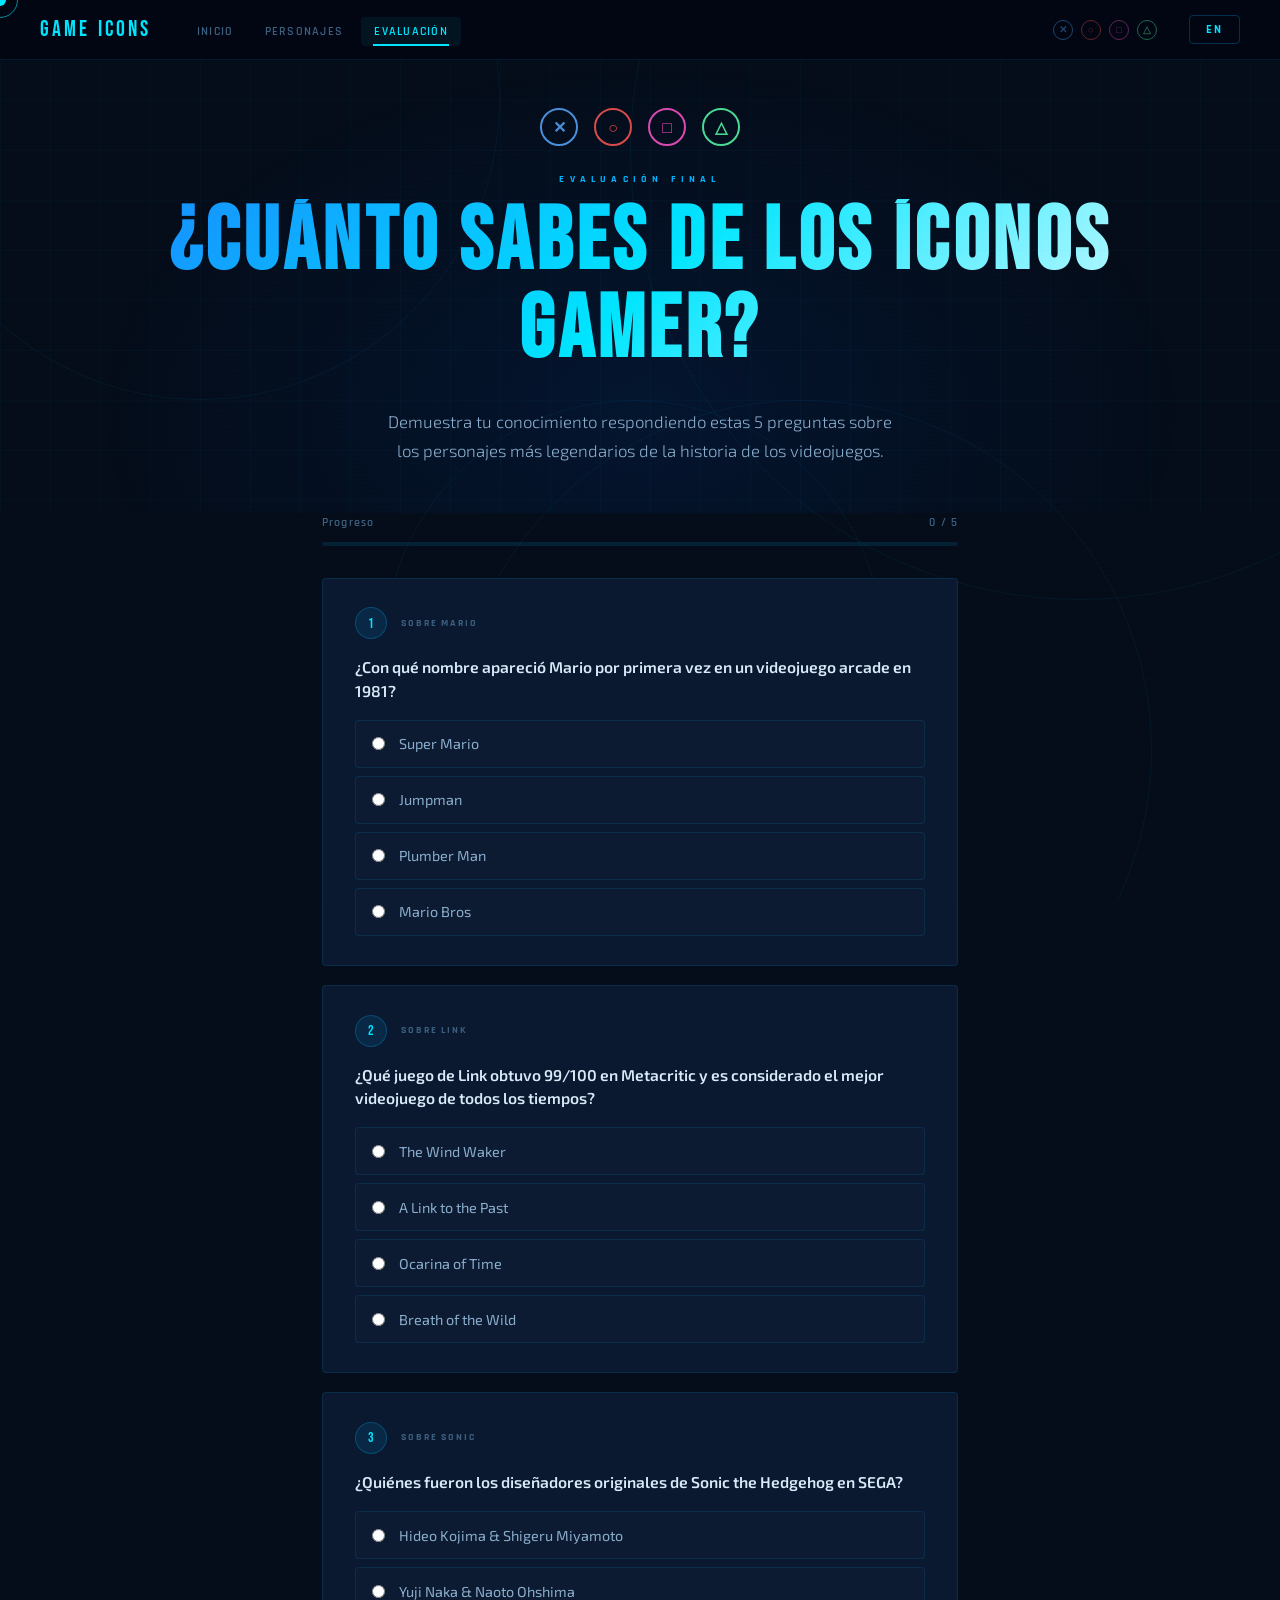
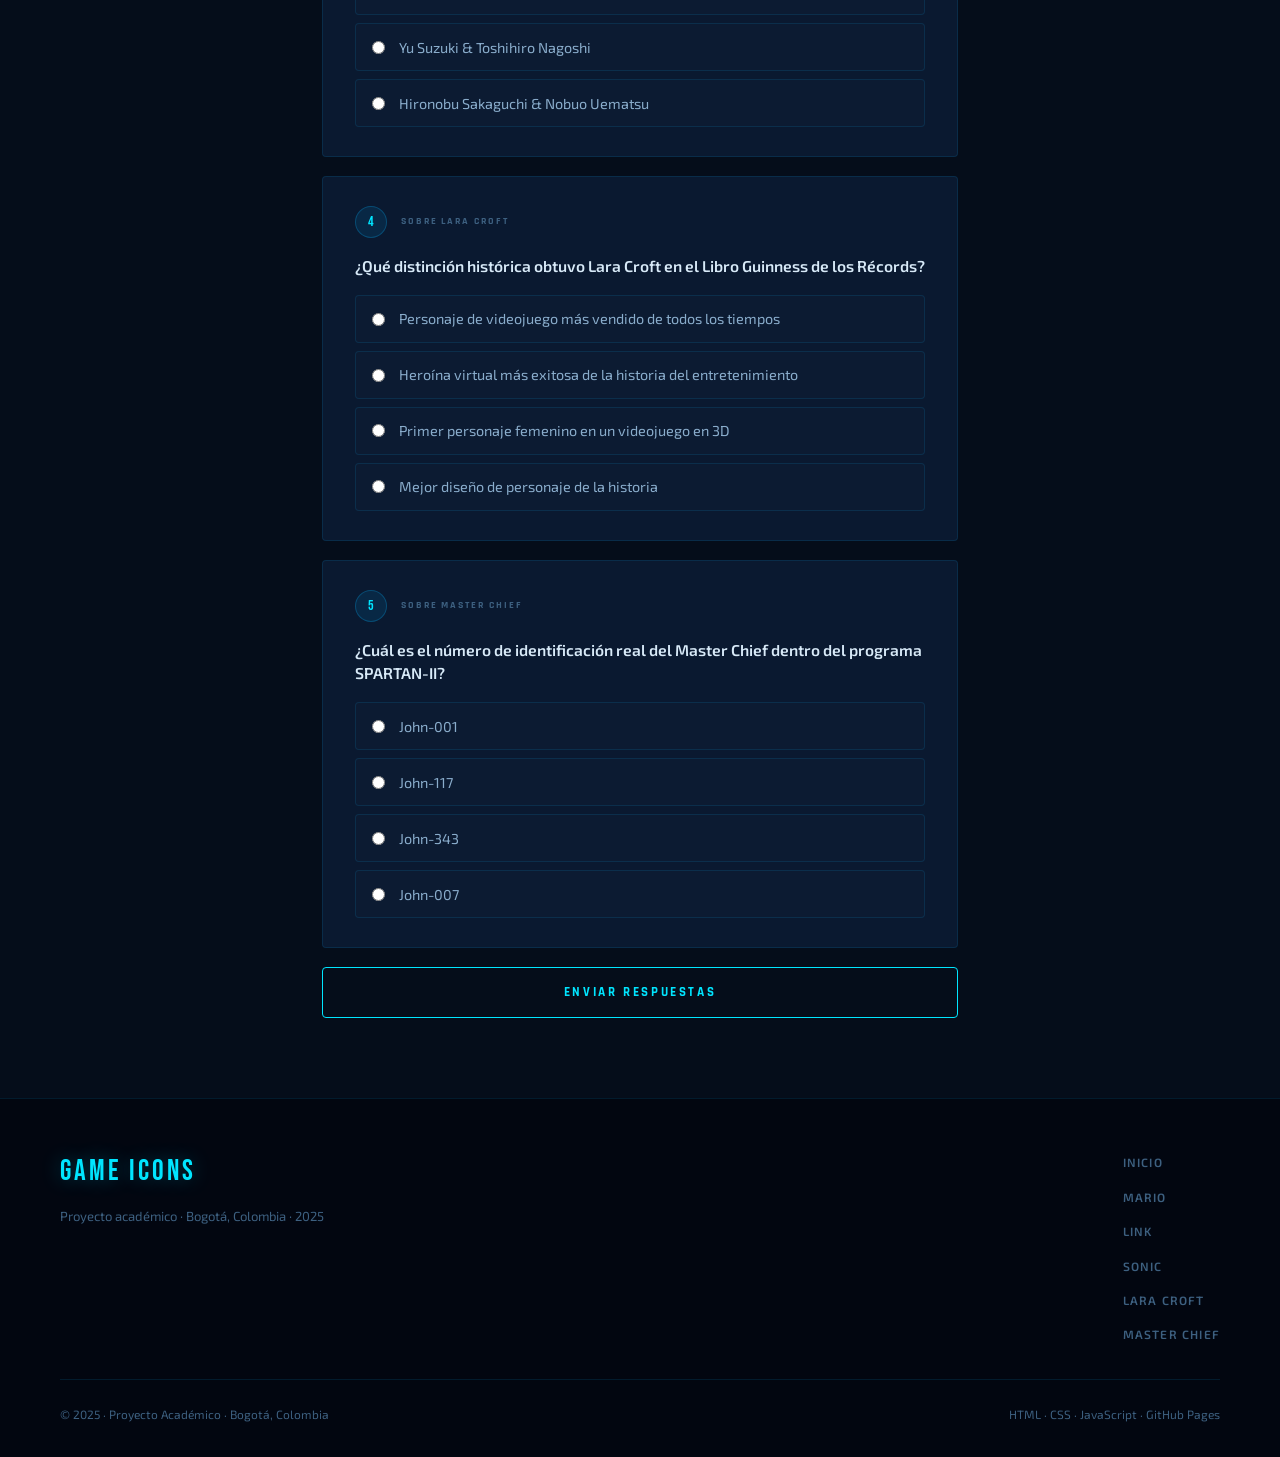
<file: quiz.html>
<!DOCTYPE html>
<html lang="es">
<head>
  <meta charset="UTF-8"/>
  <meta name="viewport" content="width=device-width, initial-scale=1.0"/>
  <title>Evaluación — Íconos de los Videojuegos</title>
  <link rel="stylesheet" href="style.css"/>
  <style>
    .quiz-hero {
      min-height: 45vh;
      display: flex; flex-direction: column;
      align-items: center; justify-content: center;
      text-align: center;
      padding: calc(var(--nav-h) + 3rem) 2.5rem 3rem;
      background: radial-gradient(ellipse at 50% 80%, rgba(0,85,204,0.12) 0%, transparent 60%);
      position: relative;
    }
    .quiz-hero::before {
      content: '';
      position: absolute; inset: 0;
      background-image: linear-gradient(rgba(0,180,255,0.03) 1px, transparent 1px), linear-gradient(90deg, rgba(0,180,255,0.03) 1px, transparent 1px);
      background-size: 50px 50px;
    }
    .quiz-hero h1 {
      font-family: 'Bebas Neue', sans-serif;
      font-size: clamp(2.5rem, 7vw, 5.5rem);
      letter-spacing: 0.05em; line-height: 1;
      margin-bottom: 1rem;
      background: linear-gradient(135deg, #1a7fff, #00e5ff, #ffffff);
      -webkit-background-clip: text; -webkit-text-fill-color: transparent; background-clip: text;
    }
    .quiz-hero p { color: var(--text-mid); max-width: 520px; font-size: 1.05rem; font-weight: 300; }

    /* PS symbols animated */
    .ps-quiz-symbols {
      display: flex; gap: 1rem; margin-bottom: 1.5rem;
    }
    .psq { width: 38px; height: 38px; border-radius: 50%; border: 2px solid; display: flex; align-items: center; justify-content: center; font-weight: 700; animation: psqPulse 2.8s ease-in-out infinite; }
    .psq-x  { border-color:#4a90d9; color:#4a90d9; animation-delay:0s; }
    .psq-o  { border-color:#d94a4a; color:#d94a4a; animation-delay:0.35s; }
    .psq-sq { border-color:#d94aae; color:#d94aae; animation-delay:0.7s; }
    .psq-tr { border-color:#4ad994; color:#4ad994; animation-delay:1.05s; }
    @keyframes psqPulse { 0%,100%{transform:scale(1);box-shadow:none} 50%{transform:scale(1.18);box-shadow:0 0 16px currentColor} }

    /* progress */
    .progress-wrap { max-width: 700px; margin: 0 auto 2rem; }
    .progress-header { display:flex; justify-content:space-between; font-size:0.72rem; color:var(--text-muted); font-family:'Rajdhani',sans-serif; font-weight:600; letter-spacing:0.1em; margin-bottom:0.5rem; }
    .progress-bar { height: 4px; background: var(--border); border-radius: 2px; overflow: hidden; }
    .progress-fill { height:100%; background: linear-gradient(90deg, var(--blue-3), var(--accent)); transition: width 0.5s cubic-bezier(0.4,0,0.2,1); border-radius: 2px; }

    /* questions */
    .quiz-wrap { max-width: 700px; margin: 0 auto; padding: 0 2rem 5rem; }
    .quiz-q {
      background: var(--bg-card);
      border: 1px solid var(--border);
      border-radius: var(--radius);
      padding: 1.8rem 2rem;
      margin-bottom: 1.2rem;
      transition: border-color var(--transition);
    }
    .quiz-q.answered { border-color: var(--border-2); }
    .q-head { display:flex; align-items:center; gap:0.85rem; margin-bottom: 1rem; }
    .q-num {
      width: 32px; height: 32px; border-radius: 50%;
      background: rgba(0,180,255,0.1); border: 1px solid var(--border-2);
      display: flex; align-items: center; justify-content: center;
      font-family: 'Bebas Neue', sans-serif; font-size: 0.9rem;
      color: var(--accent); flex-shrink: 0;
    }
    .q-char {
      font-family: 'Rajdhani', sans-serif; font-size: 0.62rem; font-weight: 700;
      letter-spacing: 0.2em; text-transform: uppercase; color: var(--text-muted);
    }
    .q-text {
      font-family: 'Exo 2', sans-serif; font-size: 0.98rem; font-weight: 600;
      color: var(--text); line-height: 1.5; margin-bottom: 1.1rem;
    }
    .opts { display:flex; flex-direction:column; gap:0.5rem; }
    .opts label {
      display: flex; align-items: center; gap: 0.85rem;
      cursor: none; font-size: 0.9rem; font-weight: 400;
      color: var(--text-mid);
      padding: 0.65rem 1rem;
      border: 1px solid var(--border);
      border-radius: var(--radius);
      background: rgba(255,255,255,0.01);
      transition: border-color var(--transition), color var(--transition), background var(--transition);
    }
    .opts label:hover { border-color: var(--blue-4); color: var(--text); background: rgba(0,180,255,0.05); }
    .opts input[type=radio] { accent-color: var(--accent); flex-shrink: 0; }
    .opts label.correct { border-color: #22c55e; background: rgba(34,197,94,0.08); color: #22c55e; }
    .opts label.wrong   { border-color: #ef4444; background: rgba(239,68,68,0.08);  color: #ef4444; }

    .quiz-submit {
      display: block; width: 100%;
      font-family: 'Rajdhani', sans-serif; font-size: 0.82rem; font-weight: 700;
      letter-spacing: 0.2em; text-transform: uppercase;
      padding: 1rem; margin-top: 0.5rem;
      background: transparent; border: 1px solid var(--accent);
      color: var(--accent); border-radius: var(--radius);
      transition: all var(--transition); cursor: none;
    }
    .quiz-submit:hover { background: var(--accent); color: var(--bg-deep); box-shadow: 0 0 25px rgba(0,229,255,0.35); }
    .quiz-submit:disabled { opacity: 0.35; cursor: default; pointer-events: none; }

    /* result */
    .result-box {
      background: var(--bg-card);
      border: 1px solid var(--border-2);
      border-top: 2px solid var(--accent);
      border-radius: var(--radius);
      padding: 3rem 2.5rem;
      text-align: center;
      display: none;
      margin-top: 1.5rem;
    }
    .result-score {
      font-family: 'Bebas Neue', sans-serif;
      font-size: 7rem; line-height: 1;
      letter-spacing: 0.05em;
      background: linear-gradient(135deg, var(--blue-3), var(--accent));
      -webkit-background-clip: text; -webkit-text-fill-color: transparent; background-clip: text;
      filter: drop-shadow(0 0 20px rgba(0,229,255,0.3));
    }
    .result-rank {
      font-family: 'Rajdhani', sans-serif; font-size: 0.7rem; font-weight: 700;
      letter-spacing: 0.35em; text-transform: uppercase;
      color: var(--text-muted); margin: 0.5rem 0 1rem;
    }
    .result-msg { font-size: 1.1rem; color: var(--text-mid); margin-bottom: 2rem; font-weight: 300; }
    .result-details {
      text-align: left; border-top: 1px solid var(--border);
      padding-top: 1.5rem; margin-bottom: 2rem;
    }
    .detail-item {
      font-size: 0.85rem; color: var(--text-muted);
      padding: 0.65rem 0; border-bottom: 1px solid var(--border);
      line-height: 1.6;
    }
    .detail-item:last-child { border-bottom: none; }
    .ok { color: #22c55e; font-weight: 700; }
    .no { color: #ef4444; font-weight: 700; }
    .result-actions { display:flex; gap:1rem; justify-content:center; flex-wrap:wrap; }
  </style>
</head>
<body>
<div id="ps-bg">
  <div class="ps-wave"></div><div class="ps-wave"></div>
  <div class="ps-wave"></div><div class="ps-wave"></div>
</div>
<div id="cursor"></div>
<div id="cursor-ring"></div>
<button id="back-top" aria-label="Volver arriba">↑</button>

<div id="page-wrap">
<nav>
  <a class="nav-logo" href="index.html">GAME ICONS</a>
  <ul class="nav-links">
    <li><a href="index.html"            data-es="Inicio"     data-en="Home">Inicio</a></li>
    <li><a href="index.html#personajes" data-es="Personajes" data-en="Characters">Personajes</a></li>
    <li><a href="quiz.html" class="active" data-es="Evaluación" data-en="Quiz">Evaluación</a></li>
  </ul>
  <div class="nav-symbols">
    <div class="ps-sym ps-sym-x">✕</div><div class="ps-sym ps-sym-o">○</div>
    <div class="ps-sym ps-sym-sq">□</div><div class="ps-sym ps-sym-tri">△</div>
  </div>
  <button id="lang-btn">EN</button>
</nav>

<div class="quiz-hero">
  <div class="ps-quiz-symbols">
    <div class="psq psq-x">✕</div>
    <div class="psq psq-o">○</div>
    <div class="psq psq-sq">□</div>
    <div class="psq psq-tr">△</div>
  </div>
  <span class="eyebrow" data-es="Evaluación Final" data-en="Final Quiz">Evaluación Final</span>
  <h1 data-es="¿Cuánto sabes de los íconos gamer?" data-en="How much do you know about gamer icons?">¿Cuánto sabes de los íconos gamer?</h1>
  <p style="margin-top:1rem;" data-es="Demuestra tu conocimiento respondiendo estas 5 preguntas sobre los personajes más legendarios de la historia de los videojuegos." data-en="Demonstrate your knowledge by answering these 5 questions about the most legendary characters in video game history.">Demuestra tu conocimiento respondiendo estas 5 preguntas sobre los personajes más legendarios de la historia de los videojuegos.</p>
</div>

<div class="quiz-wrap">
  <div class="progress-wrap">
    <div class="progress-header">
      <span data-es="Progreso" data-en="Progress">Progreso</span>
      <span id="prog-label">0 / 5</span>
    </div>
    <div class="progress-bar"><div class="progress-fill" id="progress" style="width:0%"></div></div>
  </div>

  <div id="quiz-form">

    <div class="quiz-q" id="q1-box">
      <div class="q-head">
        <div class="q-num">1</div>
        <div class="q-char" data-es="SOBRE MARIO" data-en="ABOUT MARIO">SOBRE MARIO</div>
      </div>
      <p class="q-text" data-es="¿Con qué nombre apareció Mario por primera vez en un videojuego arcade en 1981?" data-en="By what name did Mario first appear in an arcade video game in 1981?">¿Con qué nombre apareció Mario por primera vez en un videojuego arcade en 1981?</p>
      <div class="opts">
        <label><input type="radio" name="q1" value="a"/> <span data-es="Super Mario" data-en="Super Mario">Super Mario</span></label>
        <label><input type="radio" name="q1" value="b"/> <span data-es="Jumpman" data-en="Jumpman">Jumpman</span></label>
        <label><input type="radio" name="q1" value="c"/> <span data-es="Plumber Man" data-en="Plumber Man">Plumber Man</span></label>
        <label><input type="radio" name="q1" value="d"/> <span data-es="Mario Bros" data-en="Mario Bros">Mario Bros</span></label>
      </div>
    </div>

    <div class="quiz-q" id="q2-box">
      <div class="q-head">
        <div class="q-num">2</div>
        <div class="q-char" data-es="SOBRE LINK" data-en="ABOUT LINK">SOBRE LINK</div>
      </div>
      <p class="q-text" data-es="¿Qué juego de Link obtuvo 99/100 en Metacritic y es considerado el mejor videojuego de todos los tiempos?" data-en="Which Link game scored 99/100 on Metacritic and is considered the greatest video game of all time?">¿Qué juego de Link obtuvo 99/100 en Metacritic y es considerado el mejor videojuego de todos los tiempos?</p>
      <div class="opts">
        <label><input type="radio" name="q2" value="a"/> <span>The Wind Waker</span></label>
        <label><input type="radio" name="q2" value="b"/> <span>A Link to the Past</span></label>
        <label><input type="radio" name="q2" value="c"/> <span>Ocarina of Time</span></label>
        <label><input type="radio" name="q2" value="d"/> <span>Breath of the Wild</span></label>
      </div>
    </div>

    <div class="quiz-q" id="q3-box">
      <div class="q-head">
        <div class="q-num">3</div>
        <div class="q-char" data-es="SOBRE SONIC" data-en="ABOUT SONIC">SOBRE SONIC</div>
      </div>
      <p class="q-text" data-es="¿Quiénes fueron los diseñadores originales de Sonic the Hedgehog en SEGA?" data-en="Who were the original designers of Sonic the Hedgehog at SEGA?">¿Quiénes fueron los diseñadores originales de Sonic the Hedgehog en SEGA?</p>
      <div class="opts">
        <label><input type="radio" name="q3" value="a"/> <span>Hideo Kojima & Shigeru Miyamoto</span></label>
        <label><input type="radio" name="q3" value="b"/> <span data-es="Yuji Naka & Naoto Ohshima" data-en="Yuji Naka & Naoto Ohshima">Yuji Naka & Naoto Ohshima</span></label>
        <label><input type="radio" name="q3" value="c"/> <span>Yu Suzuki & Toshihiro Nagoshi</span></label>
        <label><input type="radio" name="q3" value="d"/> <span>Hironobu Sakaguchi & Nobuo Uematsu</span></label>
      </div>
    </div>

    <div class="quiz-q" id="q4-box">
      <div class="q-head">
        <div class="q-num">4</div>
        <div class="q-char" data-es="SOBRE LARA CROFT" data-en="ABOUT LARA CROFT">SOBRE LARA CROFT</div>
      </div>
      <p class="q-text" data-es="¿Qué distinción histórica obtuvo Lara Croft en el Libro Guinness de los Récords?" data-en="What historic distinction did Lara Croft earn in the Guinness Book of World Records?">¿Qué distinción histórica obtuvo Lara Croft en el Libro Guinness de los Récords?</p>
      <div class="opts">
        <label><input type="radio" name="q4" value="a"/> <span data-es="Personaje de videojuego más vendido de todos los tiempos" data-en="Best-selling video game character of all time">Personaje de videojuego más vendido de todos los tiempos</span></label>
        <label><input type="radio" name="q4" value="b"/> <span data-es="Heroína virtual más exitosa de la historia del entretenimiento" data-en="Most successful virtual heroine in entertainment history">Heroína virtual más exitosa de la historia del entretenimiento</span></label>
        <label><input type="radio" name="q4" value="c"/> <span data-es="Primer personaje femenino en un videojuego en 3D" data-en="First female character in a 3D video game">Primer personaje femenino en un videojuego en 3D</span></label>
        <label><input type="radio" name="q4" value="d"/> <span data-es="Mejor diseño de personaje de la historia" data-en="Best character design in history">Mejor diseño de personaje de la historia</span></label>
      </div>
    </div>

    <div class="quiz-q" id="q5-box">
      <div class="q-head">
        <div class="q-num">5</div>
        <div class="q-char" data-es="SOBRE MASTER CHIEF" data-en="ABOUT MASTER CHIEF">SOBRE MASTER CHIEF</div>
      </div>
      <p class="q-text" data-es="¿Cuál es el número de identificación real del Master Chief dentro del programa SPARTAN-II?" data-en="What is Master Chief's real identification number within the SPARTAN-II program?">¿Cuál es el número de identificación real del Master Chief dentro del programa SPARTAN-II?</p>
      <div class="opts">
        <label><input type="radio" name="q5" value="a"/> <span>John-001</span></label>
        <label><input type="radio" name="q5" value="b"/> <span>John-117</span></label>
        <label><input type="radio" name="q5" value="c"/> <span>John-343</span></label>
        <label><input type="radio" name="q5" value="d"/> <span>John-007</span></label>
      </div>
    </div>

    <button class="quiz-submit" id="submit-btn" onclick="submitQuiz()" data-es="ENVIAR RESPUESTAS" data-en="SUBMIT ANSWERS">ENVIAR RESPUESTAS</button>
  </div>

  <div class="result-box" id="result-box">
    <div class="result-score" id="result-score"></div>
    <div class="result-rank" id="result-rank"></div>
    <div class="result-msg" id="result-msg"></div>
    <div class="result-details" id="result-details"></div>
    <div class="result-actions">
      <button class="btn btn-ghost" onclick="resetQuiz()" data-es="INTENTAR DE NUEVO" data-en="TRY AGAIN">INTENTAR DE NUEVO</button>
      <a href="index.html#personajes" class="btn" data-es="VER PERSONAJES" data-en="SEE CHARACTERS">VER PERSONAJES</a>
    </div>
  </div>
</div>

<footer>
  <div class="footer-inner">
    <div>
      <div class="footer-logo">GAME ICONS</div>
      <p class="footer-desc" data-es="Proyecto académico · Bogotá, Colombia · 2025" data-en="Academic project · Bogotá, Colombia · 2025">Proyecto académico · Bogotá, Colombia · 2025</p>
    </div>
    <ul class="footer-nav">
      <li><a href="index.html" data-es="Inicio" data-en="Home">Inicio</a></li>
      <li><a href="mario.html">Mario</a></li><li><a href="link.html">Link</a></li>
      <li><a href="sonic.html">Sonic</a></li><li><a href="lara.html">Lara Croft</a></li>
      <li><a href="master.html">Master Chief</a></li>
    </ul>
  </div>
  <div class="footer-bottom">
    <span>© 2025 · Proyecto Académico · Bogotá, Colombia</span>
    <span>HTML · CSS · JavaScript · GitHub Pages</span>
  </div>
</footer>
</div>

<script src="global.js"></script>
<script>
const answers = {q1:'b',q2:'c',q3:'b',q4:'b',q5:'b'};
const data = {
  es: {
    explain: {
      q1:'Mario apareció por primera vez como "Jumpman" en el arcade Donkey Kong (1981), creado por Shigeru Miyamoto.',
      q2:'Ocarina of Time (1998) obtuvo 99/100 en Metacritic y es considerado universalmente el mejor videojuego de la historia.',
      q3:'Sonic fue diseñado por Yuji Naka (programador) y Naoto Ohshima (diseñador visual) en SEGA en 1991.',
      q4:'Lara Croft fue reconocida por el Guinness como la heroína virtual más exitosa de la historia del entretenimiento.',
      q5:'El nombre completo del Master Chief es John-117, el Spartan número 117 del programa SPARTAN-II.'
    },
    ranks: ['NOVATO','APRENDIZ','JUGADOR','EXPERTO','LEYENDA GAMER'],
    msgs: [
      '¡Vuelve a explorar los perfiles de cada personaje!',
      'Buen comienzo — hay mucho más por aprender.',
      '¡Vas bien! Ya conoces varios íconos del gaming.',
      '¡Excelente! Eres un gran conocedor de la historia gamer.',
      '¡Perfecto! Dominas completamente la historia de los videojuegos.'
    ]
  },
  en: {
    explain: {
      q1:'Mario first appeared as "Jumpman" in the Donkey Kong arcade (1981), created by Shigeru Miyamoto.',
      q2:'Ocarina of Time (1998) scored 99/100 on Metacritic and is universally considered the greatest video game ever made.',
      q3:'Sonic was designed by Yuji Naka (programmer) and Naoto Ohshima (visual designer) at SEGA in 1991.',
      q4:'Lara Croft was recognized by Guinness as the most successful virtual heroine in entertainment history.',
      q5:'Master Chief\'s full name is John-117, Spartan number 117 of the SPARTAN-II program.'
    },
    ranks: ['ROOKIE','APPRENTICE','PLAYER','EXPERT','GAMER LEGEND'],
    msgs: [
      'Go back and explore each character\'s profile!',
      'Good start — there\'s a lot more to learn.',
      'Getting there! You already know several gaming icons.',
      'Excellent! You\'re a great gaming history expert.',
      'Perfect! You completely master video game history.'
    ]
  }
};

let answered = 0;

document.querySelectorAll('input[type=radio]').forEach(r => {
  r.addEventListener('change', () => {
    const box = r.closest('.quiz-q');
    if(!box.classList.contains('answered')){
      box.classList.add('answered');
      answered++;
      const pct = (answered/5)*100;
      document.getElementById('progress').style.width = pct+'%';
      document.getElementById('prog-label').textContent = answered+' / 5';
    }
  });
});

function submitQuiz(){
  const lang = document.documentElement.lang==='en'?'en':'es';
  const d = data[lang];
  let score=0; let details='';
  for(let i=1;i<=5;i++){
    const sel = document.querySelector(`input[name="q${i}"]:checked`);
    const ok = sel && sel.value===answers[`q${i}`];
    if(ok) score++;
    const mark = ok
      ? `<span class="ok">${lang==='es'?'✓ Correcto':'✓ Correct'}</span>`
      : `<span class="no">${lang==='es'?'✗ Incorrecto':'✗ Incorrect'}</span>`;
    details += `<div class="detail-item">${mark} — ${d.explain['q'+i]}</div>`;
    document.querySelectorAll(`input[name="q${i}"]`).forEach(r=>{
      const lbl=r.parentElement;
      if(r.value===answers[`q${i}`]) lbl.classList.add('correct');
      else if(r.checked) lbl.classList.add('wrong');
      r.disabled=true;
    });
  }
  document.getElementById('result-score').textContent=score+'/5';
  document.getElementById('result-rank').textContent=d.ranks[score];
  document.getElementById('result-msg').textContent=d.msgs[score];
  document.getElementById('result-details').innerHTML=details;
  document.getElementById('progress').style.width='100%';
  document.getElementById('prog-label').textContent='5 / 5';
  document.getElementById('submit-btn').disabled=true;
  const rb=document.getElementById('result-box');
  rb.style.display='block';
  setTimeout(()=>rb.scrollIntoView({behavior:'smooth',block:'start'}),100);
}

function resetQuiz(){
  document.querySelectorAll('input[type=radio]').forEach(r=>{
    r.checked=false; r.disabled=false;
    r.parentElement.classList.remove('correct','wrong');
  });
  document.querySelectorAll('.quiz-q').forEach(q=>q.classList.remove('answered'));
  document.getElementById('result-box').style.display='none';
  document.getElementById('submit-btn').disabled=false;
  document.getElementById('progress').style.width='0%';
  document.getElementById('prog-label').textContent='0 / 5';
  answered=0;
  window.scrollTo({top:0,behavior:'smooth'});
}
</script>
</body>
</html>
</file>
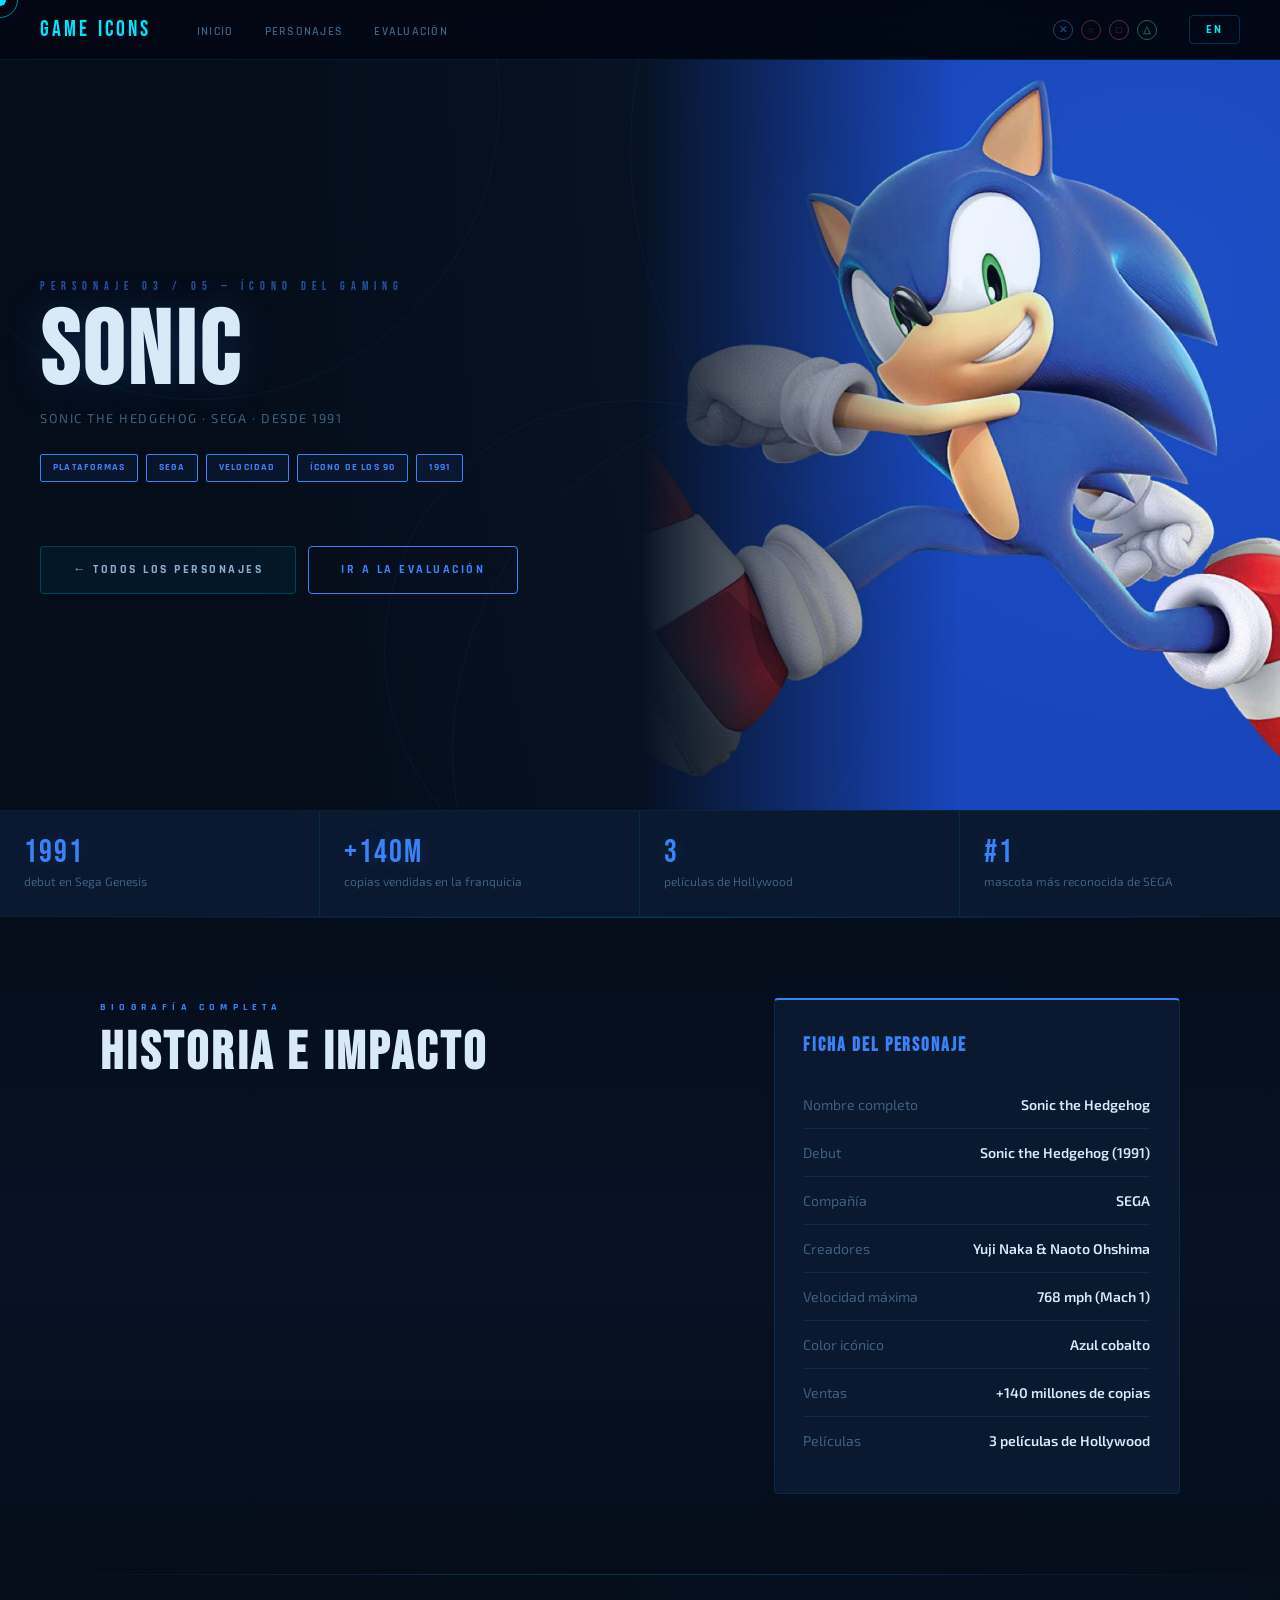
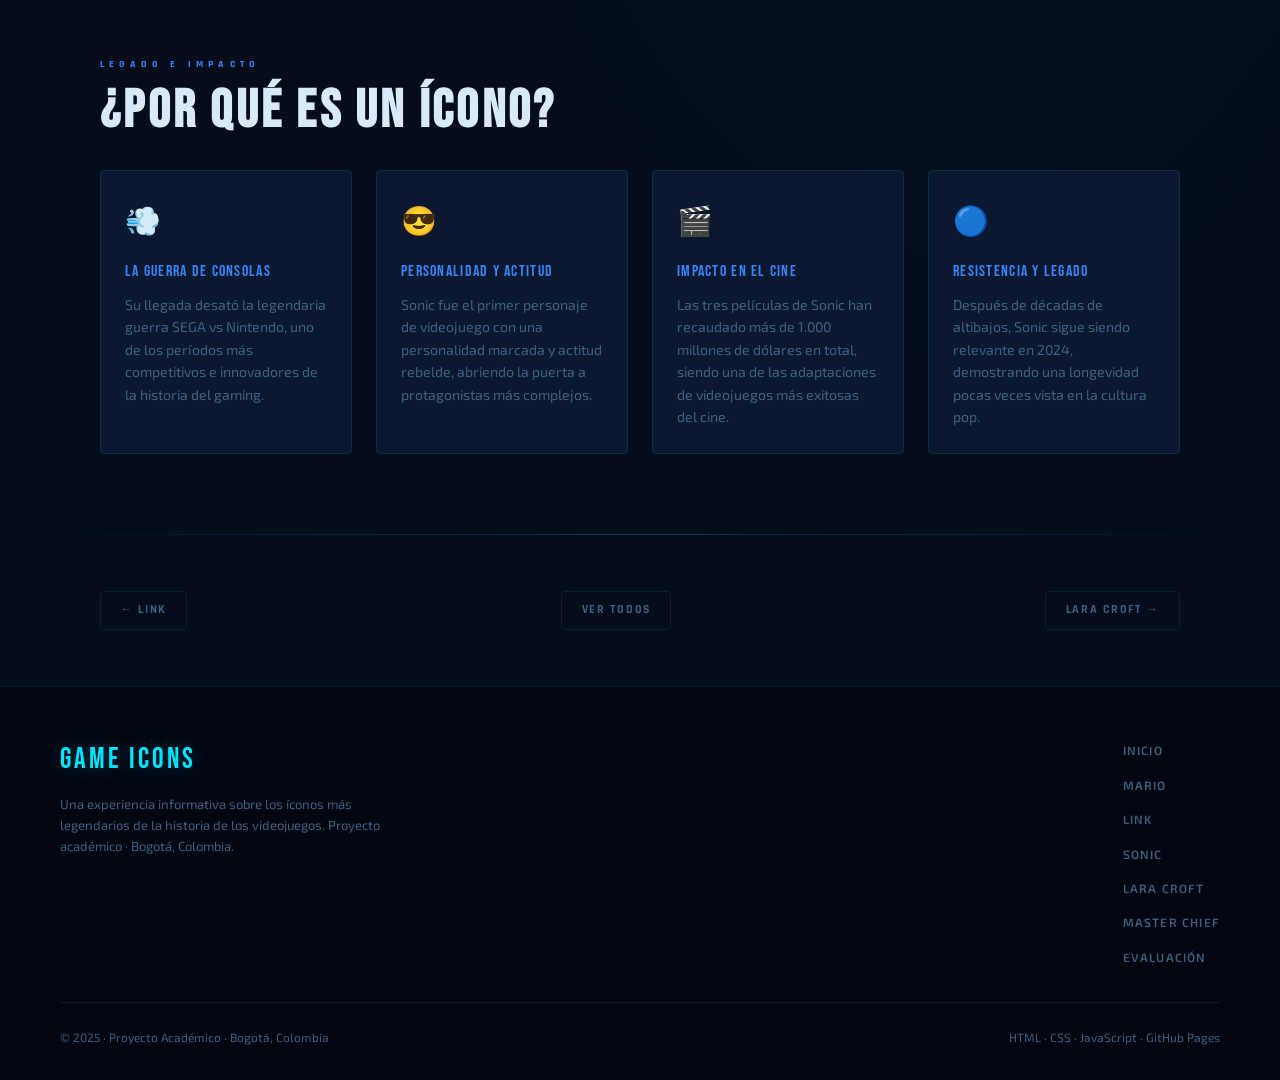
<file: sonic.html>
<!DOCTYPE html>
<html lang="es">
<head>
  <meta charset="UTF-8"/>
  <meta name="viewport" content="width=device-width, initial-scale=1.0"/>
  <title>Sonic — Íconos de los Videojuegos</title>
  <link rel="stylesheet" href="style.css"/>
  <style>
    :root { --char-color:#3b82f6; --char-color2:#06b6d4; --char-glow:rgba(59,130,246,0.2); }
    body { background: radial-gradient(ellipse at 75% 0%, rgba(59,130,246,0.08) 0%, transparent 55%), var(--bg); }

    .char-hero {
      min-height: 90vh;
      display: grid;
      grid-template-columns: 1fr 1fr;
      gap: 0;
      padding-top: var(--nav-h);
      position: relative;
      overflow: hidden;
    }
    @media(max-width:768px){ .char-hero { grid-template-columns:1fr; min-height:auto; } }

    .char-hero-left {
      display: flex; flex-direction: column; justify-content: center;
      padding: 4rem 3rem 4rem 2.5rem;
      position: relative; z-index: 2;
    }
    @media(max-width:768px){ .char-hero-left { padding: 2.5rem 1.5rem; order:2; } }

    .char-hero-right {
      position: relative; overflow: hidden;
    }
    .char-hero-right img {
      width: 100%; height: 100%;
      object-fit: cover; object-position: top center;
      display: block;
      mask-image: linear-gradient(to left, black 50%, transparent 100%);
      -webkit-mask-image: linear-gradient(to left, black 50%, transparent 100%);
    }
    @media(max-width:768px){
      .char-hero-right { height: 320px; order:1; }
      .char-hero-right img { mask-image: linear-gradient(to bottom, black 60%, transparent 100%); -webkit-mask-image: linear-gradient(to bottom, black 60%, transparent 100%); }
    }
    .char-hero-right::after {
      content: '';
      position: absolute; inset: 0;
      background: radial-gradient(ellipse at 80% 30%, rgba(59,130,246,0.15) 0%, transparent 60%);
    }

    .char-number {
      font-family: 'Bebas Neue', sans-serif;
      font-size: 0.75rem; letter-spacing: 0.5em;
      color: var(--char-color); opacity: 0.6;
      margin-bottom: 0.75rem;
    }
    .char-name-display {
      font-family: 'Bebas Neue', sans-serif;
      font-size: clamp(3.5rem, 8vw, 7rem);
      letter-spacing: 0.04em; line-height: 0.88;
      color: var(--text);
      text-shadow: 0 0 40px var(--char-glow);
      margin-bottom: 0.5rem;
      animation: fadeUp 0.9s ease both;
    }
    @keyframes fadeUp { from{opacity:0;transform:translateY(20px)} to{opacity:1;transform:translateY(0)} }
    .char-franchise {
      font-family: 'Exo 2', sans-serif;
      font-size: 0.8rem; font-weight: 400;
      letter-spacing: 0.12em; text-transform: uppercase;
      color: var(--text-muted); margin-bottom: 1.5rem;
    }
    .char-tags-row { display:flex; flex-wrap:wrap; gap:0.5rem; margin-bottom: 2rem; }
    .ctag {
      font-family: 'Rajdhani', sans-serif;
      font-size: 0.62rem; font-weight: 700;
      letter-spacing: 0.12em; text-transform: uppercase;
      padding: 0.28rem 0.75rem;
      border: 1px solid var(--char-color);
      color: var(--char-color);
      background: rgba(59,130,246,0.08);
      border-radius: 2px;
    }
    .char-tagline {
      font-size: 1.05rem; font-weight: 300;
      color: var(--text-mid); line-height: 1.7;
      margin-bottom: 2rem; font-style: italic;
      border-left: 2px solid var(--char-color);
      padding-left: 1rem;
    }
    .hero-nav-btns { display:flex; gap:0.75rem; flex-wrap:wrap; }

    /* FACTS BAR */
    .facts-bar {
      display: grid;
      grid-template-columns: repeat(4, 1fr);
      border-top: 1px solid var(--border);
      border-bottom: 1px solid var(--border);
      position: relative; z-index: 2;
    }
    @media(max-width:600px){ .facts-bar { grid-template-columns: 1fr 1fr; } }
    .fact-cell {
      padding: 1.6rem 1.5rem;
      border-right: 1px solid var(--border);
      background: var(--bg-card);
      transition: background var(--transition);
    }
    .fact-cell:last-child { border-right: none; }
    .fact-cell:hover { background: var(--bg-hover); }
    .fact-num {
      font-family: 'Bebas Neue', sans-serif;
      font-size: 2rem; letter-spacing: 0.06em;
      color: var(--char-color);
      text-shadow: 0 0 18px var(--char-glow);
      line-height: 1;
    }
    .fact-label { font-size: 0.75rem; color: var(--text-muted); margin-top: 0.3rem; line-height: 1.4; }

    /* BIO */
    .bio-section { background: linear-gradient(180deg, var(--bg) 0%, var(--bg-mid) 50%, var(--bg) 100%); }
    .bio-grid {
      display: grid;
      grid-template-columns: 3fr 2fr;
      gap: 4rem; align-items: start;
    }
    @media(max-width:900px){ .bio-grid { grid-template-columns:1fr; gap:2.5rem; } }
    .bio-body p + p { margin-top: 1.1rem; }

    .info-card {
      background: var(--bg-card);
      border: 1px solid var(--border);
      border-top: 2px solid var(--char-color);
      padding: 1.8rem;
      border-radius: var(--radius);
      position: sticky; top: calc(var(--nav-h) + 1rem);
    }
    .info-card h3 {
      font-family: 'Bebas Neue', sans-serif;
      font-size: 1.2rem; letter-spacing: 0.1em;
      color: var(--char-color); margin-bottom: 1.2rem;
    }
    .info-row {
      display: flex; justify-content: space-between; align-items: start;
      padding: 0.7rem 0; border-bottom: 1px solid var(--border);
      gap: 1rem; font-size: 0.88rem;
    }
    .info-row:last-child { border-bottom: none; }
    .info-row .ik { color: var(--text-muted); font-weight: 400; flex-shrink: 0; }
    .info-row .iv { color: var(--text); font-weight: 600; text-align: right; }

    /* IMPACT */
    .impact-grid {
      display: grid;
      grid-template-columns: repeat(auto-fit, minmax(240px, 1fr));
      gap: 1.5rem; margin-top: 2rem;
    }
    .impact-card {
      background: var(--bg-card);
      border: 1px solid var(--border);
      border-radius: var(--radius);
      padding: 1.5rem;
      transition: border-color var(--transition), transform var(--transition);
    }
    .impact-card:hover { border-color: var(--char-color); transform: translateY(-3px); }
    .impact-icon { font-size: 1.8rem; margin-bottom: 0.75rem; }
    .impact-title {
      font-family: 'Bebas Neue', sans-serif;
      font-size: 1rem; letter-spacing: 0.08em;
      color: var(--char-color); margin-bottom: 0.5rem;
    }
    .impact-text { font-size: 0.88rem; color: var(--text-muted); line-height: 1.6; }

    /* CHAR NAV */
    .char-nav-bar {
      display: flex; justify-content: space-between; align-items: center;
      padding: 1.5rem 0; flex-wrap: wrap; gap: 1rem;
    }
    .char-nav-bar a {
      font-family: 'Rajdhani', sans-serif;
      font-size: 0.72rem; font-weight: 700;
      letter-spacing: 0.15em; text-transform: uppercase;
      color: var(--text-muted); padding: 0.55rem 1.2rem;
      border: 1px solid var(--border); border-radius: var(--radius);
      transition: all var(--transition);
    }
    .char-nav-bar a:hover { color: var(--char-color); border-color: var(--char-color); background: rgba(59,130,246,0.06); }
  </style>
</head>
<body>
<div id="ps-bg">
  <div class="ps-wave"></div><div class="ps-wave"></div>
  <div class="ps-wave"></div><div class="ps-wave"></div>
</div>
<div id="cursor"></div>
<div id="cursor-ring"></div>
<button id="back-top" aria-label="Volver arriba">↑</button>

<div id="page-wrap">
<nav>
  <a class="nav-logo" href="index.html">GAME ICONS</a>
  <ul class="nav-links">
    <li><a href="index.html"          data-es="Inicio"     data-en="Home">Inicio</a></li>
    <li><a href="index.html#personajes" data-es="Personajes" data-en="Characters">Personajes</a></li>
    <li><a href="quiz.html"           data-es="Evaluación" data-en="Quiz">Evaluación</a></li>
  </ul>
  <div class="nav-symbols">
    <div class="ps-sym ps-sym-x">✕</div><div class="ps-sym ps-sym-o">○</div>
    <div class="ps-sym ps-sym-sq">□</div><div class="ps-sym ps-sym-tri">△</div>
  </div>
  <button id="lang-btn">EN</button>
</nav>

<!-- HERO -->
<section class="char-hero">
  <div class="char-hero-left">
    <div class="char-number" data-es="PERSONAJE 03 / 05 — ÍCONO DEL GAMING" data-en="CHARACTER 03 / 05 — GAMING ICON">PERSONAJE 03 / 05 — ÍCONO DEL GAMING</div>
    <h1 class="char-name-display">Sonic</h1>
    <div class="char-franchise" data-es="Sonic the Hedgehog · SEGA · Desde 1991" data-en="Sonic the Hedgehog · SEGA · Since 1991">Sonic the Hedgehog · SEGA · Desde 1991</div>
    <div class="char-tags-row"><span class="ctag" data-es="PLATAFORMAS" data-en="PLATFORMER">PLATAFORMAS</span><span class="ctag" data-es="SEGA" data-en="SEGA">SEGA</span><span class="ctag" data-es="VELOCIDAD" data-en="SPEED">VELOCIDAD</span><span class="ctag" data-es="ÍCONO DE LOS 90" data-en="90s ICON">ÍCONO DE LOS 90</span><span class="ctag" data-es="1991" data-en="1991">1991</span></div>
    <p class="char-tagline" data-es=""Más rápido que el sonido, más fresco que cualquier otro. El rebelde que desafió a Nintendo."" data-en=""Faster than sound, cooler than anyone. The rebel who challenged Nintendo."">"Más rápido que el sonido, más fresco que cualquier otro. El rebelde que desafió a Nintendo."</p>
    <div class="hero-nav-btns">
      <a href="index.html#personajes" class="btn btn-ghost" data-es="← Todos los personajes" data-en="← All characters">← Todos los personajes</a>
      <a href="quiz.html" class="btn" data-es="Ir a la evaluación" data-en="Go to quiz">Ir a la evaluación</a>
    </div>
  </div>
  <div class="char-hero-right">
    <img src="sonic.jpg" alt="Sonic" loading="lazy"/>
  </div>
</section>

<!-- FACTS -->
<div class="facts-bar">
  <div class="fact-cell"><div class="fact-num">1991</div><div class="fact-label" data-es="debut en Sega Genesis" data-en="debut on Sega Genesis">debut en Sega Genesis</div></div><div class="fact-cell"><div class="fact-num">+140M</div><div class="fact-label" data-es="copias vendidas en la franquicia" data-en="copies sold in the franchise">copias vendidas en la franquicia</div></div><div class="fact-cell"><div class="fact-num">3</div><div class="fact-label" data-es="películas de Hollywood" data-en="Hollywood movies">películas de Hollywood</div></div><div class="fact-cell"><div class="fact-num">#1</div><div class="fact-label" data-es="mascota más reconocida de SEGA" data-en="most recognized SEGA mascot">mascota más reconocida de SEGA</div></div>
</div>

<div class="divider"></div>

<!-- BIO -->
<section class="bio-section">
<div class="wrap">
  <div class="bio-grid">
    <div class="bio-body reveal">
      <span class="eyebrow" data-es="Biografía completa" data-en="Full biography">Biografía completa</span>
      <h2 class="section-title" data-es="Historia e impacto" data-en="History & impact">Historia e impacto</h2>
      <div data-es="<p class="body-text">Sonic el erizo azul nació en 1991 con una misión muy concreta: ser la respuesta de <strong>SEGA</strong> al arrasador éxito de Mario en Nintendo. Diseñado por <strong>Yuji Naka</strong> y <strong>Naoto Ohshima</strong>, Sonic fue concebido como un personaje más moderno, rebelde y descaradamente veloz, con una actitud desafiante y una personalidad "cool" que conectó de forma inmediata y profunda con los jóvenes de los años 90.</p>
<p class="body-text">Su juego debut en la <strong>Sega Genesis (Mega Drive)</strong> fue un éxito rotundo desde el primer día. Las ventas superaron todas las expectativas, consolidando a SEGA como un rival verdaderamente serio de Nintendo en la llamada "guerra de consolas" — uno de los períodos más apasionantes y competitivos en la historia de los videojuegos. La velocidad no era solo un adorno estético: era el corazón mismo de su mecánica de juego. Esa innovación fue tan fresca y emocionante que marcó a toda una generación de jugadores.</p>
<p class="body-text">A lo largo de los años, la franquicia de Sonic se expandió exponencialmente: <strong>series animadas</strong> en televisión (algunas de las más vistas de los años 90), cómics, novelas, e incluso su propia línea de juguetes y ropa. En el siglo XXI, las <strong>películas de Hollywood</strong> con el erizo azul como protagonista (2020, 2022, 2024) recaudaron cientos de millones de dólares, demostrando que Sonic sigue siendo relevante para nuevas generaciones.</p>
<p class="body-text">Aunque tuvo épocas difíciles durante la transición al 3D en los años 2000, Sonic ha demostrado una <strong>resiliencia extraordinaria</strong>. Sigue siendo uno de los personajes más queridos, reconocidos y memorizados en toda la cultura gamer global, con una comunidad de fanáticos apasionados en todo el mundo, incluyendo una escena muy activa en Colombia y Bogotá.</p>" data-en="<p class="body-text">Sonic the blue hedgehog was born in 1991 with a very specific mission: to be <strong>SEGA's</strong> answer to Mario's overwhelming success at Nintendo. Designed by <strong>Yuji Naka</strong> and <strong>Naoto Ohshima</strong>, Sonic was conceived as a more modern, rebellious, and unashamedly fast character, with a defiant attitude and a "cool" personality that connected immediately and deeply with the youth of the 1990s.</p>
<p class="body-text">His debut game on the <strong>Sega Genesis (Mega Drive)</strong> was an outright success from day one. Sales exceeded all expectations, establishing SEGA as a truly serious rival to Nintendo in the so-called "console wars" — one of the most exciting and competitive periods in video game history. Speed was not just an aesthetic ornament: it was the very heart of his gameplay. That innovation was so fresh and exciting that it defined an entire generation of players.</p>
<p class="body-text">Over the years, the Sonic franchise expanded exponentially: <strong>animated TV series</strong> (some of the most watched of the 90s), comics, novels, and even his own line of toys and clothing. In the 21st century, <strong>Hollywood movies</strong> featuring the blue hedgehog (2020, 2022, 2024) grossed hundreds of millions of dollars, proving that Sonic remains relevant for new generations.</p>
<p class="body-text">Although he had difficult times during the 3D transition in the 2000s, Sonic has demonstrated <strong>extraordinary resilience</strong>. He remains one of the most beloved, recognized, and memorable characters in all of global gamer culture, with a passionate fan community around the world, including a very active scene in Colombia and Bogotá.</p>"><p class="body-text">Sonic el erizo azul nació en 1991 con una misión muy concreta: ser la respuesta de <strong>SEGA</strong> al arrasador éxito de Mario en Nintendo. Diseñado por <strong>Yuji Naka</strong> y <strong>Naoto Ohshima</strong>, Sonic fue concebido como un personaje más moderno, rebelde y descaradamente veloz, con una actitud desafiante y una personalidad "cool" que conectó de forma inmediata y profunda con los jóvenes de los años 90.</p>
<p class="body-text">Su juego debut en la <strong>Sega Genesis (Mega Drive)</strong> fue un éxito rotundo desde el primer día. Las ventas superaron todas las expectativas, consolidando a SEGA como un rival verdaderamente serio de Nintendo en la llamada "guerra de consolas" — uno de los períodos más apasionantes y competitivos en la historia de los videojuegos. La velocidad no era solo un adorno estético: era el corazón mismo de su mecánica de juego. Esa innovación fue tan fresca y emocionante que marcó a toda una generación de jugadores.</p>
<p class="body-text">A lo largo de los años, la franquicia de Sonic se expandió exponencialmente: <strong>series animadas</strong> en televisión (algunas de las más vistas de los años 90), cómics, novelas, e incluso su propia línea de juguetes y ropa. En el siglo XXI, las <strong>películas de Hollywood</strong> con el erizo azul como protagonista (2020, 2022, 2024) recaudaron cientos de millones de dólares, demostrando que Sonic sigue siendo relevante para nuevas generaciones.</p>
<p class="body-text">Aunque tuvo épocas difíciles durante la transición al 3D en los años 2000, Sonic ha demostrado una <strong>resiliencia extraordinaria</strong>. Sigue siendo uno de los personajes más queridos, reconocidos y memorizados en toda la cultura gamer global, con una comunidad de fanáticos apasionados en todo el mundo, incluyendo una escena muy activa en Colombia y Bogotá.</p></div>
    </div>
    <div class="reveal delay-2">
      <div class="info-card">
        <h3 data-es="Ficha del personaje" data-en="Character profile">Ficha del personaje</h3>
        <div class="info-row"><span class="ik" data-es="Nombre completo" data-en="Full name">Nombre completo</span><span class="iv">Sonic the Hedgehog</span></div><div class="info-row"><span class="ik" data-es="Debut" data-en="Debut">Debut</span><span class="iv">Sonic the Hedgehog (1991)</span></div><div class="info-row"><span class="ik" data-es="Compañía" data-en="Company">Compañía</span><span class="iv">SEGA</span></div><div class="info-row"><span class="ik" data-es="Creadores" data-en="Creators">Creadores</span><span class="iv">Yuji Naka & Naoto Ohshima</span></div><div class="info-row"><span class="ik" data-es="Velocidad máxima" data-en="Top speed">Velocidad máxima</span><span class="iv">768 mph (Mach 1)</span></div><div class="info-row"><span class="ik" data-es="Color icónico" data-en="Iconic color">Color icónico</span><span class="iv">Azul cobalto</span></div><div class="info-row"><span class="ik" data-es="Ventas" data-en="Sales">Ventas</span><span class="iv">+140 millones de copias</span></div><div class="info-row"><span class="ik" data-es="Películas" data-en="Movies">Películas</span><span class="iv">3 películas de Hollywood</span></div>
      </div>
    </div>
  </div>
</div>
</section>

<div class="divider"></div>

<!-- IMPACT -->
<section class="wrap">
  <div class="reveal">
    <span class="eyebrow" data-es="Legado e impacto" data-en="Legacy & impact">Legado e impacto</span>
    <h2 class="section-title" data-es="¿Por qué es un ícono?" data-en="Why is it an icon?">¿Por qué es un ícono?</h2>
  </div>
  <div class="impact-grid"><div class="impact-card reveal">
      <div class="impact-icon">💨</div>
      <div class="impact-title" data-es="La Guerra de Consolas" data-en="The Console Wars">La Guerra de Consolas</div>
      <p class="impact-text" data-es="Su llegada desató la legendaria guerra SEGA vs Nintendo, uno de los períodos más competitivos e innovadores de la historia del gaming." data-en="His arrival triggered the legendary SEGA vs Nintendo war, one of the most competitive and innovative periods in gaming history.">Su llegada desató la legendaria guerra SEGA vs Nintendo, uno de los períodos más competitivos e innovadores de la historia del gaming.</p>
    </div><div class="impact-card reveal">
      <div class="impact-icon">😎</div>
      <div class="impact-title" data-es="Personalidad y Actitud" data-en="Personality & Attitude">Personalidad y Actitud</div>
      <p class="impact-text" data-es="Sonic fue el primer personaje de videojuego con una personalidad marcada y actitud rebelde, abriendo la puerta a protagonistas más complejos." data-en="Sonic was the first video game character with a distinct personality and rebellious attitude, opening the door to more complex protagonists.">Sonic fue el primer personaje de videojuego con una personalidad marcada y actitud rebelde, abriendo la puerta a protagonistas más complejos.</p>
    </div><div class="impact-card reveal">
      <div class="impact-icon">🎬</div>
      <div class="impact-title" data-es="Impacto en el Cine" data-en="Movie Impact">Impacto en el Cine</div>
      <p class="impact-text" data-es="Las tres películas de Sonic han recaudado más de 1.000 millones de dólares en total, siendo una de las adaptaciones de videojuegos más exitosas del cine." data-en="The three Sonic movies have grossed over $1 billion in total, being one of the most successful video game adaptations in cinema.">Las tres películas de Sonic han recaudado más de 1.000 millones de dólares en total, siendo una de las adaptaciones de videojuegos más exitosas del cine.</p>
    </div><div class="impact-card reveal">
      <div class="impact-icon">🔵</div>
      <div class="impact-title" data-es="Resistencia y Legado" data-en="Resilience & Legacy">Resistencia y Legado</div>
      <p class="impact-text" data-es="Después de décadas de altibajos, Sonic sigue siendo relevante en 2024, demostrando una longevidad pocas veces vista en la cultura pop." data-en="After decades of ups and downs, Sonic remains relevant in 2024, demonstrating a longevity rarely seen in pop culture.">Después de décadas de altibajos, Sonic sigue siendo relevante en 2024, demostrando una longevidad pocas veces vista en la cultura pop.</p>
    </div></div>
</section>

<div class="divider"></div>

<!-- CHAR NAV -->
<div class="wrap" style="padding-top:2rem; padding-bottom:2rem;">
  <div class="char-nav-bar">
    <a href="link.html" data-es="← Link" data-en="← Link">← Link</a>
    <a href="index.html#personajes" data-es="Ver todos" data-en="See all">Ver todos</a>
    <a href="lara.html" data-es="Lara Croft →" data-en="Lara Croft →">Lara Croft →</a>
  </div>
</div>

<footer>
  <div class="footer-inner">
    <div>
      <div class="footer-logo">GAME ICONS</div>
      <p class="footer-desc" data-es="Una experiencia informativa sobre los íconos más legendarios de la historia de los videojuegos. Proyecto académico · Bogotá, Colombia." data-en="An informative experience about the most legendary icons in video game history. Academic project · Bogotá, Colombia.">Una experiencia informativa sobre los íconos más legendarios de la historia de los videojuegos. Proyecto académico · Bogotá, Colombia.</p>
    </div>
    <ul class="footer-nav">
      <li><a href="index.html" data-es="Inicio" data-en="Home">Inicio</a></li>
      <li><a href="mario.html">Mario</a></li><li><a href="link.html">Link</a></li>
      <li><a href="sonic.html">Sonic</a></li><li><a href="lara.html">Lara Croft</a></li>
      <li><a href="master.html">Master Chief</a></li>
      <li><a href="quiz.html" data-es="Evaluación" data-en="Quiz">Evaluación</a></li>
    </ul>
  </div>
  <div class="footer-bottom">
    <span data-es="© 2025 · Proyecto Académico · Bogotá, Colombia" data-en="© 2025 · Academic Project · Bogotá, Colombia">© 2025 · Proyecto Académico · Bogotá, Colombia</span>
    <span>HTML · CSS · JavaScript · GitHub Pages</span>
  </div>
</footer>
</div>
<script src="global.js"></script>
<script>
  document.querySelectorAll('.reveal').forEach((el,i)=>{
    const obs=new IntersectionObserver(e=>e.forEach(x=>{if(x.isIntersecting){x.target.classList.add('in');obs.unobserve(x.target)}}),{threshold:0.07});
    obs.observe(el);
  });
</script>
</body></html>
</file>
<file: style.css>
/* ============================================================
   ÍCONOS DE LOS VIDEOJUEGOS — Global Styles
   PS4-inspired · Blue spectrum · Multipage unified experience
   ============================================================ */

@import url('https://fonts.googleapis.com/css2?family=Rajdhani:wght@300;400;500;600;700&family=Bebas+Neue&family=Exo+2:ital,wght@0,300;0,400;0,600;0,700;1,300&display=swap');

/* ── VARIABLES ── */
:root {
  --bg-deep:    #020610;
  --bg:         #050d1a;
  --bg-mid:     #071225;
  --bg-card:    #0a1930;
  --bg-hover:   #0d2040;

  --blue-1:     #003580;
  --blue-2:     #0055cc;
  --blue-3:     #1a7fff;
  --blue-4:     #00b4ff;
  --blue-5:     #00e5ff;
  --blue-glow:  rgba(0,180,255,0.18);

  --accent:     #00e5ff;
  --accent2:    #1a7fff;
  --gold:       #ffd060;
  --red-ps:     #e8003d;
  --green-ps:   #00a86b;

  --text:       #d8eaf8;
  --text-mid:   #8aadcc;
  --text-muted: #3d6080;
  --border:     rgba(0,180,255,0.12);
  --border-2:   rgba(0,180,255,0.25);

  --char-color: var(--blue-4);
  --char-glow:  rgba(0,180,255,0.2);

  --nav-h: 60px;
  --radius: 4px;
  --transition: 0.3s cubic-bezier(0.4,0,0.2,1);
}

/* ── RESET ── */
*, *::before, *::after { box-sizing: border-box; margin: 0; padding: 0; }
html { scroll-behavior: smooth; font-size: 16px; }
body {
  background: var(--bg);
  color: var(--text);
  font-family: 'Exo 2', sans-serif;
  font-size: 1rem;
  line-height: 1.75;
  overflow-x: hidden;
  min-height: 100vh;
  cursor: none; /* custom cursor */
}
img { display: block; max-width: 100%; }
a { text-decoration: none; color: inherit; }
button { font-family: inherit; cursor: none; }

/* ── CUSTOM CURSOR ── */
#cursor {
  position: fixed;
  width: 12px; height: 12px;
  background: var(--accent);
  border-radius: 50%;
  pointer-events: none;
  z-index: 99999;
  transform: translate(-50%,-50%);
  transition: transform 0.1s, width 0.2s, height 0.2s, background 0.2s;
  mix-blend-mode: screen;
}
#cursor-ring {
  position: fixed;
  width: 36px; height: 36px;
  border: 1.5px solid var(--accent);
  border-radius: 50%;
  pointer-events: none;
  z-index: 99998;
  transform: translate(-50%,-50%);
  transition: transform 0.12s ease, width 0.25s, height 0.25s, border-color 0.25s;
  opacity: 0.6;
}
body.cursor-hover #cursor { width: 20px; height: 20px; background: var(--gold); }
body.cursor-hover #cursor-ring { width: 52px; height: 52px; border-color: var(--gold); opacity: 1; }

/* ── PS4 ANIMATED BACKGROUND ── */
#ps-bg {
  position: fixed;
  inset: 0;
  z-index: 0;
  overflow: hidden;
  pointer-events: none;
}
.ps-wave {
  position: absolute;
  border-radius: 50%;
  border: 1px solid rgba(0,180,255,0.07);
  animation: ps-pulse linear infinite;
}
.ps-wave:nth-child(1)  { width:600px;  height:600px;  top:-200px; left:-100px;  animation-duration:18s; animation-delay:0s; }
.ps-wave:nth-child(2)  { width:900px;  height:900px;  top:-300px; right:-250px; animation-duration:22s; animation-delay:3s; }
.ps-wave:nth-child(3)  { width:500px;  height:500px;  bottom:0;   left:30%;     animation-duration:16s; animation-delay:6s; }
.ps-wave:nth-child(4)  { width:700px;  height:700px;  bottom:-200px; right:10%; animation-duration:20s; animation-delay:2s; }
.ps-wave:nth-child(5)  { width:400px;  height:400px;  top:40%;    left:-100px;  animation-duration:14s; animation-delay:8s; }
@keyframes ps-pulse {
  0%   { transform: scale(1);    opacity: 0.4; }
  50%  { transform: scale(1.12); opacity: 0.15; }
  100% { transform: scale(1);    opacity: 0.4; }
}

/* Floating particles */
.ps-particle {
  position: absolute;
  width: 2px; height: 2px;
  background: var(--blue-4);
  border-radius: 50%;
  animation: ps-float linear infinite;
  opacity: 0;
}
@keyframes ps-float {
  0%   { transform: translateY(100vh) translateX(0);   opacity: 0; }
  10%  { opacity: 0.6; }
  90%  { opacity: 0.3; }
  100% { transform: translateY(-10vh) translateX(60px); opacity: 0; }
}

/* Scanlines */
#ps-bg::after {
  content: '';
  position: absolute; inset: 0;
  background: repeating-linear-gradient(0deg, transparent, transparent 3px, rgba(0,0,0,0.04) 3px, rgba(0,0,0,0.04) 4px);
  pointer-events: none;
}

/* ── CONTENT WRAPPER (above bg) ── */
#page-wrap { position: relative; z-index: 1; }

/* ── NAVIGATION ── */
nav {
  position: fixed;
  top: 0; left: 0; right: 0;
  height: var(--nav-h);
  z-index: 500;
  background: rgba(2,6,16,0.82);
  backdrop-filter: blur(20px) saturate(1.5);
  -webkit-backdrop-filter: blur(20px);
  border-bottom: 1px solid var(--border);
  display: flex;
  align-items: center;
  padding: 0 2.5rem;
  gap: 2rem;
}
.nav-logo {
  font-family: 'Bebas Neue', sans-serif;
  font-size: 1.4rem;
  letter-spacing: 0.14em;
  color: var(--accent);
  white-space: nowrap;
  flex-shrink: 0;
  transition: text-shadow var(--transition);
}
.nav-logo:hover { text-shadow: 0 0 20px var(--accent); }

.nav-links {
  display: flex;
  list-style: none;
  gap: 0.25rem;
  flex: 1;
}
.nav-links a {
  font-family: 'Rajdhani', sans-serif;
  font-size: 0.78rem;
  font-weight: 600;
  letter-spacing: 0.1em;
  text-transform: uppercase;
  color: var(--text-muted);
  padding: 0.4rem 0.85rem;
  border-radius: var(--radius);
  transition: color var(--transition), background var(--transition), box-shadow var(--transition);
  position: relative;
}
.nav-links a::after {
  content: '';
  position: absolute;
  bottom: 0; left: 50%; right: 50%;
  height: 2px;
  background: var(--accent);
  transition: left var(--transition), right var(--transition);
}
.nav-links a:hover, .nav-links a.active {
  color: var(--accent);
  background: rgba(0,229,255,0.06);
}
.nav-links a:hover::after, .nav-links a.active::after {
  left: 12px; right: 12px;
}

/* PS4 symbols in nav */
.nav-symbols {
  display: flex;
  gap: 0.5rem;
  align-items: center;
  margin-left: auto;
}
.ps-sym {
  width: 20px; height: 20px;
  border-radius: 50%;
  border: 1.5px solid;
  display: flex; align-items: center; justify-content: center;
  font-size: 0.6rem; font-weight: 700;
  opacity: 0.45;
  transition: opacity var(--transition), box-shadow var(--transition);
}
.ps-sym:hover { opacity: 1; box-shadow: 0 0 10px currentColor; }
.ps-sym-x     { border-color: #4a90d9; color: #4a90d9; }
.ps-sym-o     { border-color: #d94a4a; color: #d94a4a; }
.ps-sym-sq    { border-color: #d94aae; color: #d94aae; }
.ps-sym-tri   { border-color: #4ad994; color: #4ad994; }

#lang-btn {
  font-family: 'Rajdhani', sans-serif;
  font-size: 0.72rem;
  font-weight: 700;
  letter-spacing: 0.18em;
  padding: 0.35rem 1rem;
  background: transparent;
  border: 1px solid var(--border-2);
  color: var(--accent);
  border-radius: var(--radius);
  transition: all var(--transition);
}
#lang-btn:hover {
  background: var(--accent);
  color: var(--bg-deep);
  box-shadow: 0 0 18px rgba(0,229,255,0.4);
}
@media(max-width:768px) {
  nav { padding: 0 1.2rem; gap: 1rem; }
  .nav-links { display: none; }
  .nav-symbols { display: none; }
}

/* ── DIVIDERS ── */
.divider {
  height: 1px;
  background: linear-gradient(90deg, transparent 0%, var(--blue-3) 30%, var(--accent) 50%, var(--blue-3) 70%, transparent 100%);
  opacity: 0.2;
  position: relative; z-index: 1;
}
.divider-thick {
  height: 2px;
  background: linear-gradient(90deg, transparent, var(--char-color), transparent);
  opacity: 0.35;
}

/* ── LAYOUT ── */
.wrap    { max-width: 1160px; margin: 0 auto; padding: 5rem 2.5rem; position: relative; z-index: 1; }
.wrap-sm { max-width: 860px;  margin: 0 auto; padding: 4rem 2.5rem; position: relative; z-index: 1; }
.wrap-xs { max-width: 680px;  margin: 0 auto; padding: 3rem 2.5rem; position: relative; z-index: 1; }

/* ── TYPOGRAPHY ── */
.eyebrow {
  font-family: 'Rajdhani', sans-serif;
  font-size: 0.65rem;
  font-weight: 700;
  letter-spacing: 0.5em;
  text-transform: uppercase;
  color: var(--char-color);
  margin-bottom: 0.65rem;
  display: block;
}
h1.display {
  font-family: 'Bebas Neue', sans-serif;
  font-size: clamp(3.5rem, 10vw, 8rem);
  letter-spacing: 0.04em;
  line-height: 0.9;
}
h2.section-title {
  font-family: 'Bebas Neue', sans-serif;
  font-size: clamp(2rem, 4.5vw, 3.4rem);
  letter-spacing: 0.06em;
  line-height: 1;
  margin-bottom: 1.2rem;
}
h3.card-title {
  font-family: 'Bebas Neue', sans-serif;
  font-size: 1.6rem;
  letter-spacing: 0.06em;
}
.body-text {
  font-family: 'Exo 2', sans-serif;
  font-size: 1rem;
  font-weight: 300;
  color: var(--text-mid);
  line-height: 1.85;
}
.body-text strong { font-weight: 600; color: var(--text); }
.body-text + .body-text { margin-top: 1rem; }

/* ── GLOWING TEXT ── */
.glow-text {
  background: linear-gradient(120deg, var(--blue-4), var(--accent), var(--blue-3));
  -webkit-background-clip: text;
  -webkit-text-fill-color: transparent;
  background-clip: text;
}

/* ── BUTTONS ── */
.btn {
  display: inline-flex;
  align-items: center;
  gap: 0.5rem;
  font-family: 'Rajdhani', sans-serif;
  font-size: 0.78rem;
  font-weight: 700;
  letter-spacing: 0.2em;
  text-transform: uppercase;
  padding: 0.75rem 2rem;
  border: 1px solid var(--char-color);
  color: var(--char-color);
  background: transparent;
  border-radius: var(--radius);
  transition: all var(--transition);
  position: relative;
  overflow: hidden;
}
.btn::before {
  content: '';
  position: absolute; inset: 0;
  background: linear-gradient(135deg, var(--char-color), var(--blue-2));
  transform: translateX(-101%);
  transition: transform var(--transition);
  z-index: 0;
}
.btn span, .btn { position: relative; z-index: 1; }
.btn:hover { color: var(--bg-deep); box-shadow: 0 0 25px var(--char-glow); }
.btn:hover::before { transform: translateX(0); }

.btn-ghost {
  background: rgba(0,180,255,0.06);
  border-color: var(--border-2);
  color: var(--text-mid);
}
.btn-ghost:hover { color: var(--bg-deep); border-color: var(--char-color); }

/* ── CARDS ── */
.glass-card {
  background: linear-gradient(135deg, rgba(10,25,48,0.9), rgba(5,13,26,0.95));
  border: 1px solid var(--border);
  border-radius: var(--radius);
  backdrop-filter: blur(8px);
  transition: border-color var(--transition), box-shadow var(--transition), transform var(--transition);
}
.glass-card:hover {
  border-color: var(--border-2);
  box-shadow: 0 8px 40px rgba(0,100,200,0.15), 0 0 0 1px rgba(0,180,255,0.08);
  transform: translateY(-3px);
}

/* ── STAT BOXES ── */
.stat-box {
  background: var(--bg-card);
  border: 1px solid var(--border);
  border-left: 3px solid var(--char-color);
  padding: 1.2rem 1.5rem;
  border-radius: 0 var(--radius) var(--radius) 0;
  position: relative;
  overflow: hidden;
  transition: border-color var(--transition), background var(--transition);
}
.stat-box::before {
  content: '';
  position: absolute;
  top: 0; right: 0; bottom: 0;
  width: 40%;
  background: linear-gradient(to left, rgba(0,180,255,0.04), transparent);
}
.stat-box:hover { background: var(--bg-hover); border-left-color: var(--accent); }
.stat-num {
  font-family: 'Bebas Neue', sans-serif;
  font-size: 2.2rem;
  color: var(--char-color);
  letter-spacing: 0.05em;
  line-height: 1;
  text-shadow: 0 0 20px var(--char-glow);
}
.stat-label { font-size: 0.78rem; color: var(--text-muted); margin-top: 0.3rem; line-height: 1.4; font-weight: 400; }

/* ── CHARACTER CARDS (index) ── */
.char-cards {
  display: grid;
  grid-template-columns: repeat(auto-fit, minmax(190px, 1fr));
  gap: 1.5rem;
  margin-top: 3rem;
}
.char-card {
  background: var(--bg-card);
  border: 1px solid var(--border);
  border-radius: var(--radius);
  overflow: hidden;
  display: block;
  position: relative;
  transition: transform var(--transition), border-color var(--transition), box-shadow var(--transition);
}
.char-card::before {
  content: '';
  position: absolute;
  inset: 0;
  background: linear-gradient(to bottom, transparent 40%, rgba(0,0,0,0.85) 100%);
  z-index: 1;
}
.char-card:hover {
  transform: translateY(-8px) scale(1.02);
  border-color: var(--char-c, var(--accent));
  box-shadow: 0 20px 60px rgba(0,0,0,0.5), 0 0 30px var(--char-glow-c, var(--blue-glow));
}
.char-card .card-img {
  width: 100%; height: 260px;
  overflow: hidden;
}
.char-card .card-img img {
  width: 100%; height: 100%;
  object-fit: cover; object-position: top center;
  transition: transform 0.6s ease;
}
.char-card:hover .card-img img { transform: scale(1.1); }
.char-card .card-stripe {
  height: 2px;
  position: relative; z-index: 2;
}
.char-card .card-body {
  padding: 1.1rem 1.3rem 1.4rem;
  position: relative; z-index: 2;
}
.char-card .card-name {
  font-family: 'Bebas Neue', sans-serif;
  font-size: 1.6rem;
  letter-spacing: 0.06em;
  color: var(--text);
  margin-bottom: 0.15rem;
}
.char-card .card-game {
  font-size: 0.7rem;
  color: var(--text-muted);
  letter-spacing: 0.05em;
  margin-bottom: 0.85rem;
  font-weight: 400;
}
.char-card .card-cta {
  font-family: 'Rajdhani', sans-serif;
  font-size: 0.68rem;
  font-weight: 700;
  letter-spacing: 0.18em;
  text-transform: uppercase;
  color: var(--char-c, var(--accent));
  display: flex; align-items: center; gap: 0.4rem;
  transition: gap var(--transition);
}
.char-card:hover .card-cta { gap: 0.7rem; }
.char-card .card-cta::after { content: '→'; }

/* per-card colors */
.card-mario  { --char-c:#ef4444; --char-glow-c: rgba(239,68,68,0.2); }
.card-link   { --char-c:#22c55e; --char-glow-c: rgba(34,197,94,0.2); }
.card-sonic  { --char-c:#3b82f6; --char-glow-c: rgba(59,130,246,0.2); }
.card-lara   { --char-c:#a78bfa; --char-glow-c: rgba(167,139,250,0.2); }
.card-master { --char-c:#f97316; --char-glow-c: rgba(249,115,22,0.2); }

.card-mario  .card-stripe { background: linear-gradient(90deg,#ef4444,#f97316); }
.card-link   .card-stripe { background: linear-gradient(90deg,#22c55e,#06b6d4); }
.card-sonic  .card-stripe { background: linear-gradient(90deg,#3b82f6,#06b6d4); }
.card-lara   .card-stripe { background: linear-gradient(90deg,#a78bfa,#ec4899); }
.card-master .card-stripe { background: linear-gradient(90deg,#f97316,#eab308); }

/* ── SCROLL REVEAL ── */
.reveal {
  opacity: 0;
  transform: translateY(30px);
  transition: opacity 0.75s ease, transform 0.75s ease;
}
.reveal.delay-1 { transition-delay: 0.1s; }
.reveal.delay-2 { transition-delay: 0.2s; }
.reveal.delay-3 { transition-delay: 0.3s; }
.reveal.delay-4 { transition-delay: 0.4s; }
.reveal.in { opacity: 1; transform: translateY(0); }

/* ── BACK TO TOP ── */
#back-top {
  position: fixed;
  bottom: 2rem; right: 2rem;
  width: 44px; height: 44px;
  background: var(--bg-card);
  border: 1px solid var(--border-2);
  border-radius: 50%;
  display: flex; align-items: center; justify-content: center;
  font-size: 1.1rem;
  color: var(--accent);
  z-index: 400;
  opacity: 0;
  transform: translateY(10px);
  transition: opacity var(--transition), transform var(--transition), box-shadow var(--transition), background var(--transition);
  pointer-events: none;
}
#back-top.visible { opacity: 1; transform: translateY(0); pointer-events: all; }
#back-top:hover { background: var(--accent); color: var(--bg-deep); box-shadow: 0 0 20px rgba(0,229,255,0.4); }

/* ── LAZY LOADING ── */
img[loading="lazy"] { opacity: 0; transition: opacity 0.4s ease; }
img.loaded { opacity: 1; }

/* ── FOOTER ── */
footer {
  background: var(--bg-deep);
  border-top: 1px solid var(--border);
  padding: 3rem 2.5rem 2rem;
  position: relative; z-index: 1;
}
.footer-inner {
  max-width: 1160px;
  margin: 0 auto;
  display: grid;
  grid-template-columns: 1fr auto;
  gap: 2rem;
  align-items: start;
  margin-bottom: 2rem;
}
@media(max-width:600px){ .footer-inner { grid-template-columns:1fr; } }
.footer-logo {
  font-family: 'Bebas Neue', sans-serif;
  font-size: 1.8rem;
  letter-spacing: 0.1em;
  color: var(--accent);
  text-shadow: 0 0 20px rgba(0,229,255,0.3);
  margin-bottom: 0.5rem;
}
.footer-desc { font-size: 0.82rem; color: var(--text-muted); max-width: 340px; line-height: 1.6; }
.footer-nav {
  display: flex; flex-direction: column;
  gap: 0.4rem; list-style: none;
}
.footer-nav a {
  font-size: 0.75rem;
  font-weight: 600;
  letter-spacing: 0.1em;
  text-transform: uppercase;
  color: var(--text-muted);
  transition: color var(--transition);
}
.footer-nav a:hover { color: var(--accent); }
.footer-bottom {
  max-width: 1160px;
  margin: 0 auto;
  padding-top: 1.5rem;
  border-top: 1px solid var(--border);
  font-size: 0.75rem;
  color: var(--text-muted);
  display: flex;
  justify-content: space-between;
  flex-wrap: wrap;
  gap: 0.5rem;
}

/* ── ACCESSIBILITY ── */
:focus-visible {
  outline: 2px solid var(--accent);
  outline-offset: 3px;
}
@media (prefers-reduced-motion: reduce) {
  *, *::before, *::after { animation-duration: 0.01ms !important; transition-duration: 0.01ms !important; }
}

/* ── SCROLLBAR ── */
::-webkit-scrollbar { width: 6px; }
::-webkit-scrollbar-track { background: var(--bg-deep); }
::-webkit-scrollbar-thumb { background: var(--blue-2); border-radius: 3px; }
::-webkit-scrollbar-thumb:hover { background: var(--blue-4); }

/* ── RESPONSIVE ── */
@media(max-width:480px) {
  :root { --nav-h: 54px; }
  .wrap    { padding: 3rem 1.2rem; }
  .wrap-sm { padding: 2.5rem 1.2rem; }
  body { min-width: 320px; }
}
</file>
